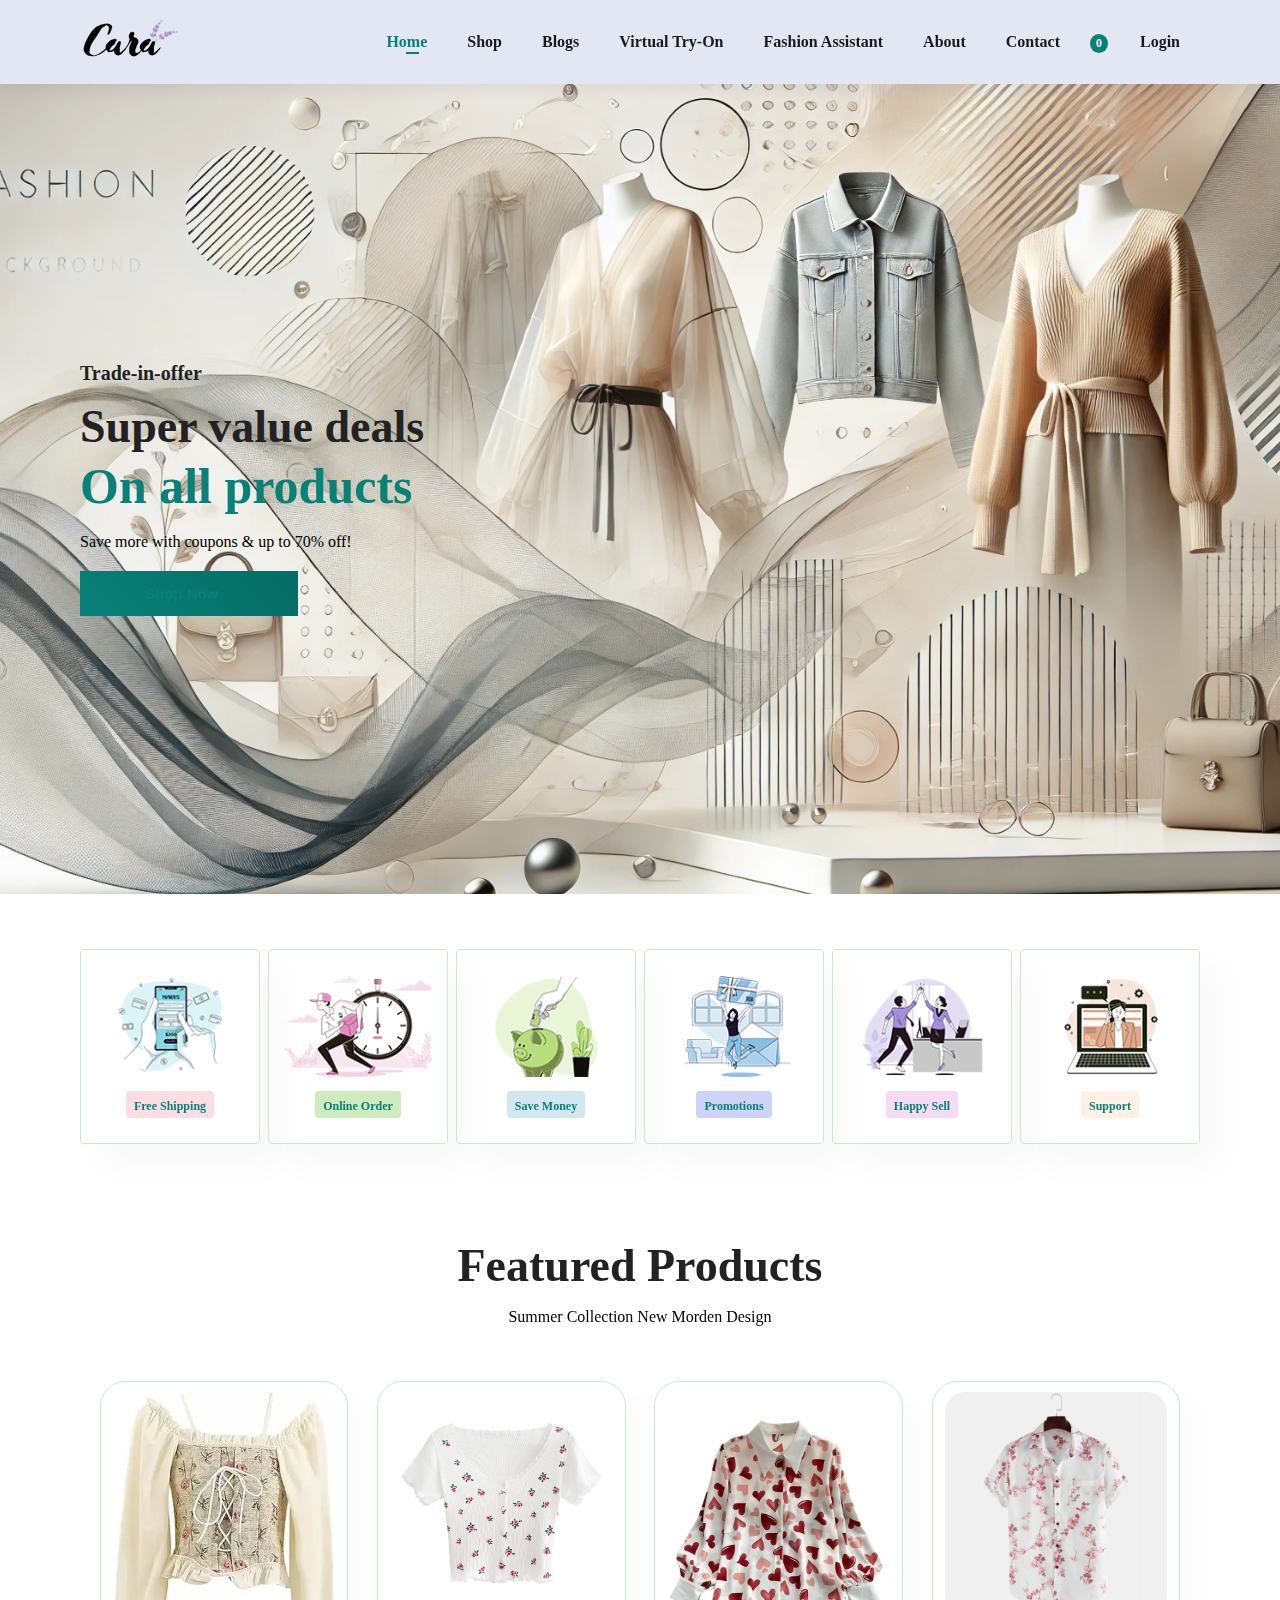
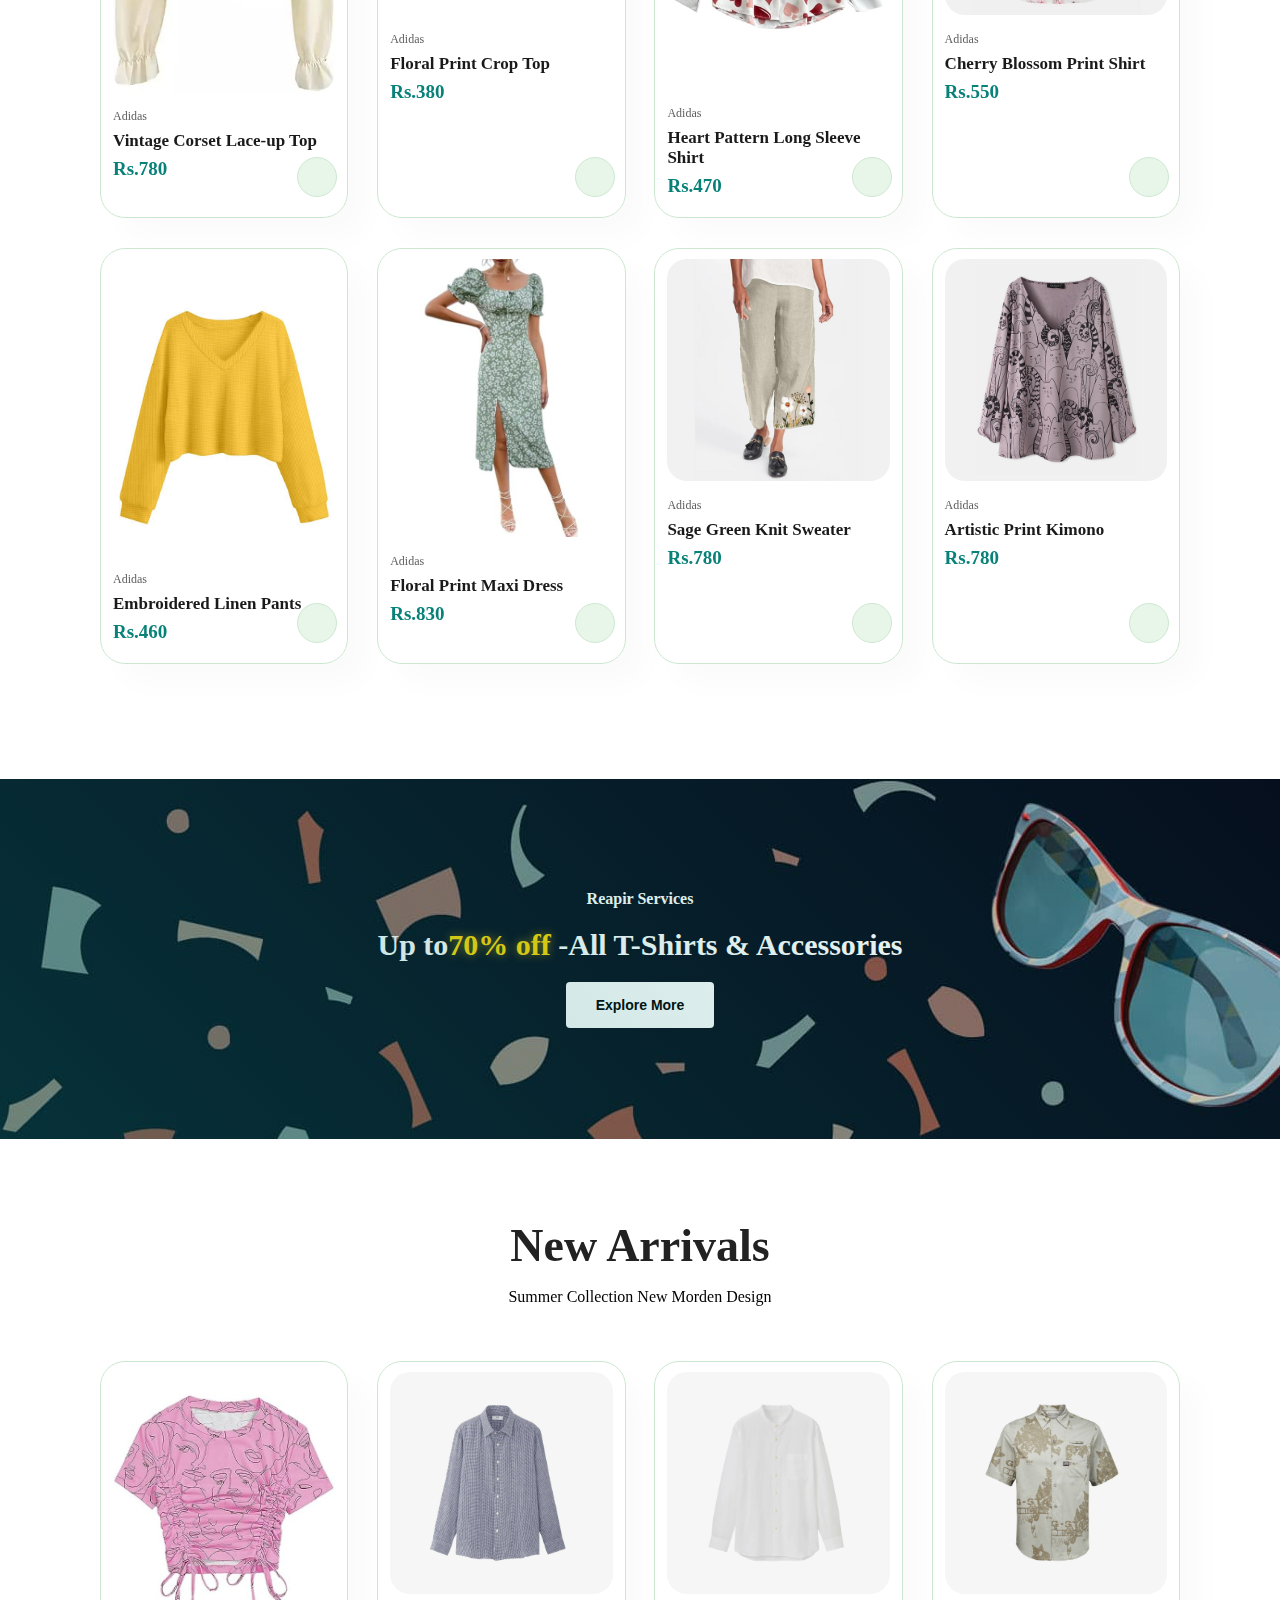
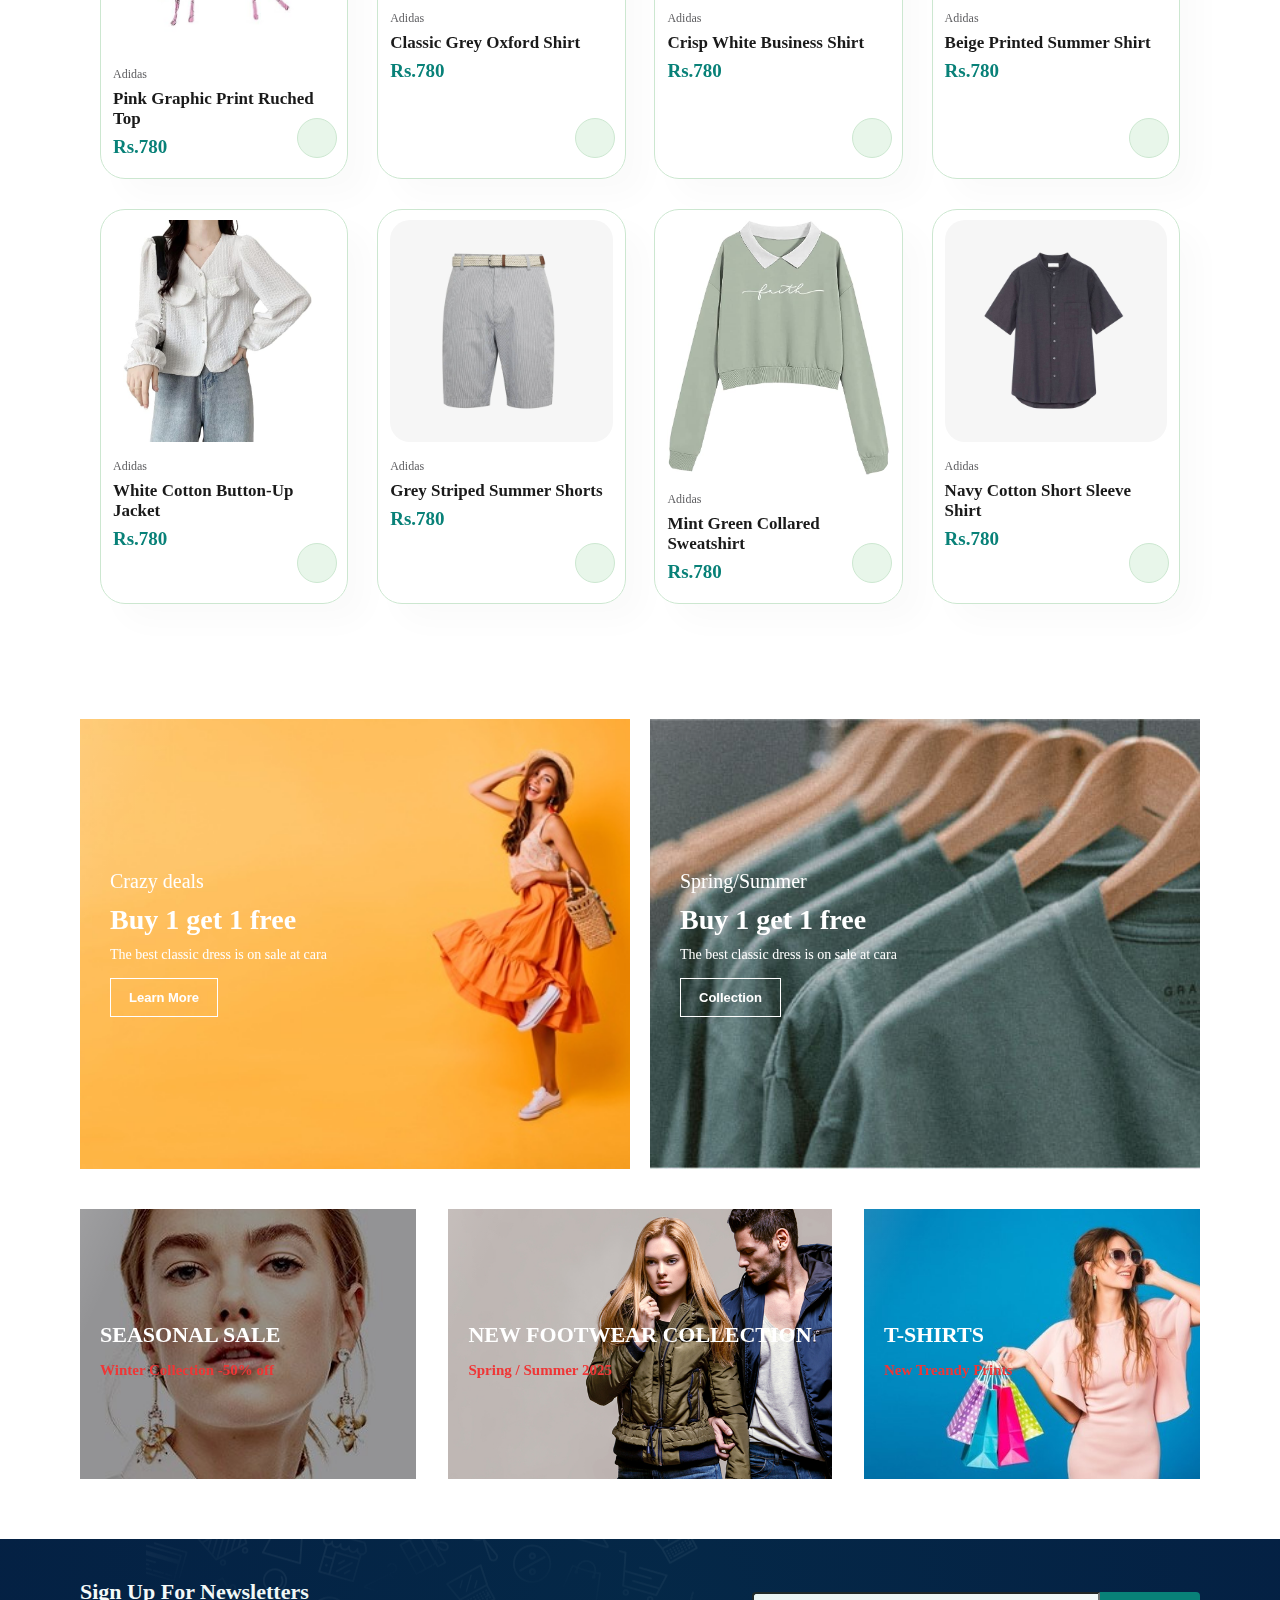
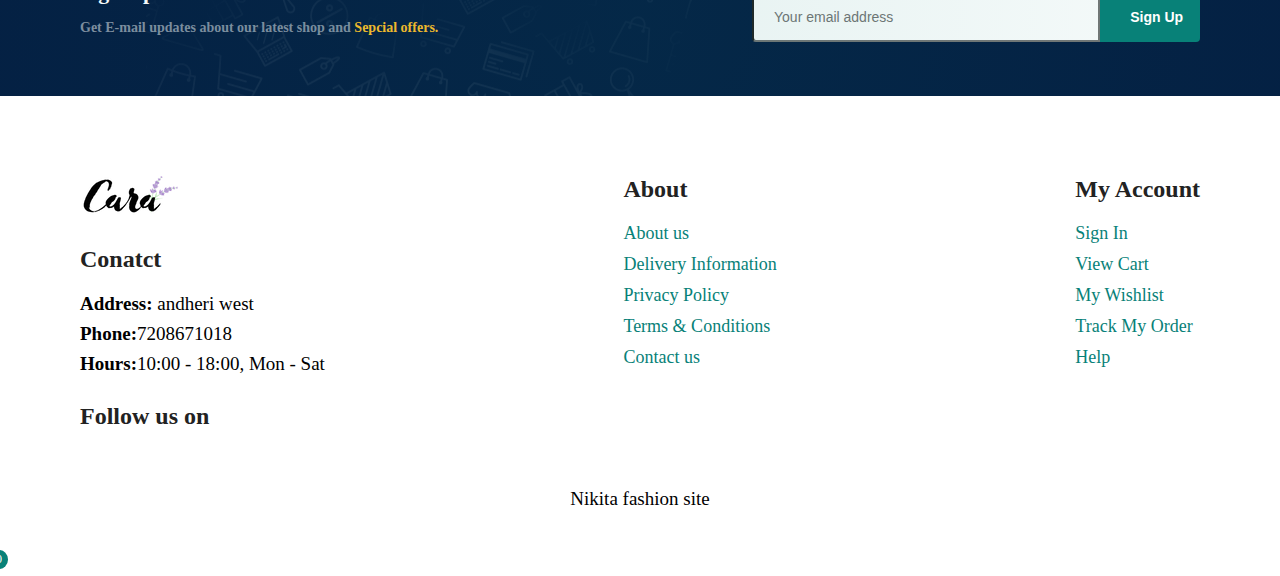
<file: index.html>
<!DOCTYPE html>
<html lang="en">
<head>
    <meta charset="UTF-8">
    <meta http-equiv="X-UA-Compatible" content="IE=edge">
    <meta name="viewport" content="width=device-width, initial-scale=1.0">
    <title>Document</title>
    <link rel="stylesheet" href="new.css">
    <link rel="stylesheet" href="https://cdnjs.cloudflare.com/ajax/libs/font-awesome/6.4.2/css/all.min.css" integrity="sha512-z3gLpd7yknf1YoNbCzqRKc4qyor8gaKU1qmn+CShxbuBusANI9QpRohGBreCFkKxLhei6S9CQXFEbbKuqLg0DA==" crossorigin="anonymous" referrerpolicy="no-referrer" />
    <style>
        /* Enhanced Navigation */
        #navbar li a {
            transition: color 0.3s ease;
            position: relative;
            text-decoration: none;
        }

        #navbar li a::after {
            content: '';
            position: absolute;
            bottom: -4px;
            left: 0;
            width: 0;
            height: 2px;
            background-color: #088178;
            transition: width 0.3s ease;
        }

        #navbar li a:hover::after {
            width: 100%;
        }

        #navbar li a:hover {
            color: #088178;
        }

        /* Hero Section Animation Enhancement */
        #hero {
            position: relative;
            overflow: hidden;
            background-image: url('bg1.jpg');
            background-size: 120% auto;  /* Zoomed out slightly */
            background-position: center;
            background-repeat: no-repeat;
            animation: gradientBG 15s ease infinite;
        }

        @keyframes gradientBG {
            0% { background-position: center 50% }
            50% { background-position: center 55% }
            100% { background-position: center 50% }
        }

        #hero h4 {
            animation: slideInDown 1s ease-out, glowText 2s ease-in-out infinite;
        }

        #hero h2 {
            animation: slideInLeft 1s ease-out, float 3s ease-in-out infinite;
        }

        #hero h1 {
            animation: slideInRight 1s ease-out, float 3s ease-in-out infinite;
            animation-delay: 0.2s;
        }

        @keyframes glowText {
            0%, 100% { text-shadow: 0 0 5px rgba(8,129,120,0.3); }
            50% { text-shadow: 0 0 20px rgba(8,129,120,0.6); }
        }

        @keyframes float {
            0%, 100% { transform: translateY(0); }
            50% { transform: translateY(-10px); }
        }

        #hero button {
            position: relative;
            overflow: hidden;
            background: linear-gradient(45deg, #088178, #066c65);
            border: none;
            z-index: 1;
            transition: all 0.3s ease;
        }

        #hero button::before {
            content: '';
            position: absolute;
            top: 0;
            left: -100%;
            width: 100%;
            height: 100%;
            background: linear-gradient(90deg, transparent, rgba(255,255,255,0.4), transparent);
            transition: 0.5s;
            animation: shimmer 3s infinite;
        }

        @keyframes shimmer {
            0% { left: -100%; }
            100% { left: 100%; }
        }

        /* Feature Boxes Animation */
        .fe-box {
            animation: popIn 0.5s ease-out backwards;
        }

        .fe-box img {
            transition: transform 0.3s ease;
            max-width: 100%;
            height: auto;
        }

        .fe-box:hover img {
            transform: scale(1.05);
        }

        /* Product Cards Enhanced Animation */
        .pro {
            transform-style: preserve-3d;
            perspective: 1000px;
            transition: all 0.3s ease;
        }

        .pro:hover {
            transform: translateY(-5px);
            box-shadow: 0 5px 15px rgba(0,0,0,0.1);
        }

        .pro img {
            transition: transform 0.3s ease;
            max-width: 100%;
            height: auto;
        }

        .pro:hover img {
            transform: scale(1.02);
        }

        .star i {
            animation: starPulse 2s infinite;
        }

        .star i:nth-child(1) { animation-delay: 0.1s; }
        .star i:nth-child(2) { animation-delay: 0.2s; }
        .star i:nth-child(3) { animation-delay: 0.3s; }
        .star i:nth-child(4) { animation-delay: 0.4s; }
        .star i:nth-child(5) { animation-delay: 0.5s; }

        @keyframes starPulse {
            0%, 100% { transform: scale(1); }
            50% { transform: scale(1.2); color: #ffd700; }
        }

        /* Banner Enhanced Animation */
        #banner {
            position: relative;
            overflow: hidden;
        }

        #banner::before {
            content: '';
            position: absolute;
            inset: 0;
            background: linear-gradient(45deg, rgba(8,129,120,0.3), transparent);
            animation: gradientMove 8s ease infinite;
        }

        @keyframes gradientMove {
            0% { transform: translateX(-50%) rotate(0deg); }
            50% { transform: translateX(50%) rotate(180deg); }
            100% { transform: translateX(-50%) rotate(360deg); }
        }

        #banner h2 span {
            display: inline-block;
            animation: bounceIn 1s ease infinite;
            color: #ffd700;
            text-shadow: 0 0 10px rgba(255,215,0,0.5);
        }

        @keyframes bounceIn {
            0%, 100% { transform: scale(1); }
            50% { transform: scale(1.1); }
        }

        /* Newsletter Enhanced Animation */
        #newsletter {
            position: relative;
            overflow: hidden;
        }

        #newsletter::before {
            content: '';
            position: absolute;
            top: -50%;
            left: -50%;
            width: 200%;
            height: 200%;
            background: radial-gradient(circle, rgba(8,129,120,0.1) 0%, transparent 70%);
            animation: rotate 20s linear infinite;
        }

        @keyframes rotate {
            0% { transform: rotate(0deg); }
            100% { transform: rotate(360deg); }
        }

        #newsletter .form input {
            transition: all 0.3s ease;
        }

        #newsletter .form input:focus {
            transform: translateY(-5px);
            box-shadow: 0 10px 20px rgba(8,129,120,0.2);
        }

        #newsletter button {
            position: relative;
            overflow: hidden;
            transition: all 0.3s ease;
        }

        #newsletter button:hover {
            transform: translateY(-5px) scale(1.05);
            box-shadow: 0 10px 20px rgba(8,129,120,0.2);
        }

        /* Footer Social Icons Enhanced Animation */
        footer .icon i {
            transition: all 0.3s ease;
        }

        footer .icon i:hover {
            animation: socialBounce 0.5s ease infinite;
            color: #088178;
        }

        @keyframes socialBounce {
            0%, 100% { transform: translateY(0); }
            50% { transform: translateY(-10px); }
        }

        /* Small Banner Box Enhanced Animation */
        .banner-box {
            position: relative;
            overflow: hidden;
            transition: all 0.5s ease;
        }

        .banner-box:hover {
            transform: translateY(-10px) scale(1.02);
        }

        .banner-box::after {
            content: '';
            position: absolute;
            top: 0;
            left: -100%;
            width: 100%;
            height: 100%;
            background: linear-gradient(90deg, transparent, rgba(255,255,255,0.3), transparent);
            transform: skewX(-25deg);
            animation: shine 3s infinite;
        }

        @keyframes shine {
            0% { left: -100%; }
            100% { left: 100%; }
        }

        /* Banner Box Images */
        .banner-box img {
            max-width: 100%;
            height: auto;
            transition: transform 0.3s ease;
        }

        .banner-box:hover img {
            transform: scale(1.02);
        }

        /* Add 3D perspective to the entire page */
        body {
            perspective: 1000px;
        }

        section {
            transform-style: preserve-3d;
            transition: none;
        }

        section:hover {
            transform: none;
        }

        .user-profile {
            position: relative;
            padding: 0 15px;
        }
        
        #userInfo {
            display: flex;
            align-items: center;
            gap: 15px;
        }
        
        #userInfo span {
            color: #1a1a1a;
        }
        
        #userName {
            color: #088178;
            font-weight: 600;
        }

        #lg-bag a {
            position: relative;
        }

        #lg-bag .cart-count {
            position: absolute;
            top: -8px;
            right: -8px;
            background: #088178;
            color: white;
            border-radius: 50%;
            padding: 2px 6px;
            font-size: 12px;
            min-width: 15px;
            text-align: center;
        }
    </style>
</head>
<body>
    
    <section id="header">
        <a href="#"><img src="logo.png" class="logo"></a>
        <div>
            <ul id="navbar">
                <li><a href="home.html" class="active">Home</a></li>
                <li><a href="shop.html">Shop</a></li>
                <li><a href="blog.html">Blogs</a></li>
                <li><a href="tryon.html">Virtual Try-On</a></li>
                <li><a href="chatbot.html">Fashion Assistant</a></li>
                <li><a href="about.html">About</a></li>
                <li><a href="contact.html">Contact</a></li>
                <li id="lg-bag"><a href="cart.html"><i class="fas fa-shopping-cart"></i><span class="cart-count">0</span></a></li>
                <li class="user-profile">
                    <a href="login.html" id="loginLink">Login</a>
                    <div id="userInfo" style="display: none;">
                        <span>Welcome, <span id="userName"></span></span>
                        <a href="#" onclick="logout()" style="color: #088178;">Logout</a>
                    </div>
                </li>
                <a href="#" id="close"><i class="fas fa-times"></i></a>
            </ul>
        </div>
        <div id="mobile">
            <a href="cart.html"><i class="fas fa-shopping-cart"></i><span class="cart-count">0</span></a>
            <i id="bar" class="fas fa-outdent"></i>
        </div>
    </section>

    <section id="hero">
        <h4>Trade-in-offer</h4>
        <h2>Super value deals</h2>
        <h1>On all products</h1>
        <p>Save more with coupons & up to 70% off! </p>
        <a href="shop.html">
            <button>Shop Now</button>
        </a>
        
    </section>

    <section id="feature" class="section-p1">
        <div class="fe-box">
            <img src="f1.png">
            <h6>Free Shipping</h6>
        </div>

        <div class="fe-box">
            <img src="f2.png">
            <h6>Online Order</h6>
        </div>

        <div class="fe-box">
            <img src="f3.png">
            <h6>Save Money</h6>
        </div>

        <div class="fe-box">
            <img src="f4.png">
            <h6>Promotions</h6>
        </div>

        <div class="fe-box">
            <img src="f5.png">
            <h6>Happy Sell</h6>
        </div>

        <div class="fe-box">
            <img src="f6.png">
            <h6>Support</h6>
        </div>
    </section>

    <section id="product1" class="section-p1">
        <h2>Featured Products</h2>
        <p>Summer Collection New Morden Design </p>
        <div class="pro-container" >
            <div class="pro" onclick="window.location.href='sproduct.html?img=f1.jpg'">
                <img src="f1.jpg" alt="Corset Style Top">
                <div class="des">
                    <span>Adidas</span>
                    <h5>Vintage Corset Lace-up Top</h5>
                    <div class="star">
                        <i class="fas fa-star"></i>
                        <i class="fas fa-star"></i>
                        <i class="fas fa-star"></i>
                        <i class="fas fa-star"></i>
                        <i class="fas fa-star"></i>
                    </div>
                    <h4>Rs.780</h4>
                </div>
                <a href="#"><i class="fal fa-shopping-cart cart"></i></a>
            </div>

            <div class="pro" onclick="window.location.href='sproduct.html?img=f2.jpg'">
                <img src="f2.jpg" alt="Floral T-shirt">
                <div class="des">
                    <span>Adidas</span>
                    <h5>Floral Print Crop Top</h5>
                    <div class="star">
                        <i class="fas fa-star"></i>
                        <i class="fas fa-star"></i>
                        <i class="fas fa-star"></i>
                        <i class="fas fa-star"></i>
                        <i class="fas fa-star"></i>
                    </div>
                    <h4>Rs.380</h4>
                </div>
                <a href="#"><i class="fal fa-shopping-cart cart"></i></a>
            </div>

            <div class="pro" onclick="window.location.href='sproduct.html?img=f3.jpg'">
                <img src="f3.jpg" alt="Heart Pattern Shirt">
                <div class="des">
                    <span>Adidas</span>
                    <h5>Heart Pattern Long Sleeve Shirt</h5>
                    <div class="star">
                        <i class="fas fa-star"></i>
                        <i class="fas fa-star"></i>
                        <i class="fas fa-star"></i>
                        <i class="fas fa-star"></i>
                        <i class="fas fa-star"></i>
                    </div>
                    <h4>Rs.470</h4>
                </div>
                <a href="#"><i class="fal fa-shopping-cart cart"></i></a>
            </div>

            <div class="pro" onclick="window.location.href='sproduct.html?img=f4.jpg'">
                <img src="f4.jpg" alt="Floral Shirt">
                <div class="des">
                    <span>Adidas</span>
                    <h5>Cherry Blossom Print Shirt</h5>
                    <div class="star">
                        <i class="fas fa-star"></i>
                        <i class="fas fa-star"></i>
                        <i class="fas fa-star"></i>
                        <i class="fas fa-star"></i>
                        <i class="fas fa-star"></i>
                    </div>
                    <h4>Rs.550</h4>
                </div>
                <a href="#"><i class="fal fa-shopping-cart cart"></i></a>
            </div>

            <div class="pro" onclick="window.location.href='sproduct.html?img=f5.jpg'">
                <img src="f5.jpg" alt="Beige Linen Pants">
                <div class="des">
                    <span>Adidas</span>
                    <h5>Embroidered Linen Pants</h5>
                    <div class="star">
                        <i class="fas fa-star"></i>
                        <i class="fas fa-star"></i>
                        <i class="fas fa-star"></i>
                        <i class="fas fa-star"></i>
                        <i class="fas fa-star"></i>
                    </div>
                    <h4>Rs.460</h4>
                </div>
                <a href="#"><i class="fal fa-shopping-cart cart"></i></a>
            </div>

            <div class="pro" onclick="window.location.href='sproduct.html?img=f6.jpg'">
                <img src="f6.jpg" alt="Floral Maxi Dress">
                <div class="des">
                    <span>Adidas</span>
                    <h5>Floral Print Maxi Dress</h5>
                    <div class="star">
                        <i class="fas fa-star"></i>
                        <i class="fas fa-star"></i>
                        <i class="fas fa-star"></i>
                        <i class="fas fa-star"></i>
                        <i class="fas fa-star"></i>
                    </div>
                    <h4>Rs.830</h4>
                </div>
                <a href="#"><i class="fal fa-shopping-cart cart"></i></a>
            </div>

            <div class="pro" onclick="window.location.href='sproduct.html?img=f7.jpg'">
                <img src="f7.jpg" alt="Sage Green Sweater">
                <div class="des">
                    <span>Adidas</span>
                    <h5>Sage Green Knit Sweater</h5>
                    <div class="star">
                        <i class="fas fa-star"></i>
                        <i class="fas fa-star"></i>
                        <i class="fas fa-star"></i>
                        <i class="fas fa-star"></i>
                        <i class="fas fa-star"></i>
                    </div>
                    <h4>Rs.780</h4>
                </div>
                <a href="#"><i class="fal fa-shopping-cart cart"></i></a>
            </div>

            <div class="pro" onclick="window.location.href='sproduct.html?img=f8.jpg'">
                <img src="f8.jpg" alt="Printed Kimono">
                <div class="des">
                    <span>Adidas</span>
                    <h5>Artistic Print Kimono</h5>
                    <div class="star">
                        <i class="fas fa-star"></i>
                        <i class="fas fa-star"></i>
                        <i class="fas fa-star"></i>
                        <i class="fas fa-star"></i>
                        <i class="fas fa-star"></i>
                    </div>
                    <h4>Rs.780</h4>
                </div>
                <a href="#"><i class="fal fa-shopping-cart cart"></i></a>
            </div>

        </div>

    </section>

    <section id="banner" class="section-m1">
        <h4>Reapir Services</h4>
        <h2>Up to<span>70% off</span> -All T-Shirts & Accessories</h2>
        <button class="normal">Explore More</button>
    </section>

    <section id="product1" class="section-p1">
        <h2>New Arrivals</h2>
        <p>Summer Collection New Morden Design </p>
        <div class="pro-container">
            <div class="pro" onclick="window.location.href='sproduct.html?img=n1.jpg'">
                <img src="n1.jpg" alt="Pink Graphic Print Top">
                <div class="des">
                    <span>Adidas</span>
                    <h5>Pink Graphic Print Ruched Top</h5>
                    <div class="star">
                        <i class="fas fa-star"></i>
                        <i class="fas fa-star"></i>
                        <i class="fas fa-star"></i>
                        <i class="fas fa-star"></i>
                        <i class="fas fa-star"></i>
                    </div>
                    <h4>Rs.780</h4>
                </div>
                <a href="#"><i class="fal fa-shopping-cart cart"></i></a>
            </div>

            <div class="pro" onclick="window.location.href='sproduct.html?img=n2.jpg'">
                <img src="n2.jpg" alt="Grey Oxford Shirt">
                <div class="des">
                    <span>Adidas</span>
                    <h5>Classic Grey Oxford Shirt</h5>
                    <div class="star">
                        <i class="fas fa-star"></i>
                        <i class="fas fa-star"></i>
                        <i class="fas fa-star"></i>
                        <i class="fas fa-star"></i>
                        <i class="fas fa-star"></i>
                    </div>
                    <h4>Rs.780</h4>
                </div>
                <a href="#"><i class="fal fa-shopping-cart cart"></i></a>
            </div>

            <div class="pro" onclick="window.location.href='sproduct.html?img=n3.jpg'">
                <img src="n3.jpg" alt="White Business Shirt">
                <div class="des">
                    <span>Adidas</span>
                    <h5>Crisp White Business Shirt</h5>
                    <div class="star">
                        <i class="fas fa-star"></i>
                        <i class="fas fa-star"></i>
                        <i class="fas fa-star"></i>
                        <i class="fas fa-star"></i>
                        <i class="fas fa-star"></i>
                    </div>
                    <h4>Rs.780</h4>
                </div>
                <a href="#"><i class="fal fa-shopping-cart cart"></i></a>
            </div>

            <div class="pro" onclick="window.location.href='sproduct.html?img=n4.jpg'">
                <img src="n4.jpg" alt="Beige Printed Summer Shirt">
                <div class="des">
                    <span>Adidas</span>
                    <h5>Beige Printed Summer Shirt</h5>
                    <div class="star">
                        <i class="fas fa-star"></i>
                        <i class="fas fa-star"></i>
                        <i class="fas fa-star"></i>
                        <i class="fas fa-star"></i>
                        <i class="fas fa-star"></i>
                    </div>
                    <h4>Rs.780</h4>
                </div>
                <a href="#"><i class="fal fa-shopping-cart cart"></i></a>
            </div>

            <div class="pro" onclick="window.location.href='sproduct.html?img=n5.jpg'">
                <img src="n5.jpg" alt="White Button-Up Jacket">
                <div class="des">
                    <span>Adidas</span>
                    <h5>White Cotton Button-Up Jacket</h5>
                    <div class="star">
                        <i class="fas fa-star"></i>
                        <i class="fas fa-star"></i>
                        <i class="fas fa-star"></i>
                        <i class="fas fa-star"></i>
                        <i class="fas fa-star"></i>
                    </div>
                    <h4>Rs.780</h4>
                </div>
                <a href="#"><i class="fal fa-shopping-cart cart"></i></a>
            </div>

            <div class="pro" onclick="window.location.href='sproduct.html?img=n6.jpg'">
                <img src="n6.jpg" alt="Grey Striped Shorts">
                <div class="des">
                    <span>Adidas</span>
                    <h5>Grey Striped Summer Shorts</h5>
                    <div class="star">
                        <i class="fas fa-star"></i>
                        <i class="fas fa-star"></i>
                        <i class="fas fa-star"></i>
                        <i class="fas fa-star"></i>
                        <i class="fas fa-star"></i>
                    </div>
                    <h4>Rs.780</h4>
                </div>
                <a href="#"><i class="fal fa-shopping-cart cart"></i></a>
            </div>

            <div class="pro" onclick="window.location.href='sproduct.html?img=n7.jpg'">
                <img src="n7.jpg" alt="Mint Green Sweatshirt">
                <div class="des">
                    <span>Adidas</span>
                    <h5>Mint Green Collared Sweatshirt</h5>
                    <div class="star">
                        <i class="fas fa-star"></i>
                        <i class="fas fa-star"></i>
                        <i class="fas fa-star"></i>
                        <i class="fas fa-star"></i>
                        <i class="fas fa-star"></i>
                    </div>
                    <h4>Rs.780</h4>
                </div>
                <a href="#"><i class="fal fa-shopping-cart cart"></i></a>
            </div>

            <div class="pro" onclick="window.location.href='sproduct.html?img=n8.jpg'">
                <img src="n8.jpg" alt="Navy Short Sleeve Shirt">
                <div class="des">
                    <span>Adidas</span>
                    <h5>Navy Cotton Short Sleeve Shirt</h5>
                    <div class="star">
                        <i class="fas fa-star"></i>
                        <i class="fas fa-star"></i>
                        <i class="fas fa-star"></i>
                        <i class="fas fa-star"></i>
                        <i class="fas fa-star"></i>
                    </div>
                    <h4>Rs.780</h4>
                </div>
                <a href="#"><i class="fal fa-shopping-cart cart"></i></a>
            </div>

        </div>

    </section>

    <section id="sm-banner" class="section-p1">
        <div class="banner-box">
            <h4>Crazy deals</h4>
            <h2>Buy 1 get 1 free</h2>
            <span>The best classic dress is on sale at cara</span>
            <button class="white" onclick="window.location.href='special-offer.html'">Learn More</button>
        </div>

        <div class="banner-box banner-box2">
            <h4>Spring/Summer</h4>
            <h2>Buy 1 get 1 free</h2>
            <span>The best classic dress is on sale at cara</span>
            <button class="white">Collection</button>
        </div>
    </section>

    <section id="banner3">
        <div class="banner-box">
            <h2>SEASONAL SALE</h2>
            <h3>Winter Collection -50% off</h3>
        </div>

        <div class="banner-box banner-box2">
            <h2>NEW FOOTWEAR COLLECTION</h2>
            <h3>Spring / Summer 2025</h3>
        </div>

        <div class="banner-box banner-box3">
            <h2>T-SHIRTS</h2>
            <h3>New Treandy Prints</h3>
        </div>

    </section>

    <section id="newsletter" class="section-p1 section-m1">
        <div class="newstext">
            <h4>Sign Up For Newsletters</h4>
            <p>Get E-mail updates about our latest shop and <span>Sepcial offers.</span>
            </p>
        </div>
        <div class="form">
            <input type="text" placeholder="Your email address">
            <button class="normal">Sign Up</button>
        </div>
    </section>

    <footer class="section-p1">
        <div class="col">
            <img class="logo" src="logo.png">
            <h4>Conatct</h4>
            <p><strong>Address:</strong> andheri west</p>
            <p><strong>Phone:</strong>7208671018</p>
            <p><strong>Hours:</strong>10:00 - 18:00, Mon - Sat</p>
            <div class="follow">
                <h4>Follow us on</h4>
                <div class="icon">
                    <i class="fab fa-facebook"></i>
                    <i class="fab fa-twitter"></i>
                    <i class="fab fa-instagram"></i>
                    <i class="fab fa-pinterest-p"></i>
                    <i class="fab fa-youtube"></i>
                </div>
            </div>
        </div>

        <div class="col">
            <h4>About</h4>
            <a href="#">About us</a>
            <a href="#">Delivery Information</a>
            <a href="#">Privacy Policy</a>
            <a href="#">Terms & Conditions</a>
            <a href="#">Contact us</a>
        </div>

        <div class="col">
            <h4>My Account</h4>
            <a href="#">Sign In </a>
            <a href="#">View Cart </a>
            <a href="#">My Wishlist</a>
            <a href="#">Track My Order</a>
            <a href="#">Help</a>
        </div>

        <div class="copyright">
            <p>Nikita fashion site</p>
        </div>
    </footer>

    <script src="new.js"></script>
    <script>
        // Check login status when page loads
        document.addEventListener('DOMContentLoaded', function() {
            const loginLink = document.getElementById('loginLink');
            const userInfo = document.getElementById('userInfo');
            const userName = document.getElementById('userName');
            
            // Check both localStorage and sessionStorage for user data
            const user = JSON.parse(localStorage.getItem('currentUser')) || 
                        JSON.parse(sessionStorage.getItem('currentUser'));
            
            if (user) {
                // User is logged in
                loginLink.style.display = 'none';
                userInfo.style.display = 'flex';
                userName.textContent = user.fullname;
            } else {
                // User is not logged in
                loginLink.style.display = 'block';
                userInfo.style.display = 'none';
            }
        });

        // Logout function
        function logout() {
            // Clear both storages
            localStorage.removeItem('currentUser');
            sessionStorage.removeItem('currentUser');
            
            // Show success message
            Swal.fire({
                title: 'Logged Out!',
                text: 'You have been successfully logged out',
                icon: 'success',
                confirmButtonColor: '#088178'
            }).then(() => {
                window.location.href = 'login.html';
            });
        }

        async function generateTryOn() {
            const loading = document.querySelector('.loading');
            const generateBtn = document.getElementById('generateBtn');
            
            // Show loading state
            loading.style.display = 'block';
            generateBtn.disabled = true;

            try {
                const clothingFile = document.getElementById('clothingInput').files[0];
                const modelFile = document.getElementById('modelInput').files[0];

                const formData = new FormData();
                formData.append('clothing', clothingFile);
                formData.append('model', modelFile);

                const response = await fetch('YOUR_API_ENDPOINT', {
                    method: 'POST',
                    body: formData,
                    headers: {
                        'Authorization': 'YOUR_API_KEY'
                    }
                });

                const data = await response.json();
                
                if (data.success) {
                    document.getElementById('resultPreview').src = data.resultUrl;
                } else {
                    throw new Error(data.message);
                }
            } catch (error) {
                Swal.fire({
                    title: 'Error!',
                    text: error.message || 'Failed to generate try-on preview',
                    icon: 'error',
                    confirmButtonColor: '#088178'
                });
            } finally {
                loading.style.display = 'none';
                generateBtn.disabled = false;
            }
        }
    </script>
</body>
</html>

<head>
    <style>
        #lg-bag {
            position: relative;
        }
        
        .cart-count {
            position: absolute;
            top: -8px;
            right: -8px;
            background: #088178;
            color: white;
            border-radius: 50%;
            padding: 2px 6px;
            font-size: 12px;
            min-width: 15px;
            text-align: center;
        }
    </style>
</head>

<body>
    <!-- In your navbar, update the cart icon -->
    <li id="lg-bag">
        <a href="cart.html">
            <i class="far fa-shopping-bag"></i>
            <span class="cart-count">0</span>
        </a>
    </li>

    <!-- Add this before closing body tag -->
    <script>
        function updateCartCount() {
            const cart = JSON.parse(localStorage.getItem('cart')) || [];
            const cartCount = document.querySelector('.cart-count');
            if (cartCount) {
                cartCount.textContent = cart.length;
            }
        }

        // Update cart count on page load
        document.addEventListener('DOMContentLoaded', updateCartCount);
    </script>
</body>
</file>
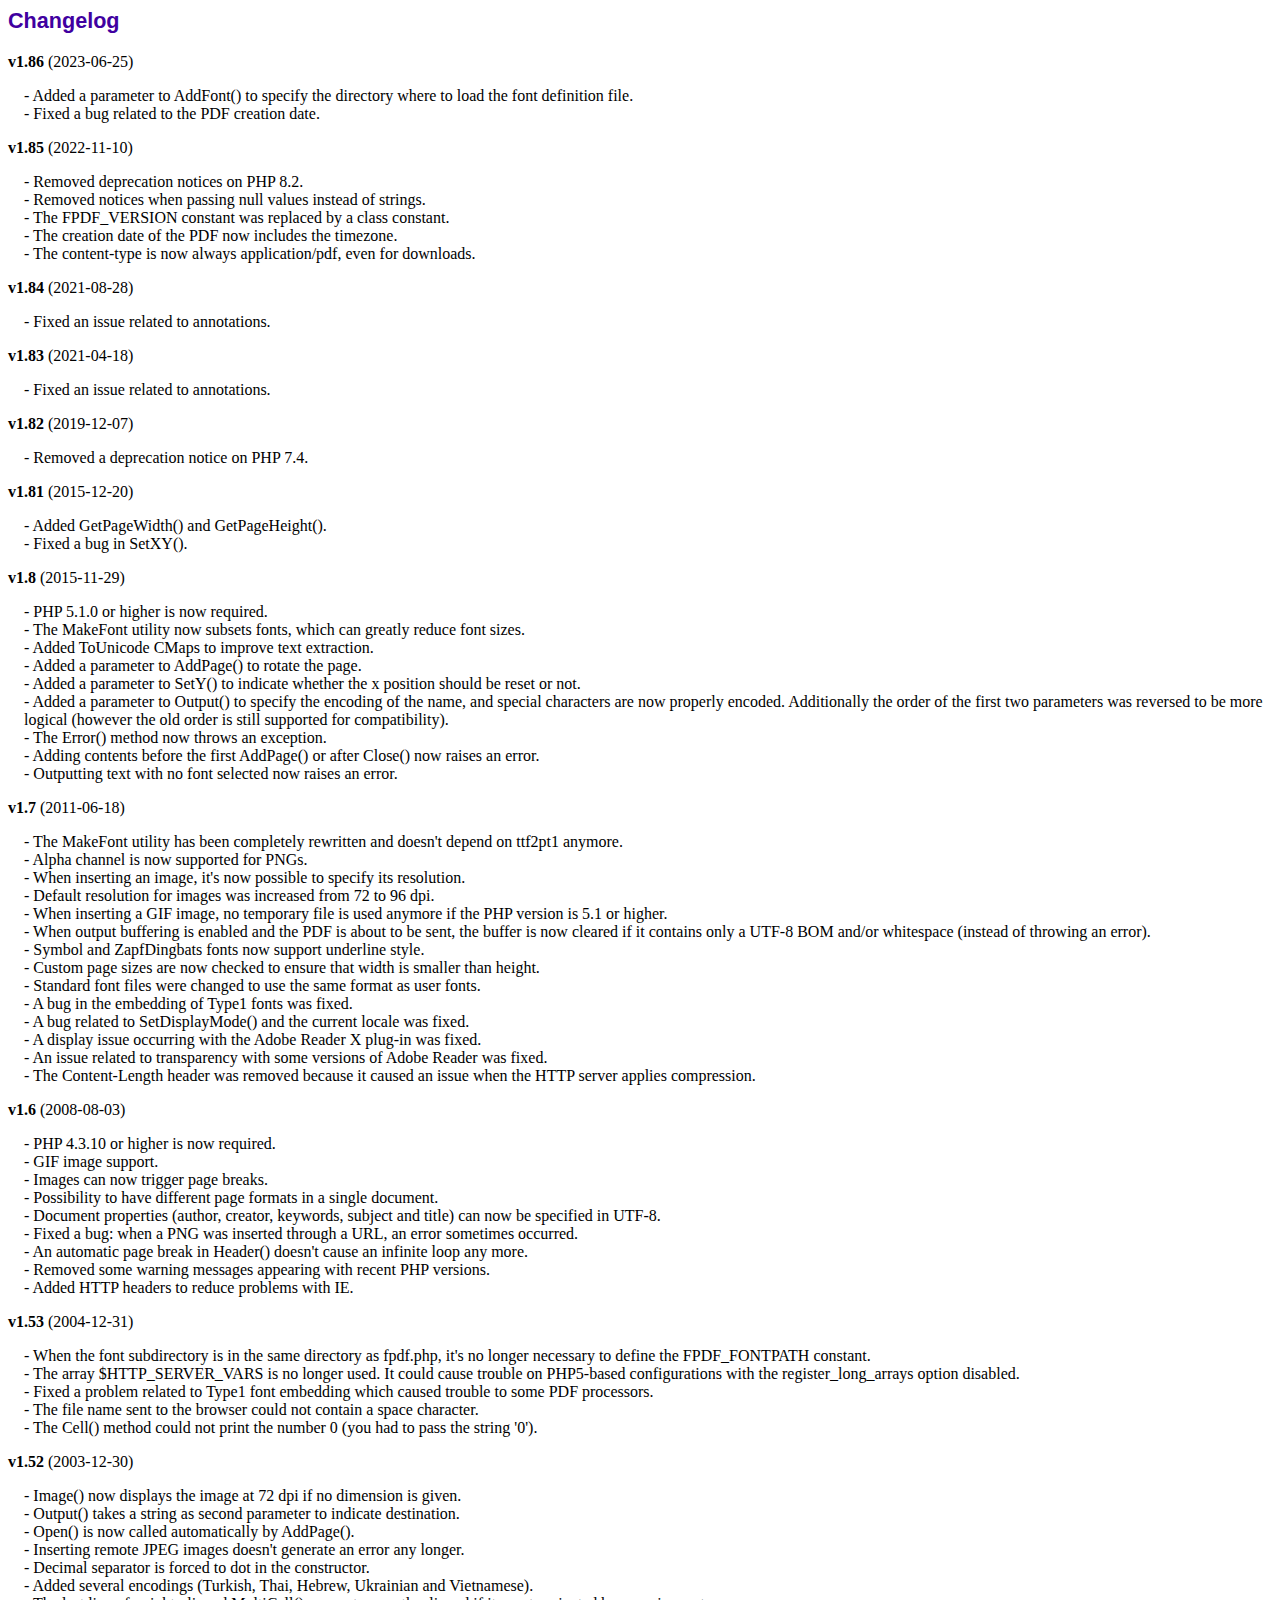
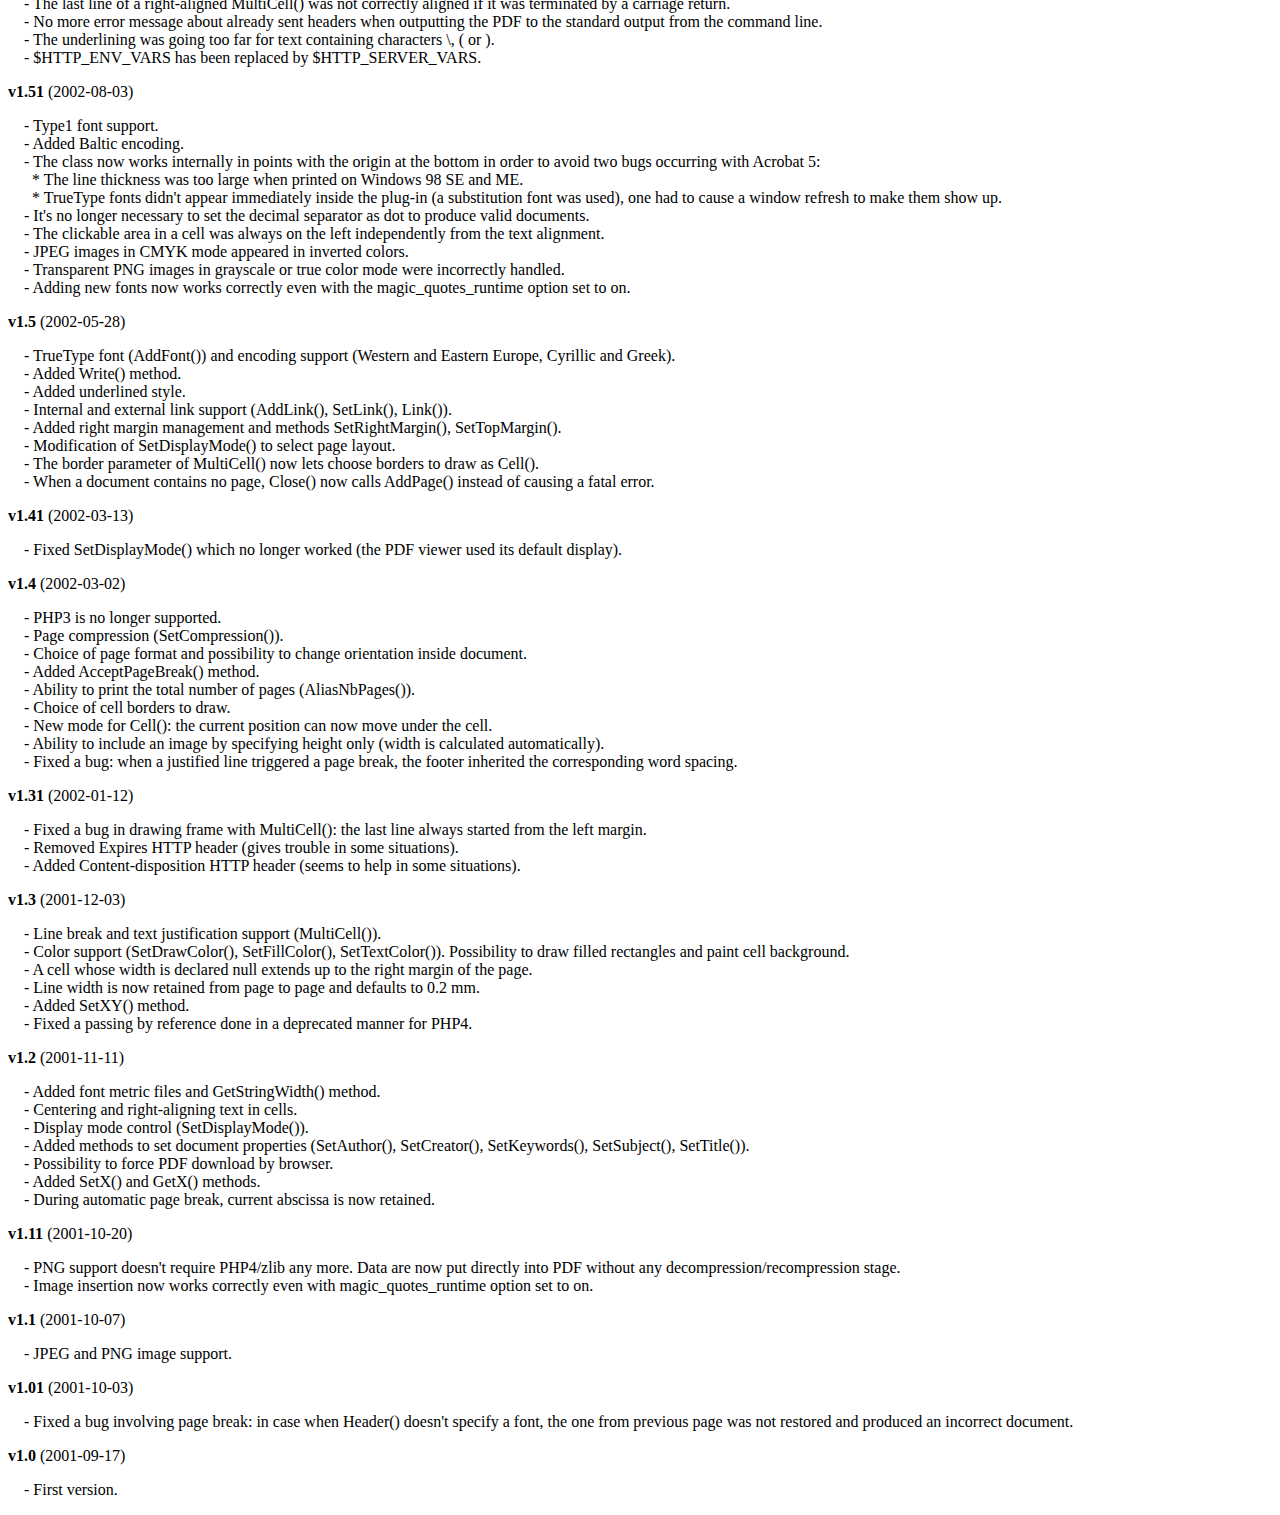
<file: changelog.htm>
<!DOCTYPE html PUBLIC "-//W3C//DTD HTML 4.01 Transitional//EN">
<html>
<head>
<meta http-equiv="Content-Type" content="text/html; charset=UTF-8">
<title>Changelog</title>
<link type="text/css" rel="stylesheet" href="fpdf.css">
<style type="text/css">
dd {margin:1em 0 1em 1em}
</style>
</head>
<body>
<h1>Changelog</h1>
<dl>
<dt><strong>v1.86</strong> (2023-06-25)</dt>
<dd>
- Added a parameter to AddFont() to specify the directory where to load the font definition file.<br>
- Fixed a bug related to the PDF creation date.<br>
</dd>
<dt><strong>v1.85</strong> (2022-11-10)</dt>
<dd>
- Removed deprecation notices on PHP 8.2.<br>
- Removed notices when passing null values instead of strings.<br>
- The FPDF_VERSION constant was replaced by a class constant.<br>
- The creation date of the PDF now includes the timezone.<br>
- The content-type is now always application/pdf, even for downloads.<br>
</dd>
<dt><strong>v1.84</strong> (2021-08-28)</dt>
<dd>
- Fixed an issue related to annotations.<br>
</dd>
<dt><strong>v1.83</strong> (2021-04-18)</dt>
<dd>
- Fixed an issue related to annotations.<br>
</dd>
<dt><strong>v1.82</strong> (2019-12-07)</dt>
<dd>
- Removed a deprecation notice on PHP 7.4.<br>
</dd>
<dt><strong>v1.81</strong> (2015-12-20)</dt>
<dd>
- Added GetPageWidth() and GetPageHeight().<br>
- Fixed a bug in SetXY().<br>
</dd>
<dt><strong>v1.8</strong> (2015-11-29)</dt>
<dd>
- PHP 5.1.0 or higher is now required.<br>
- The MakeFont utility now subsets fonts, which can greatly reduce font sizes.<br>
- Added ToUnicode CMaps to improve text extraction.<br>
- Added a parameter to AddPage() to rotate the page.<br>
- Added a parameter to SetY() to indicate whether the x position should be reset or not.<br>
- Added a parameter to Output() to specify the encoding of the name, and special characters are now properly encoded. Additionally the order of the first two parameters was reversed to be more logical (however the old order is still supported for compatibility).<br>
- The Error() method now throws an exception.<br>
- Adding contents before the first AddPage() or after Close() now raises an error.<br>
- Outputting text with no font selected now raises an error.<br>
</dd>
<dt><strong>v1.7</strong> (2011-06-18)</dt>
<dd>
- The MakeFont utility has been completely rewritten and doesn't depend on ttf2pt1 anymore.<br>
- Alpha channel is now supported for PNGs.<br>
- When inserting an image, it's now possible to specify its resolution.<br>
- Default resolution for images was increased from 72 to 96 dpi.<br>
- When inserting a GIF image, no temporary file is used anymore if the PHP version is 5.1 or higher.<br>
- When output buffering is enabled and the PDF is about to be sent, the buffer is now cleared if it contains only a UTF-8 BOM and/or whitespace (instead of throwing an error).<br>
- Symbol and ZapfDingbats fonts now support underline style.<br>
- Custom page sizes are now checked to ensure that width is smaller than height.<br>
- Standard font files were changed to use the same format as user fonts.<br>
- A bug in the embedding of Type1 fonts was fixed.<br>
- A bug related to SetDisplayMode() and the current locale was fixed.<br>
- A display issue occurring with the Adobe Reader X plug-in was fixed.<br>
- An issue related to transparency with some versions of Adobe Reader was fixed.<br>
- The Content-Length header was removed because it caused an issue when the HTTP server applies compression.<br>
</dd>
<dt><strong>v1.6</strong> (2008-08-03)</dt>
<dd>
- PHP 4.3.10 or higher is now required.<br>
- GIF image support.<br>
- Images can now trigger page breaks.<br>
- Possibility to have different page formats in a single document.<br>
- Document properties (author, creator, keywords, subject and title) can now be specified in UTF-8.<br>
- Fixed a bug: when a PNG was inserted through a URL, an error sometimes occurred.<br>
- An automatic page break in Header() doesn't cause an infinite loop any more.<br>
- Removed some warning messages appearing with recent PHP versions.<br>
- Added HTTP headers to reduce problems with IE.<br>
</dd>
<dt><strong>v1.53</strong> (2004-12-31)</dt>
<dd>
- When the font subdirectory is in the same directory as fpdf.php, it's no longer necessary to define the FPDF_FONTPATH constant.<br>
- The array $HTTP_SERVER_VARS is no longer used. It could cause trouble on PHP5-based configurations with the register_long_arrays option disabled.<br>
- Fixed a problem related to Type1 font embedding which caused trouble to some PDF processors.<br>
- The file name sent to the browser could not contain a space character.<br>
- The Cell() method could not print the number 0 (you had to pass the string '0').<br>
</dd>
<dt><strong>v1.52</strong> (2003-12-30)</dt>
<dd>
- Image() now displays the image at 72 dpi if no dimension is given.<br>
- Output() takes a string as second parameter to indicate destination.<br>
- Open() is now called automatically by AddPage().<br>
- Inserting remote JPEG images doesn't generate an error any longer.<br>
- Decimal separator is forced to dot in the constructor.<br>
- Added several encodings (Turkish, Thai, Hebrew, Ukrainian and Vietnamese).<br>
- The last line of a right-aligned MultiCell() was not correctly aligned if it was terminated by a carriage return.<br>
- No more error message about already sent headers when outputting the PDF to the standard output from the command line.<br>
- The underlining was going too far for text containing characters \, ( or ).<br>
- $HTTP_ENV_VARS has been replaced by $HTTP_SERVER_VARS.<br>
</dd>
<dt><strong>v1.51</strong> (2002-08-03)</dt>
<dd>
- Type1 font support.<br>
- Added Baltic encoding.<br>
- The class now works internally in points with the origin at the bottom in order to avoid two bugs occurring with Acrobat 5:<br>&nbsp;&nbsp;* The line thickness was too large when printed on Windows 98 SE and ME.<br>&nbsp;&nbsp;* TrueType fonts didn't appear immediately inside the plug-in (a substitution font was used), one had to cause a window refresh to make them show up.<br>
- It's no longer necessary to set the decimal separator as dot to produce valid documents.<br>
- The clickable area in a cell was always on the left independently from the text alignment.<br>
- JPEG images in CMYK mode appeared in inverted colors.<br>
- Transparent PNG images in grayscale or true color mode were incorrectly handled.<br>
- Adding new fonts now works correctly even with the magic_quotes_runtime option set to on.<br>
</dd>
<dt><strong>v1.5</strong> (2002-05-28)</dt>
<dd>
- TrueType font (AddFont()) and encoding support (Western and Eastern Europe, Cyrillic and Greek).<br>
- Added Write() method.<br>
- Added underlined style.<br>
- Internal and external link support (AddLink(), SetLink(), Link()).<br>
- Added right margin management and methods SetRightMargin(), SetTopMargin().<br>
- Modification of SetDisplayMode() to select page layout.<br>
- The border parameter of MultiCell() now lets choose borders to draw as Cell().<br>
- When a document contains no page, Close() now calls AddPage() instead of causing a fatal error.<br>
</dd>
<dt><strong>v1.41</strong> (2002-03-13)</dt>
<dd>
- Fixed SetDisplayMode() which no longer worked (the PDF viewer used its default display).<br>
</dd>
<dt><strong>v1.4</strong> (2002-03-02)</dt>
<dd>
- PHP3 is no longer supported.<br>
- Page compression (SetCompression()).<br>
- Choice of page format and possibility to change orientation inside document.<br>
- Added AcceptPageBreak() method.<br>
- Ability to print the total number of pages (AliasNbPages()).<br>
- Choice of cell borders to draw.<br>
- New mode for Cell(): the current position can now move under the cell.<br>
- Ability to include an image by specifying height only (width is calculated automatically).<br>
- Fixed a bug: when a justified line triggered a page break, the footer inherited the corresponding word spacing.<br>
</dd>
<dt><strong>v1.31</strong> (2002-01-12)</dt>
<dd>
- Fixed a bug in drawing frame with MultiCell(): the last line always started from the left margin.<br>
- Removed Expires HTTP header (gives trouble in some situations).<br>
- Added Content-disposition HTTP header (seems to help in some situations).<br>
</dd>
<dt><strong>v1.3</strong> (2001-12-03)</dt>
<dd>
- Line break and text justification support (MultiCell()).<br>
- Color support (SetDrawColor(), SetFillColor(), SetTextColor()). Possibility to draw filled rectangles and paint cell background.<br>
- A cell whose width is declared null extends up to the right margin of the page.<br>
- Line width is now retained from page to page and defaults to 0.2 mm.<br>
- Added SetXY() method.<br>
- Fixed a passing by reference done in a deprecated manner for PHP4.<br>
</dd>
<dt><strong>v1.2</strong> (2001-11-11)</dt>
<dd>
- Added font metric files and GetStringWidth() method.<br>
- Centering and right-aligning text in cells.<br>
- Display mode control (SetDisplayMode()).<br>
- Added methods to set document properties (SetAuthor(), SetCreator(), SetKeywords(), SetSubject(), SetTitle()).<br>
- Possibility to force PDF download by browser.<br>
- Added SetX() and GetX() methods.<br>
- During automatic page break, current abscissa is now retained.<br>
</dd>
<dt><strong>v1.11</strong> (2001-10-20)</dt>
<dd>
- PNG support doesn't require PHP4/zlib any more. Data are now put directly into PDF without any decompression/recompression stage.<br>
- Image insertion now works correctly even with magic_quotes_runtime option set to on.<br>
</dd>
<dt><strong>v1.1</strong> (2001-10-07)</dt>
<dd>
- JPEG and PNG image support.<br>
</dd>
<dt><strong>v1.01</strong> (2001-10-03)</dt>
<dd>
- Fixed a bug involving page break: in case when Header() doesn't specify a font, the one from previous page was not restored and produced an incorrect document.<br>
</dd>
<dt><strong>v1.0</strong> (2001-09-17)</dt>
<dd>
- First version.<br>
</dd>
</dl>
</body>
</html>
</file>
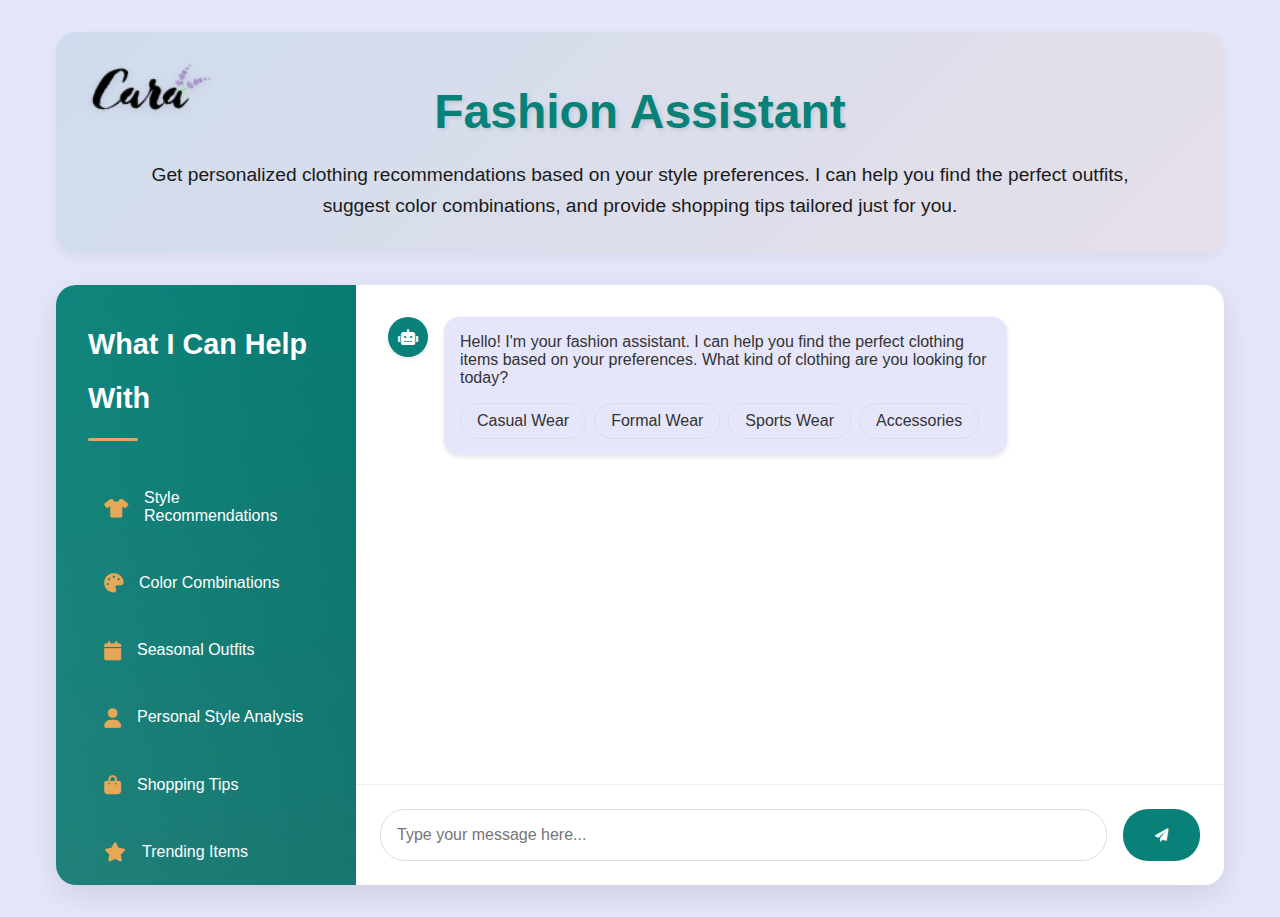
<file: chatbot.html>
<!DOCTYPE html>
<html lang="en">
<head>
    <meta charset="UTF-8">
    <meta name="viewport" content="width=device-width, initial-scale=1.0">
    <title>Fashion Assistant - Style Recommendations</title>
    <link rel="stylesheet" href="https://cdnjs.cloudflare.com/ajax/libs/font-awesome/6.0.0/css/all.min.css">
    <link rel="stylesheet" href="new.css">
    <style>
        :root {
            --primary-color: #088178;
            --secondary-color: #1a1a1a;
            --accent-color: #e6a756;
            --text-color: #333;
            --light-bg: #E6E6FA;  /* Light lavender color */
            --white: #ffffff;
        }

        * {
            margin: 0;
            padding: 0;
            box-sizing: border-box;
            font-family: 'Poppins', sans-serif;
        }

        body {
            background: var(--light-bg);
            color: var(--text-color);
        }

        .chatbot-container {
            max-width: 1200px;
            margin: 2rem auto;
            padding: 0 1rem;
        }

        .chatbot-header {
            text-align: center;
            margin-bottom: 2rem;
            position: relative;
            display: flex;
            flex-direction: column;
            align-items: center;
            padding: 2rem 1rem;
            background: linear-gradient(135deg, rgba(8,129,120,0.1), rgba(230,167,86,0.1));
            border-radius: 20px;
            box-shadow: 0 5px 15px rgba(0,0,0,0.05);
        }

        .chatbot-header .logo {
            position: absolute;
            left: 2rem;
            top: 2rem;
            transition: transform 0.3s ease;
        }

        .chatbot-header .logo:hover {
            transform: scale(1.05);
        }

        .chatbot-header .logo img {
            height: 50px;
            width: auto;
            filter: drop-shadow(0 2px 5px rgba(0,0,0,0.1));
        }

        .chatbot-header h1 {
            color: var(--primary-color);
            font-size: 3rem;
            margin-bottom: 1rem;
            font-weight: 700;
            text-shadow: 2px 2px 4px rgba(0,0,0,0.1);
            animation: fadeInDown 1s ease;
            padding-top: 1rem;
        }

        .chatbot-header p {
            color: var(--secondary-color);
            font-size: 1.2rem;
            max-width: 1000px;
            line-height: 1.6;
            margin: 0 auto;
            animation: fadeInUp 1s ease;
        }

        @keyframes fadeInDown {
            from {
                opacity: 0;
                transform: translateY(-20px);
            }
            to {
                opacity: 1;
                transform: translateY(0);
            }
        }

        @keyframes fadeInUp {
            from {
                opacity: 0;
                transform: translateY(20px);
            }
            to {
                opacity: 1;
                transform: translateY(0);
            }
        }

        .chatbot-box {
            background: var(--white);
            border-radius: 20px;
            box-shadow: 0 10px 30px rgba(0,0,0,0.1);
            overflow: hidden;
            display: flex;
            height: 600px;
            transition: transform 0.3s ease;
        }

        .chatbot-box:hover {
            transform: translateY(-5px);
        }

        .chatbot-sidebar {
            width: 300px;
            background: linear-gradient(135deg, var(--primary-color), #066c65);
            padding: 2rem;
            color: var(--white);
            position: relative;
            overflow: hidden;
        }

        .chatbot-sidebar::before {
            content: '';
            position: absolute;
            top: 0;
            left: 0;
            right: 0;
            bottom: 0;
            background: linear-gradient(45deg, rgba(255,255,255,0.1), transparent);
            pointer-events: none;
        }

        .chatbot-sidebar h2 {
            margin-bottom: 2rem;
            font-size: 1.8rem;
            color: var(--white);
            position: relative;
            padding-bottom: 1rem;
        }

        .chatbot-sidebar h2::after {
            content: '';
            position: absolute;
            bottom: 0;
            left: 0;
            width: 50px;
            height: 3px;
            background: var(--accent-color);
            border-radius: 2px;
        }

        .chatbot-sidebar ul {
            list-style: none;
        }

        .chatbot-sidebar li {
            margin-bottom: 1rem;
            display: flex;
            align-items: center;
            gap: 1rem;
            padding: 1rem;
            border-radius: 10px;
            transition: all 0.3s ease;
            cursor: pointer;
            position: relative;
            overflow: hidden;
        }

        .chatbot-sidebar li:hover {
            background: rgba(255,255,255,0.1);
            transform: translateX(5px);
        }

        .chatbot-sidebar li i {
            color: var(--accent-color);
            font-size: 1.2rem;
            transition: transform 0.3s ease;
        }

        .chatbot-sidebar li:hover i {
            transform: scale(1.2);
        }

        .chatbot-main {
            flex: 1;
            display: flex;
            flex-direction: column;
        }

        .chatbot-messages {
            flex: 1;
            padding: 2rem;
            overflow-y: auto;
        }

        .message {
            margin-bottom: 1.5rem;
            display: flex;
            align-items: flex-start;
            animation: fadeIn 0.3s ease;
        }

        @keyframes fadeIn {
            from { opacity: 0; transform: translateY(10px); }
            to { opacity: 1; transform: translateY(0); }
        }

        .message.bot {
            flex-direction: row;
        }

        .message.user {
            flex-direction: row-reverse;
        }

        .message-content {
            max-width: 70%;
            padding: 1rem;
            border-radius: 15px;
            margin: 0 1rem;
            box-shadow: 0 2px 5px rgba(0,0,0,0.1);
        }

        .message.bot .message-content {
            background: var(--light-bg);
            color: var(--text-color);
        }

        .message.user .message-content {
            background: var(--primary-color);
            color: var(--white);
        }

        .message-avatar {
            width: 40px;
            height: 40px;
            border-radius: 50%;
            display: flex;
            align-items: center;
            justify-content: center;
            background: var(--primary-color);
            color: var(--white);
            box-shadow: 0 2px 5px rgba(0,0,0,0.1);
        }

        .message.user .message-avatar {
            background: var(--secondary-color);
        }

        .chatbot-input {
            padding: 1.5rem;
            background: var(--white);
            border-top: 1px solid #eee;
            display: flex;
            gap: 1rem;
        }

        .chatbot-input input {
            flex: 1;
            padding: 1rem;
            border: 1px solid #ddd;
            border-radius: 25px;
            outline: none;
            font-size: 1rem;
            transition: border-color 0.3s ease;
        }

        .chatbot-input input:focus {
            border-color: var(--primary-color);
        }

        .chatbot-input button {
            padding: 1rem 2rem;
            background: var(--primary-color);
            color: var(--white);
            border: none;
            border-radius: 25px;
            cursor: pointer;
            transition: all 0.3s ease;
        }

        .chatbot-input button:hover {
            background: #066c65;
            transform: translateY(-2px);
        }

        .quick-options {
            display: flex;
            flex-wrap: wrap;
            gap: 0.5rem;
            margin-top: 1rem;
        }

        .quick-option {
            padding: 0.5rem 1rem;
            background: var(--light-bg);
            border-radius: 20px;
            cursor: pointer;
            transition: all 0.3s ease;
            border: 1px solid #ddd;
        }

        .quick-option:hover {
            background: var(--primary-color);
            color: var(--white);
            transform: translateY(-2px);
        }

        .product-suggestion {
            background: var(--white);
            border-radius: 10px;
            padding: 1rem;
            margin-top: 1rem;
            box-shadow: 0 2px 5px rgba(0,0,0,0.1);
            transition: transform 0.3s ease;
        }

        .product-suggestion:hover {
            transform: translateY(-5px);
        }

        .product-suggestion img {
            width: 100%;
            height: 150px;
            object-fit: cover;
            border-radius: 5px;
            margin-bottom: 0.5rem;
        }

        .product-suggestion h4 {
            color: var(--primary-color);
            margin-bottom: 0.5rem;
        }

        .product-suggestion p {
            color: var(--secondary-color);
            font-weight: bold;
        }

        .product-suggestion .price {
            color: var(--primary-color);
            font-size: 1.2rem;
            margin: 0.5rem 0;
        }

        .product-suggestion .description {
            color: #666;
            font-size: 0.9rem;
            margin-top: 0.5rem;
        }

        .style-questionnaire {
            background: var(--white);
            border-radius: 10px;
            padding: 1rem;
            margin-top: 1rem;
        }

        .price-range {
            display: flex;
            align-items: center;
            gap: 1rem;
            margin: 1rem 0;
        }

        .price-range input {
            width: 100px;
            padding: 0.5rem;
            border: 1px solid #ddd;
            border-radius: 5px;
        }

        .size-guide {
            background: var(--white);
            border-radius: 10px;
            padding: 1rem;
            margin-top: 1rem;
        }

        .size-guide table {
            width: 100%;
            border-collapse: collapse;
            margin-top: 1rem;
        }

        .size-guide th, .size-guide td {
            padding: 0.5rem;
            border: 1px solid #ddd;
            text-align: center;
        }

        .size-guide th {
            background: var(--light-bg);
        }

        .outfit-combination {
            display: flex;
            gap: 1rem;
            margin-top: 1rem;
            overflow-x: auto;
            padding: 0.5rem;
        }

        .outfit-item {
            flex: 0 0 150px;
            background: var(--white);
            border-radius: 10px;
            padding: 0.5rem;
            box-shadow: 0 2px 5px rgba(0,0,0,0.1);
        }

        .outfit-item img {
            width: 100%;
            height: 150px;
            object-fit: cover;
            border-radius: 5px;
            margin-bottom: 0.5rem;
        }

        .outfit-item h4 {
            font-size: 0.9rem;
            margin-bottom: 0.5rem;
        }

        .outfit-item .price {
            color: var(--primary-color);
            font-weight: bold;
        }

        .color-palette {
            display: flex;
            gap: 0.5rem;
            margin-top: 1rem;
        }

        .color-option {
            width: 30px;
            height: 30px;
            border-radius: 50%;
            cursor: pointer;
            border: 2px solid transparent;
            transition: all 0.3s ease;
        }

        .color-option:hover {
            transform: scale(1.1);
        }

        .color-option.selected {
            border-color: var(--primary-color);
        }

        .seasonal-tips {
            background: var(--white);
            border-radius: 10px;
            padding: 1rem;
            margin-top: 1rem;
        }

        .seasonal-tips ul {
            list-style: none;
            margin-top: 1rem;
        }

        .seasonal-tips li {
            margin-bottom: 0.5rem;
            padding-left: 1.5rem;
            position: relative;
        }

        .seasonal-tips li:before {
            content: "•";
            color: var(--primary-color);
            position: absolute;
            left: 0;
        }

        .special-offer {
            background: linear-gradient(45deg, var(--primary-color), #066c65);
            color: var(--white);
            border-radius: 10px;
            padding: 1rem;
            margin-top: 1rem;
            text-align: center;
        }

        .special-offer h3 {
            margin-bottom: 0.5rem;
        }

        .special-offer .discount {
            font-size: 2rem;
            font-weight: bold;
            margin: 0.5rem 0;
        }

        .special-offer .code {
            background: var(--white);
            color: var(--primary-color);
            padding: 0.5rem 1rem;
            border-radius: 5px;
            font-weight: bold;
            display: inline-block;
            margin-top: 0.5rem;
        }

        @media (max-width: 768px) {
            .chatbot-box {
                flex-direction: column;
            }

            .chatbot-sidebar {
                width: 100%;
                padding: 1rem;
            }

            .message-content {
                max-width: 85%;
            }
        }
    </style>
</head>
<body>
    <div class="chatbot-container">
        <div class="chatbot-header">
            <div class="logo">
                <img src="logo.png" alt="Cara Logo">
            </div>
            <h1>Fashion Assistant</h1>
            <p>Get personalized clothing recommendations based on your style preferences. I can help you find the perfect outfits, suggest color combinations, and provide shopping tips tailored just for you.</p>
        </div>

        <div class="chatbot-box">
            <div class="chatbot-sidebar">
                <h2>What I Can Help With</h2>
                <ul>
                    <li><i class="fas fa-tshirt"></i> Style Recommendations</li>
                    <li><i class="fas fa-palette"></i> Color Combinations</li>
                    <li><i class="fas fa-calendar"></i> Seasonal Outfits</li>
                    <li><i class="fas fa-user"></i> Personal Style Analysis</li>
                    <li><i class="fas fa-shopping-bag"></i> Shopping Tips</li>
                    <li><i class="fas fa-star"></i> Trending Items</li>
                    <li><i class="fas fa-percentage"></i> Special Offers</li>
                    <li><i class="fas fa-sync"></i> Outfit Combinations</li>
                </ul>
            </div>

            <div class="chatbot-main">
                <div class="chatbot-messages" id="chatMessages">
                    <div class="message bot">
                        <div class="message-avatar">
                            <i class="fas fa-robot"></i>
                        </div>
                        <div class="message-content">
                            Hello! I'm your fashion assistant. I can help you find the perfect clothing items based on your preferences. What kind of clothing are you looking for today?
                            <div class="quick-options">
                                <div class="quick-option" onclick="handleQuickOption('casual')">Casual Wear</div>
                                <div class="quick-option" onclick="handleQuickOption('formal')">Formal Wear</div>
                                <div class="quick-option" onclick="handleQuickOption('sports')">Sports Wear</div>
                                <div class="quick-option" onclick="handleQuickOption('accessories')">Accessories</div>
                            </div>
                        </div>
                    </div>
                </div>

                <div class="chatbot-input">
                    <input type="text" id="userInput" placeholder="Type your message here..." onkeypress="handleKeyPress(event)">
                    <button onclick="sendMessage()">
                        <i class="fas fa-paper-plane"></i>
                    </button>
                </div>
            </div>
        </div>
    </div>

    <script>
        const chatMessages = document.getElementById('chatMessages');
        const userInput = document.getElementById('userInput');
        let currentQuestionnaire = null;

        function addMessage(message, isUser = false) {
            const messageDiv = document.createElement('div');
            messageDiv.className = `message ${isUser ? 'user' : 'bot'}`;
            
            const avatar = document.createElement('div');
            avatar.className = 'message-avatar';
            avatar.innerHTML = isUser ? '<i class="fas fa-user"></i>' : '<i class="fas fa-robot"></i>';
            
            const content = document.createElement('div');
            content.className = 'message-content';
            content.innerHTML = message;
            
            messageDiv.appendChild(avatar);
            messageDiv.appendChild(content);
            chatMessages.appendChild(messageDiv);
            chatMessages.scrollTop = chatMessages.scrollHeight;
        }

        function handleQuickOption(option) {
            let response = '';
            switch(option) {
                case 'casual':
                    response = "I can help you with casual wear! Would you like to see some trendy casual outfits?";
                    break;
                case 'formal':
                    response = "Looking for formal wear? I can suggest some elegant options for your next formal event.";
                    break;
                case 'sports':
                    response = "Sports wear it is! I can recommend comfortable and stylish athletic clothing.";
                    break;
                case 'accessories':
                    response = "Accessories can make or break an outfit! What kind of accessories are you interested in?";
                    break;
            }
            addMessage(response);
        }

        function generateRecommendation(userMessage) {
            const message = userMessage.toLowerCase();
            let recommendation = '';

            if (message.includes('casual') || message.includes('everyday')) {
                recommendation = `
                    <div class="product-suggestion">
                        <img src="img/products/f1.jpg" alt="Casual T-Shirt">
                        <h4>Cartoon Astronaut T-Shirts</h4>
                        <p class="price">₹78.00</p>
                        <p class="description">Perfect for everyday casual wear! This comfortable t-shirt features a unique design and is made from soft, breathable fabric.</p>
                        <div class="color-palette">
                            <div class="color-option" style="background: #000000;"></div>
                            <div class="color-option" style="background: #ffffff;"></div>
                            <div class="color-option" style="background: #ff0000;"></div>
                        </div>
                        <div class="quick-options">
                            <div class="quick-option" onclick="showStyleQuestionnaire('casual')">Get More Options</div>
                            <div class="quick-option" onclick="showSizeGuide()">Size Guide</div>
                            <div class="quick-option" onclick="window.location.href='sproduct.html?img=f1.jpg'">View Details</div>
                        </div>
                    </div>
                    <div class="outfit-combination">
                        <div class="outfit-item">
                            <img src="img/products/f1.jpg" alt="T-Shirt">
                            <h4>Cartoon Astronaut T-Shirt</h4>
                            <p class="price">₹78.00</p>
                        </div>
                        <div class="outfit-item">
                            <img src="img/products/f2.jpg" alt="Jeans">
                            <h4>Classic Blue Jeans</h4>
                            <p class="price">₹1,200.00</p>
                        </div>
                        <div class="outfit-item">
                            <img src="img/products/f3.jpg" alt="Sneakers">
                            <h4>Casual Sneakers</h4>
                            <p class="price">₹2,500.00</p>
                        </div>
                    </div>
                `;
            } else if (message.includes('formal') || message.includes('business')) {
                recommendation = `
                    <div class="product-suggestion">
                        <img src="img/products/f2.jpg" alt="Formal Shirt">
                        <h4>Men's Green T-Shirt</h4>
                        <p class="price">₹85.00</p>
                        <p class="description">A versatile formal shirt that's perfect for business meetings and special occasions.</p>
                        <div class="color-palette">
                            <div class="color-option" style="background: #006400;"></div>
                            <div class="color-option" style="background: #000000;"></div>
                            <div class="color-option" style="background: #ffffff;"></div>
                        </div>
                        <div class="quick-options">
                            <div class="quick-option" onclick="showStyleQuestionnaire('formal')">Get More Options</div>
                            <div class="quick-option" onclick="showSizeGuide()">Size Guide</div>
                            <div class="quick-option" onclick="window.location.href='sproduct.html?img=f2.jpg'">View Details</div>
                        </div>
                    </div>
                    <div class="special-offer">
                        <h3>Special Offer!</h3>
                        <p>Get 20% off on formal wear</p>
                        <div class="discount">20% OFF</div>
                        <p>Use code:</p>
                        <div class="code">FORMAL20</div>
                    </div>
                `;
            } else if (message.includes('sports') || message.includes('athletic')) {
                recommendation = `
                    <div class="product-suggestion">
                        <img src="img/products/f3.jpg" alt="Sports Wear">
                        <h4>Men's Cartoon Astronaut T-Shirt</h4>
                        <p class="price">₹68.00</p>
                        <p class="description">Great for workouts and sports activities! Made from moisture-wicking fabric for maximum comfort.</p>
                        <div class="color-palette">
                            <div class="color-option" style="background: #0000ff;"></div>
                            <div class="color-option" style="background: #ff0000;"></div>
                            <div class="color-option" style="background: #ffffff;"></div>
                        </div>
                        <div class="quick-options">
                            <div class="quick-option" onclick="showStyleQuestionnaire('sports')">Get More Options</div>
                            <div class="quick-option" onclick="showSizeGuide()">Size Guide</div>
                            <div class="quick-option" onclick="window.location.href='sproduct.html?img=f3.jpg'">View Details</div>
                        </div>
                    </div>
                    <div class="seasonal-tips">
                        <h3>Sports Wear Tips</h3>
                        <ul>
                            <li>Choose moisture-wicking fabrics for better performance</li>
                            <li>Look for breathable materials to stay cool</li>
                            <li>Consider compression wear for better support</li>
                            <li>Check for UV protection in outdoor sports wear</li>
                        </ul>
                    </div>
                `;
            } else if (message.includes('accessories')) {
                recommendation = `
                    <div class="product-suggestion">
                        <img src="img/products/f4.jpg" alt="Accessories">
                        <h4>Cherry Blossom Print Shirt</h4>
                        <p class="price">₹55.00</p>
                        <p class="description">Complete your look with these stylish accessories. Perfect for adding a touch of elegance to any outfit.</p>
                        <div class="color-palette">
                            <div class="color-option" style="background: #ff69b4;"></div>
                            <div class="color-option" style="background: #ffffff;"></div>
                            <div class="color-option" style="background: #000000;"></div>
                        </div>
                        <div class="quick-options">
                            <div class="quick-option" onclick="showStyleQuestionnaire('accessories')">Get More Options</div>
                            <div class="quick-option" onclick="showSizeGuide()">Size Guide</div>
                            <div class="quick-option" onclick="window.location.href='sproduct.html?img=f4.jpg'">View Details</div>
                        </div>
                    </div>
                `;
            } else {
                recommendation = "I understand you're looking for clothing. Could you please specify what type of clothing you're interested in? For example, casual wear, formal wear, or sports wear?";
            }

            return recommendation;
        }

        function showStyleQuestionnaire(category) {
            const questions = {
                casual: {
                    question: "What's your preferred casual style?",
                    options: ["Streetwear", "Minimalist", "Bohemian", "Preppy"]
                },
                formal: {
                    question: "What occasion are you shopping for?",
                    options: ["Business", "Wedding", "Party", "Interview"]
                },
                sports: {
                    question: "What type of sports activities do you do?",
                    options: ["Running", "Gym", "Yoga", "Team Sports"]
                },
                accessories: {
                    question: "What type of accessories are you looking for?",
                    options: ["Jewelry", "Bags", "Belts", "Shoes"]
                }
            };

            const q = questions[category];
            const questionnaire = `
                <div class="style-questionnaire">
                    <h3>${q.question}</h3>
                    <div class="options">
                        ${q.options.map(opt => `
                            <div class="option" onclick="handleStyleOption('${category}', '${opt}')">${opt}</div>
                        `).join('')}
                    </div>
                </div>
            `;

            addMessage(questionnaire);
            currentQuestionnaire = category;
        }

        function handleStyleOption(category, option) {
            let response = '';
            switch(category) {
                case 'casual':
                    response = `Based on your ${option} style preference, here are some recommendations:`;
                    break;
                case 'formal':
                    response = `For ${option} occasions, consider these options:`;
                    break;
                case 'sports':
                    response = `Perfect for ${option}! Here are some suitable options:`;
                    break;
                case 'accessories':
                    response = `Here are some great ${option} options:`;
                    break;
            }
            addMessage(response);
            addMessage(generateRecommendation(`${category} ${option}`));
        }

        function showSizeGuide() {
            const sizeGuide = `
                <div class="size-guide">
                    <h3>Size Guide</h3>
                    <table>
                        <tr>
                            <th>Size</th>
                            <th>Chest (cm)</th>
                            <th>Waist (cm)</th>
                            <th>Hip (cm)</th>
                        </tr>
                        <tr>
                            <td>S</td>
                            <td>86-91</td>
                            <td>71-76</td>
                            <td>86-91</td>
                        </tr>
                        <tr>
                            <td>M</td>
                            <td>91-96</td>
                            <td>76-81</td>
                            <td>91-96</td>
                        </tr>
                        <tr>
                            <td>L</td>
                            <td>96-101</td>
                            <td>81-86</td>
                            <td>96-101</td>
                        </tr>
                    </table>
                    <p style="margin-top: 1rem; font-size: 0.9rem; color: #666;">* Measurements are approximate. Please refer to our detailed size guide for more information.</p>
                </div>
            `;
            addMessage(sizeGuide);
        }

        function showPriceRange() {
            const priceRange = `
                <div class="style-questionnaire">
                    <h3>Select Your Price Range</h3>
                    <div class="price-range">
                        <input type="number" placeholder="Min" id="minPrice">
                        <span>to</span>
                        <input type="number" placeholder="Max" id="maxPrice">
                    </div>
                    <div class="quick-options">
                        <div class="quick-option" onclick="applyPriceFilter()">Apply Filter</div>
                    </div>
                </div>
            `;
            addMessage(priceRange);
        }

        function applyPriceFilter() {
            const minPrice = document.getElementById('minPrice').value;
            const maxPrice = document.getElementById('maxPrice').value;
            addMessage(`Showing items between ₹${minPrice} and ₹${maxPrice}`);
            // Add logic to filter products based on price range
        }

        // Add event listeners for color options
        document.addEventListener('click', function(e) {
            if (e.target.classList.contains('color-option')) {
                const colorOptions = e.target.parentElement.querySelectorAll('.color-option');
                colorOptions.forEach(opt => opt.classList.remove('selected'));
                e.target.classList.add('selected');
            }
        });

        function sendMessage() {
            const message = userInput.value.trim();
            if (message) {
                addMessage(message, true);
                const response = generateRecommendation(message);
                setTimeout(() => addMessage(response), 1000);
                userInput.value = '';
            }
        }

        function handleKeyPress(event) {
            if (event.key === 'Enter') {
                sendMessage();
            }
        }
    </script>
</body>
</html>
</file>
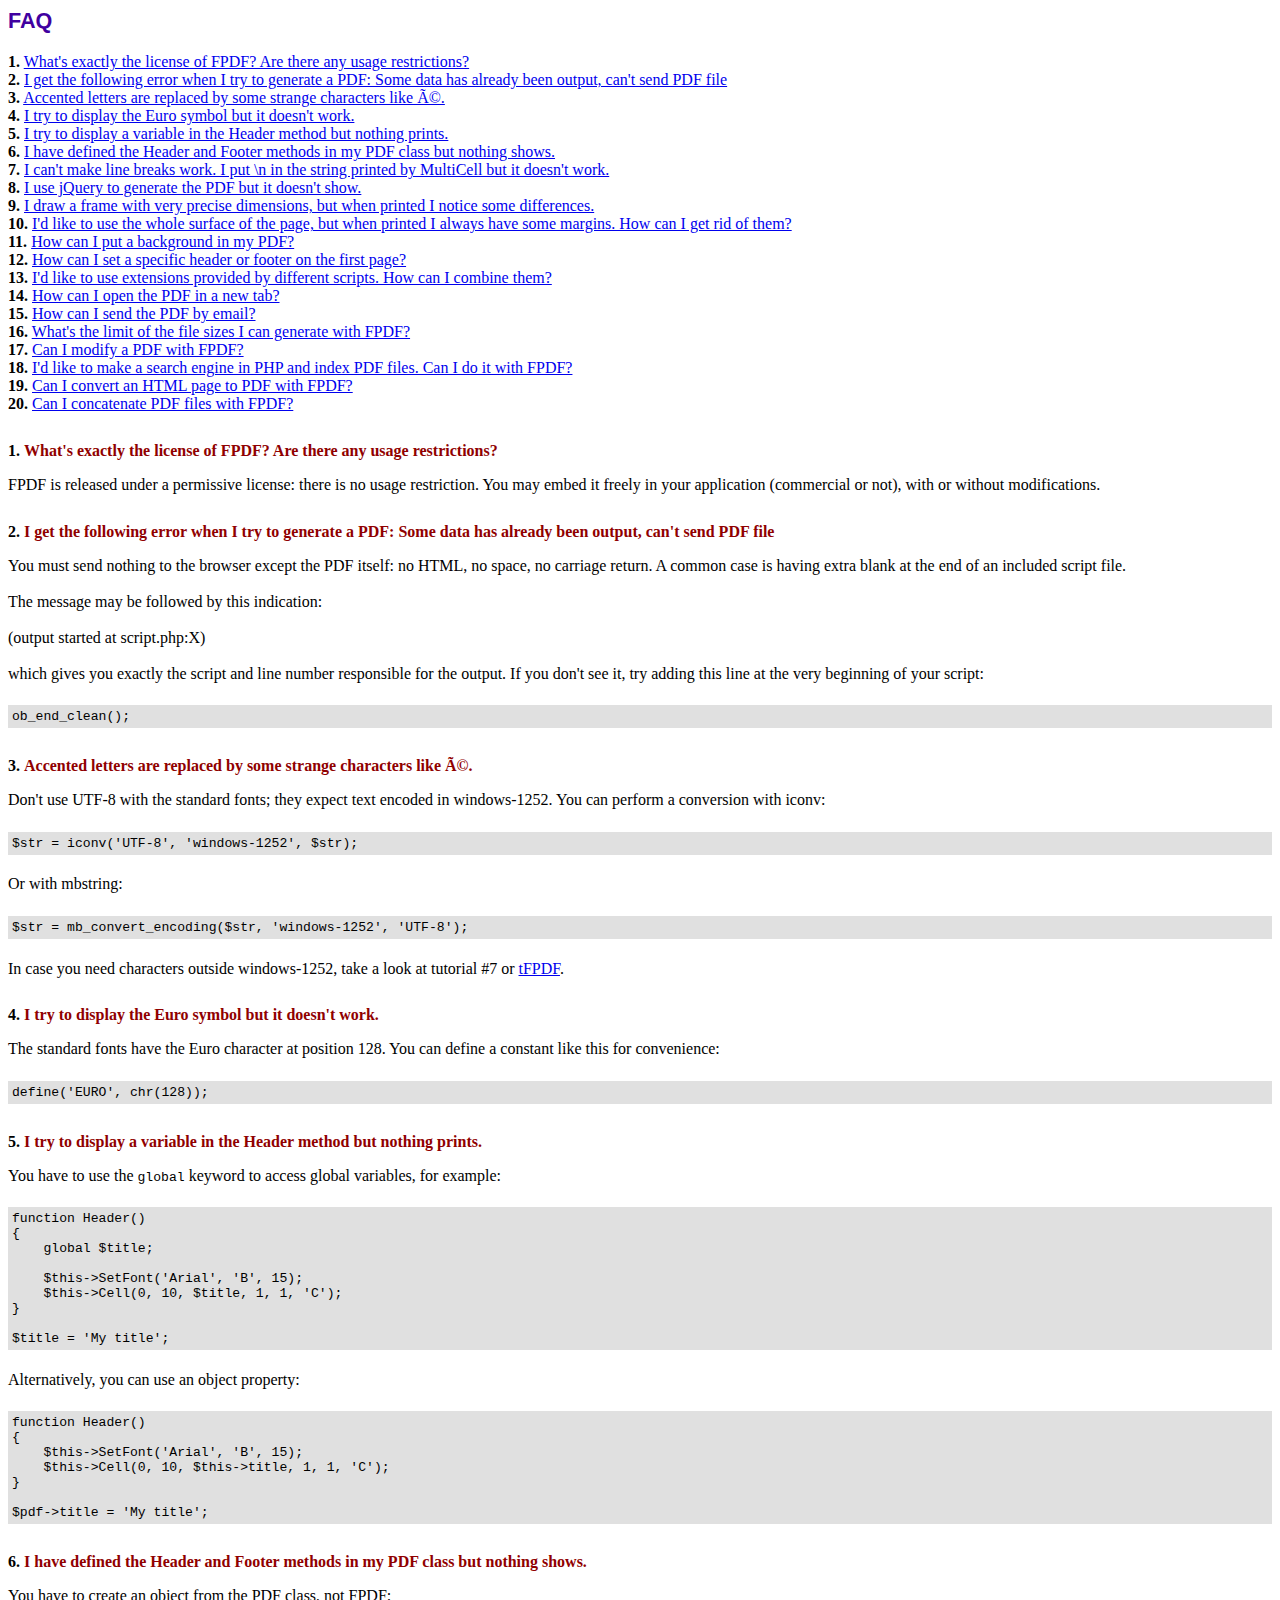
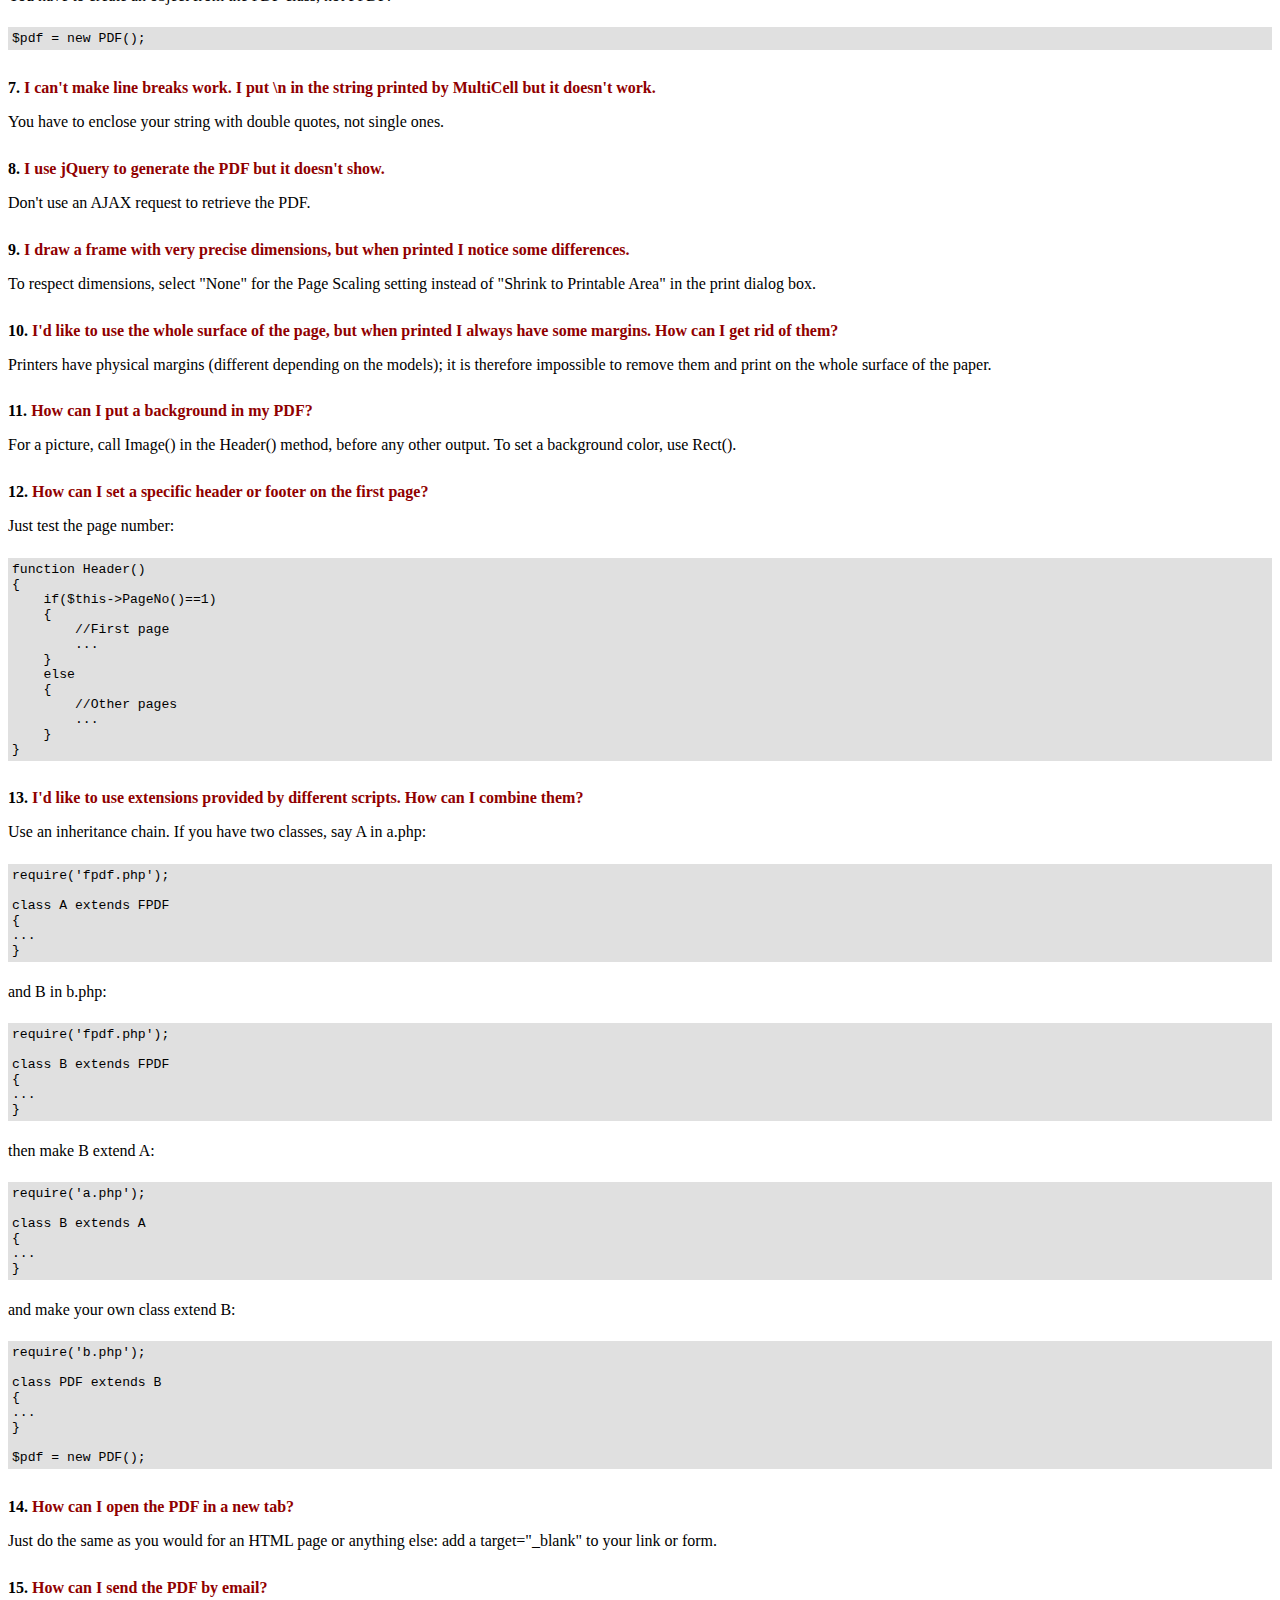
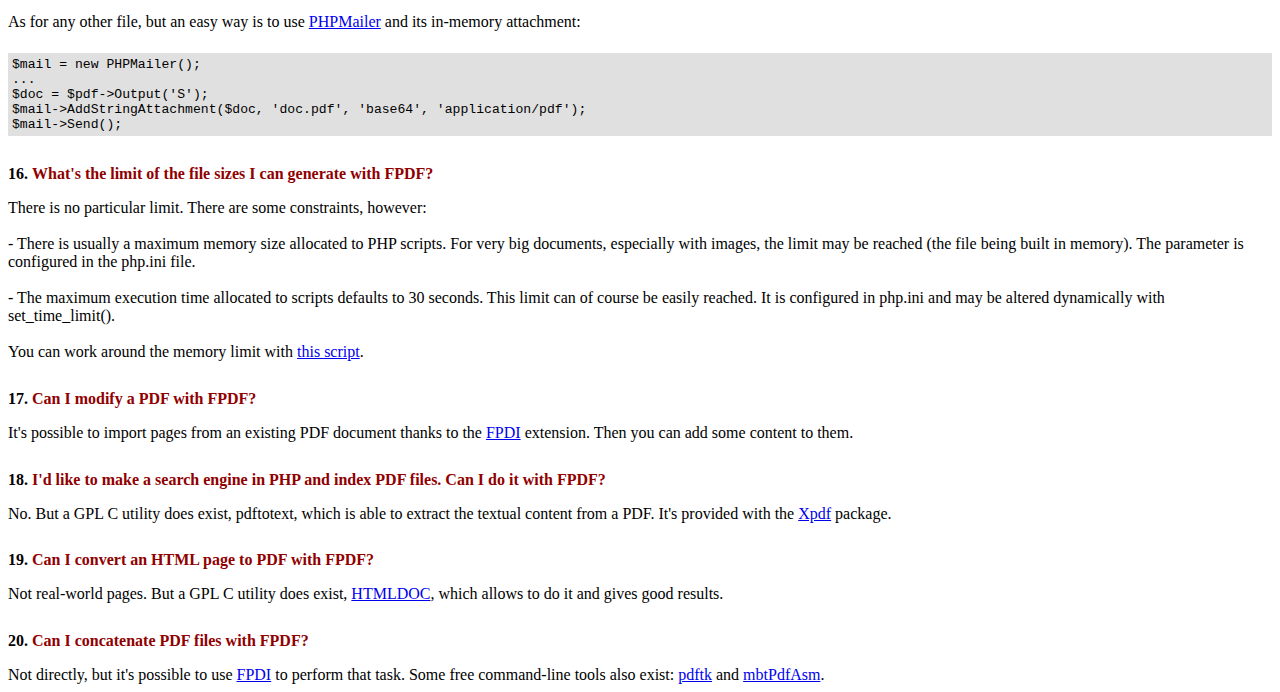
<file: FAQ.htm>
<!DOCTYPE html PUBLIC "-//W3C//DTD HTML 4.01 Transitional//EN">
<html>
<head>
<meta http-equiv="Content-Type" content="text/html; charset=UTF-8">
<title>FAQ</title>
<link type="text/css" rel="stylesheet" href="fpdf.css">
<style type="text/css">
ul {list-style-type:none; margin:0; padding:0}
ul#answers li {margin-top:1.8em}
.question {font-weight:bold; color:#900000}
</style>
</head>
<body>
<h1>FAQ</h1>
<ul>
<li><b>1.</b> <a href='#q1'>What's exactly the license of FPDF? Are there any usage restrictions?</a></li>
<li><b>2.</b> <a href='#q2'>I get the following error when I try to generate a PDF: Some data has already been output, can't send PDF file</a></li>
<li><b>3.</b> <a href='#q3'>Accented letters are replaced by some strange characters like Ã©.</a></li>
<li><b>4.</b> <a href='#q4'>I try to display the Euro symbol but it doesn't work.</a></li>
<li><b>5.</b> <a href='#q5'>I try to display a variable in the Header method but nothing prints.</a></li>
<li><b>6.</b> <a href='#q6'>I have defined the Header and Footer methods in my PDF class but nothing shows.</a></li>
<li><b>7.</b> <a href='#q7'>I can't make line breaks work. I put \n in the string printed by MultiCell but it doesn't work.</a></li>
<li><b>8.</b> <a href='#q8'>I use jQuery to generate the PDF but it doesn't show.</a></li>
<li><b>9.</b> <a href='#q9'>I draw a frame with very precise dimensions, but when printed I notice some differences.</a></li>
<li><b>10.</b> <a href='#q10'>I'd like to use the whole surface of the page, but when printed I always have some margins. How can I get rid of them?</a></li>
<li><b>11.</b> <a href='#q11'>How can I put a background in my PDF?</a></li>
<li><b>12.</b> <a href='#q12'>How can I set a specific header or footer on the first page?</a></li>
<li><b>13.</b> <a href='#q13'>I'd like to use extensions provided by different scripts. How can I combine them?</a></li>
<li><b>14.</b> <a href='#q14'>How can I open the PDF in a new tab?</a></li>
<li><b>15.</b> <a href='#q15'>How can I send the PDF by email?</a></li>
<li><b>16.</b> <a href='#q16'>What's the limit of the file sizes I can generate with FPDF?</a></li>
<li><b>17.</b> <a href='#q17'>Can I modify a PDF with FPDF?</a></li>
<li><b>18.</b> <a href='#q18'>I'd like to make a search engine in PHP and index PDF files. Can I do it with FPDF?</a></li>
<li><b>19.</b> <a href='#q19'>Can I convert an HTML page to PDF with FPDF?</a></li>
<li><b>20.</b> <a href='#q20'>Can I concatenate PDF files with FPDF?</a></li>
</ul>

<ul id='answers'>
<li id='q1'>
<p><b>1.</b> <span class='question'>What's exactly the license of FPDF? Are there any usage restrictions?</span></p>
FPDF is released under a permissive license: there is no usage restriction. You may embed it
freely in your application (commercial or not), with or without modifications.
</li>

<li id='q2'>
<p><b>2.</b> <span class='question'>I get the following error when I try to generate a PDF: Some data has already been output, can't send PDF file</span></p>
You must send nothing to the browser except the PDF itself: no HTML, no space, no carriage return. A common
case is having extra blank at the end of an included script file.<br>
<br>
The message may be followed by this indication:<br>
<br>
(output started at script.php:X)<br>
<br>
which gives you exactly the script and line number responsible for the output. If you don't see it,
try adding this line at the very beginning of your script:
<div class="doc-source">
<pre><code>ob_end_clean();</code></pre>
</div>
</li>

<li id='q3'>
<p><b>3.</b> <span class='question'>Accented letters are replaced by some strange characters like Ã©.</span></p>
Don't use UTF-8 with the standard fonts; they expect text encoded in windows-1252.
You can perform a conversion with iconv:
<div class="doc-source">
<pre><code>$str = iconv('UTF-8', 'windows-1252', $str);</code></pre>
</div>
Or with mbstring:
<div class="doc-source">
<pre><code>$str = mb_convert_encoding($str, 'windows-1252', 'UTF-8');</code></pre>
</div>
In case you need characters outside windows-1252, take a look at tutorial #7 or
<a href="http://www.fpdf.org/?go=script&amp;id=92" target="_blank">tFPDF</a>.
</li>

<li id='q4'>
<p><b>4.</b> <span class='question'>I try to display the Euro symbol but it doesn't work.</span></p>
The standard fonts have the Euro character at position 128. You can define a constant like this
for convenience:
<div class="doc-source">
<pre><code>define('EURO', chr(128));</code></pre>
</div>
</li>

<li id='q5'>
<p><b>5.</b> <span class='question'>I try to display a variable in the Header method but nothing prints.</span></p>
You have to use the <code>global</code> keyword to access global variables, for example:
<div class="doc-source">
<pre><code>function Header()
{
    global $title;

    $this-&gt;SetFont('Arial', 'B', 15);
    $this-&gt;Cell(0, 10, $title, 1, 1, 'C');
}

$title = 'My title';</code></pre>
</div>
Alternatively, you can use an object property:
<div class="doc-source">
<pre><code>function Header()
{
    $this-&gt;SetFont('Arial', 'B', 15);
    $this-&gt;Cell(0, 10, $this-&gt;title, 1, 1, 'C');
}

$pdf-&gt;title = 'My title';</code></pre>
</div>
</li>

<li id='q6'>
<p><b>6.</b> <span class='question'>I have defined the Header and Footer methods in my PDF class but nothing shows.</span></p>
You have to create an object from the PDF class, not FPDF:
<div class="doc-source">
<pre><code>$pdf = new PDF();</code></pre>
</div>
</li>

<li id='q7'>
<p><b>7.</b> <span class='question'>I can't make line breaks work. I put \n in the string printed by MultiCell but it doesn't work.</span></p>
You have to enclose your string with double quotes, not single ones.
</li>

<li id='q8'>
<p><b>8.</b> <span class='question'>I use jQuery to generate the PDF but it doesn't show.</span></p>
Don't use an AJAX request to retrieve the PDF.
</li>

<li id='q9'>
<p><b>9.</b> <span class='question'>I draw a frame with very precise dimensions, but when printed I notice some differences.</span></p>
To respect dimensions, select "None" for the Page Scaling setting instead of "Shrink to Printable Area" in the print dialog box.
</li>

<li id='q10'>
<p><b>10.</b> <span class='question'>I'd like to use the whole surface of the page, but when printed I always have some margins. How can I get rid of them?</span></p>
Printers have physical margins (different depending on the models); it is therefore impossible to remove
them and print on the whole surface of the paper.
</li>

<li id='q11'>
<p><b>11.</b> <span class='question'>How can I put a background in my PDF?</span></p>
For a picture, call Image() in the Header() method, before any other output. To set a background color, use Rect().
</li>

<li id='q12'>
<p><b>12.</b> <span class='question'>How can I set a specific header or footer on the first page?</span></p>
Just test the page number:
<div class="doc-source">
<pre><code>function Header()
{
    if($this-&gt;PageNo()==1)
    {
        //First page
        ...
    }
    else
    {
        //Other pages
        ...
    }
}</code></pre>
</div>
</li>

<li id='q13'>
<p><b>13.</b> <span class='question'>I'd like to use extensions provided by different scripts. How can I combine them?</span></p>
Use an inheritance chain. If you have two classes, say A in a.php:
<div class="doc-source">
<pre><code>require('fpdf.php');

class A extends FPDF
{
...
}</code></pre>
</div>
and B in b.php:
<div class="doc-source">
<pre><code>require('fpdf.php');

class B extends FPDF
{
...
}</code></pre>
</div>
then make B extend A:
<div class="doc-source">
<pre><code>require('a.php');

class B extends A
{
...
}</code></pre>
</div>
and make your own class extend B:
<div class="doc-source">
<pre><code>require('b.php');

class PDF extends B
{
...
}

$pdf = new PDF();</code></pre>
</div>
</li>

<li id='q14'>
<p><b>14.</b> <span class='question'>How can I open the PDF in a new tab?</span></p>
Just do the same as you would for an HTML page or anything else: add a target="_blank" to your link or form.
</li>

<li id='q15'>
<p><b>15.</b> <span class='question'>How can I send the PDF by email?</span></p>
As for any other file, but an easy way is to use <a href="https://github.com/PHPMailer/PHPMailer" target="_blank">PHPMailer</a> and
its in-memory attachment:
<div class="doc-source">
<pre><code>$mail = new PHPMailer();
...
$doc = $pdf-&gt;Output('S');
$mail-&gt;AddStringAttachment($doc, 'doc.pdf', 'base64', 'application/pdf');
$mail-&gt;Send();</code></pre>
</div>
</li>

<li id='q16'>
<p><b>16.</b> <span class='question'>What's the limit of the file sizes I can generate with FPDF?</span></p>
There is no particular limit. There are some constraints, however:
<br>
<br>
- There is usually a maximum memory size allocated to PHP scripts. For very big documents,
especially with images, the limit may be reached (the file being built in memory). The
parameter is configured in the php.ini file.
<br>
<br>
- The maximum execution time allocated to scripts defaults to 30 seconds. This limit can of course
be easily reached. It is configured in php.ini and may be altered dynamically with set_time_limit().
<br>
<br>
You can work around the memory limit with <a href="http://www.fpdf.org/?go=script&amp;id=76" target="_blank">this script</a>.
</li>

<li id='q17'>
<p><b>17.</b> <span class='question'>Can I modify a PDF with FPDF?</span></p>
It's possible to import pages from an existing PDF document thanks to the
<a href="https://www.setasign.com/products/fpdi/about/" target="_blank">FPDI</a> extension.
Then you can add some content to them.
</li>

<li id='q18'>
<p><b>18.</b> <span class='question'>I'd like to make a search engine in PHP and index PDF files. Can I do it with FPDF?</span></p>
No. But a GPL C utility does exist, pdftotext, which is able to extract the textual content from a PDF.
It's provided with the <a href="https://www.xpdfreader.com" target="_blank">Xpdf</a> package.
</li>

<li id='q19'>
<p><b>19.</b> <span class='question'>Can I convert an HTML page to PDF with FPDF?</span></p>
Not real-world pages. But a GPL C utility does exist, <a href="https://www.msweet.org/htmldoc/" target="_blank">HTMLDOC</a>,
which allows to do it and gives good results.
</li>

<li id='q20'>
<p><b>20.</b> <span class='question'>Can I concatenate PDF files with FPDF?</span></p>
Not directly, but it's possible to use <a href="https://www.setasign.com/products/fpdi/demos/concatenate-fake/" target="_blank">FPDI</a>
to perform that task. Some free command-line tools also exist:
<a href="https://www.pdflabs.com/tools/pdftk-the-pdf-toolkit/" target="_blank">pdftk</a> and
<a href="http://thierry.schmit.free.fr/spip/spip.php?article15" target="_blank">mbtPdfAsm</a>.
</li>
</ul>
</body>
</html>
</file>
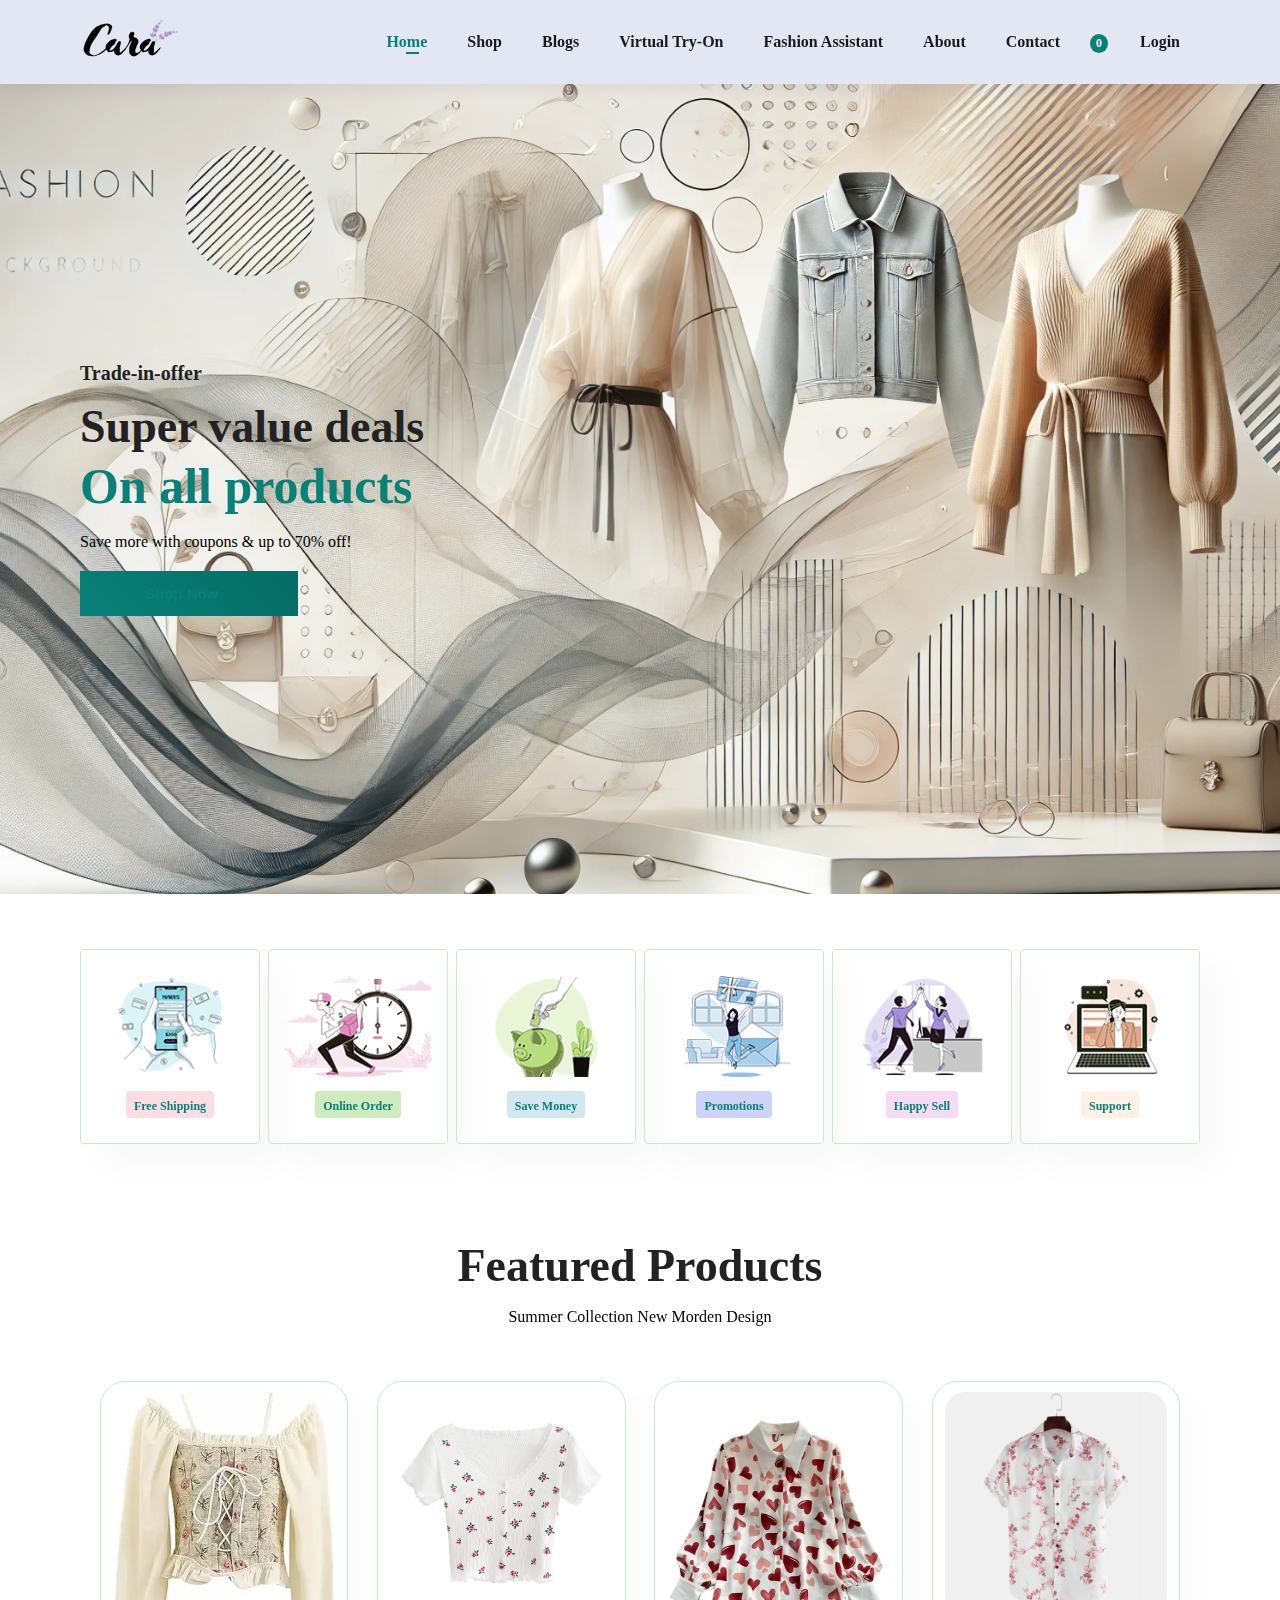
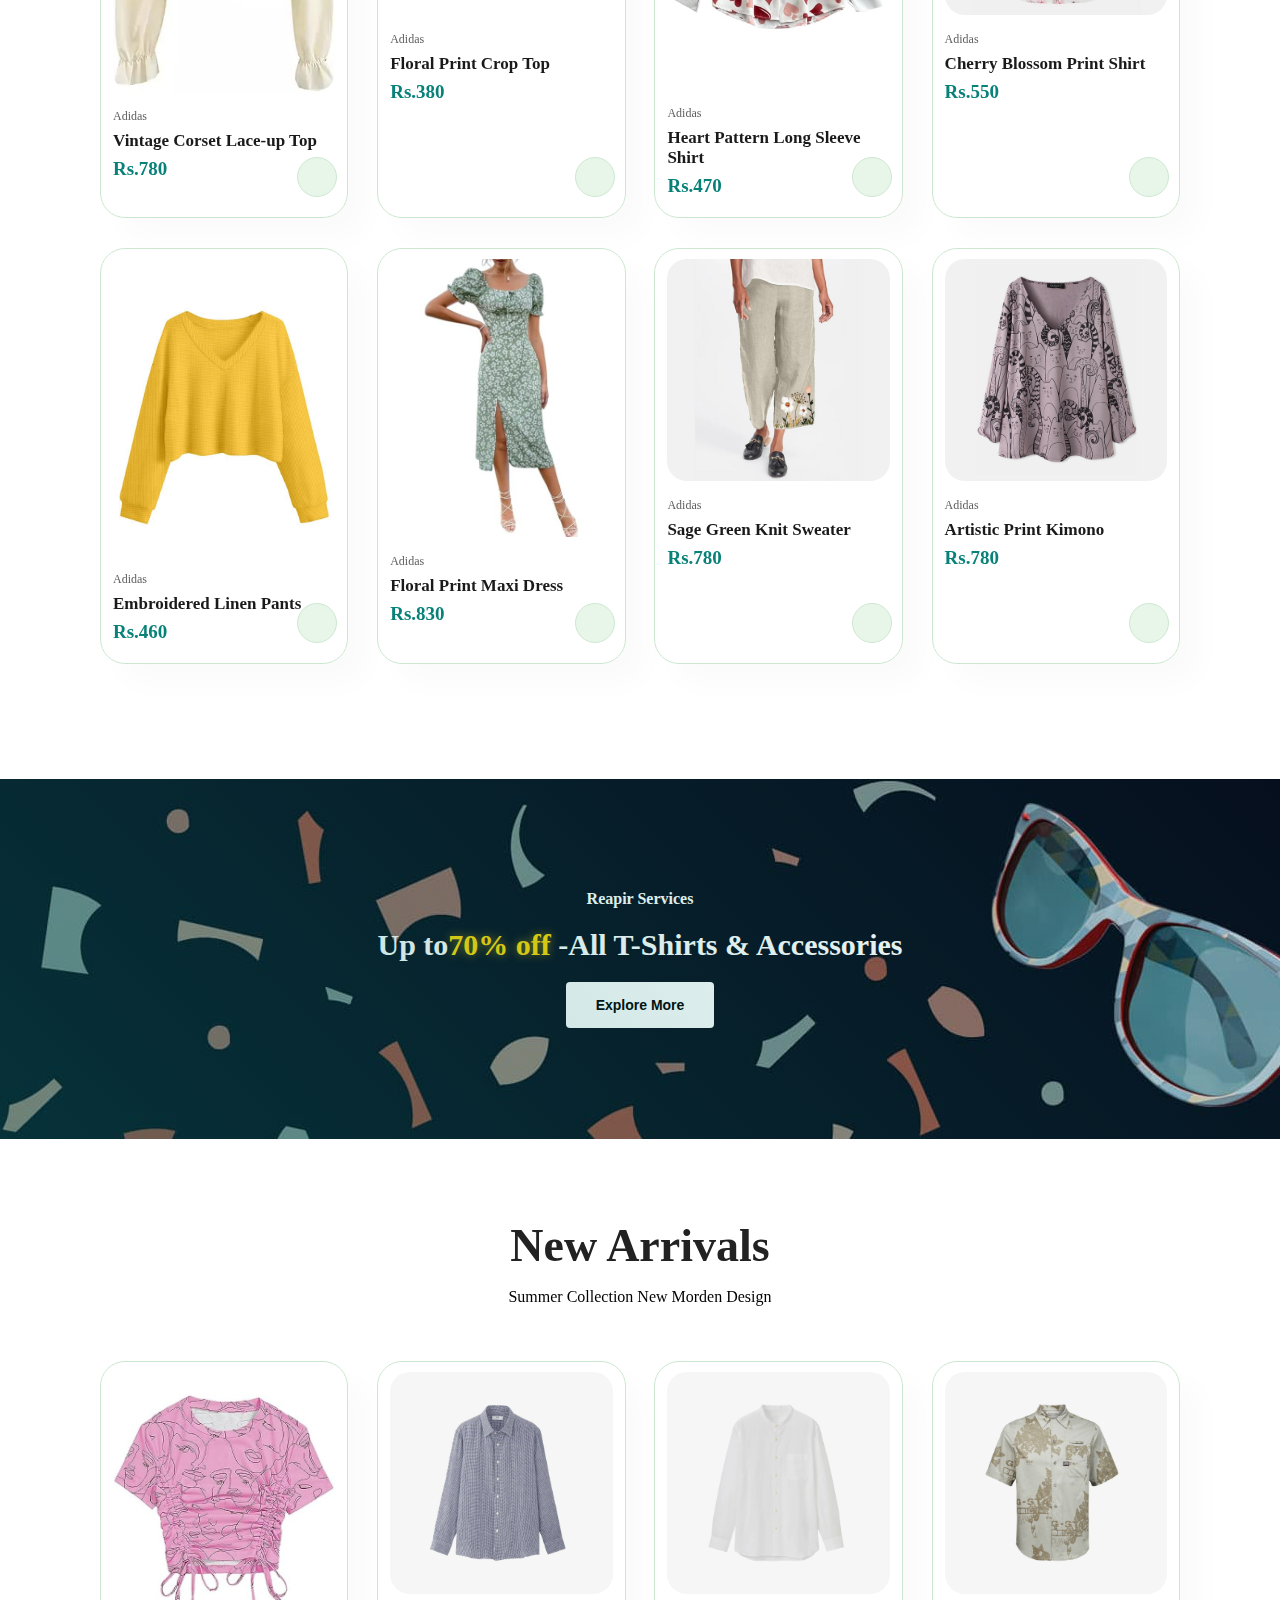
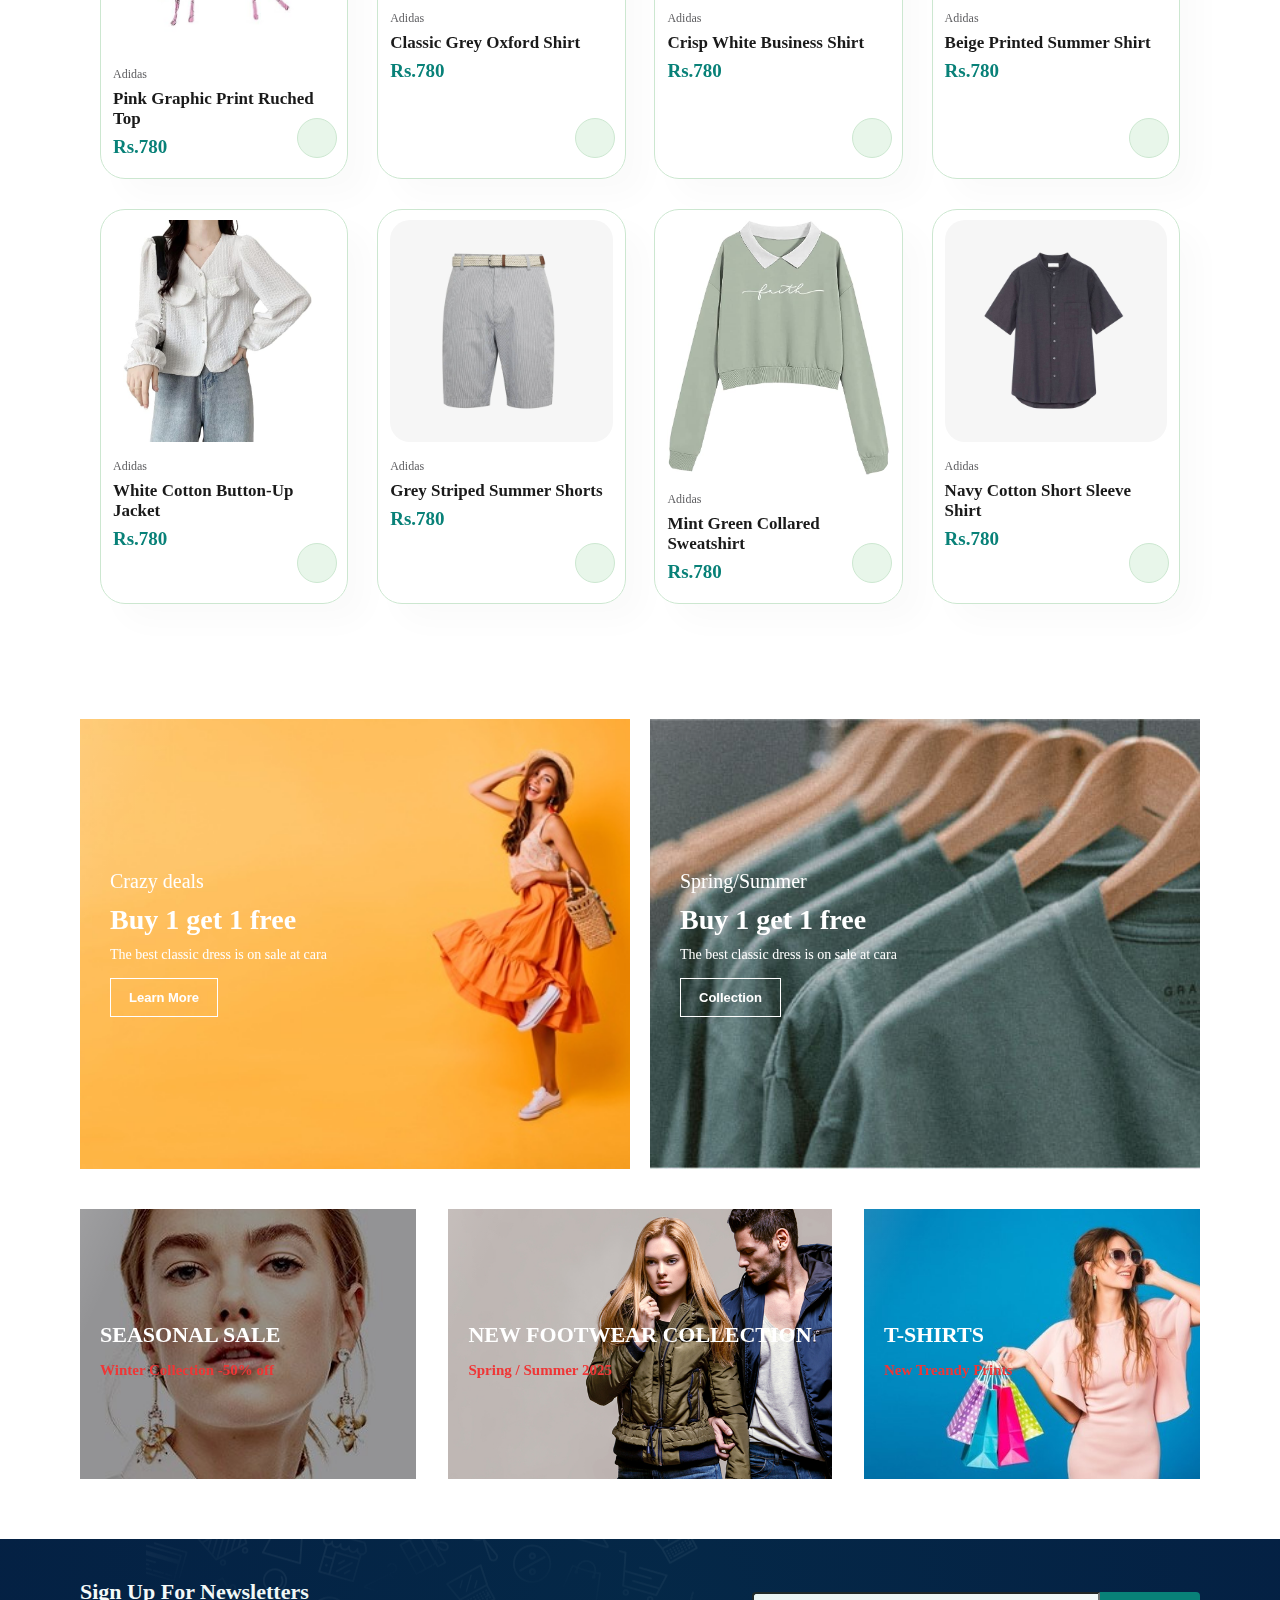
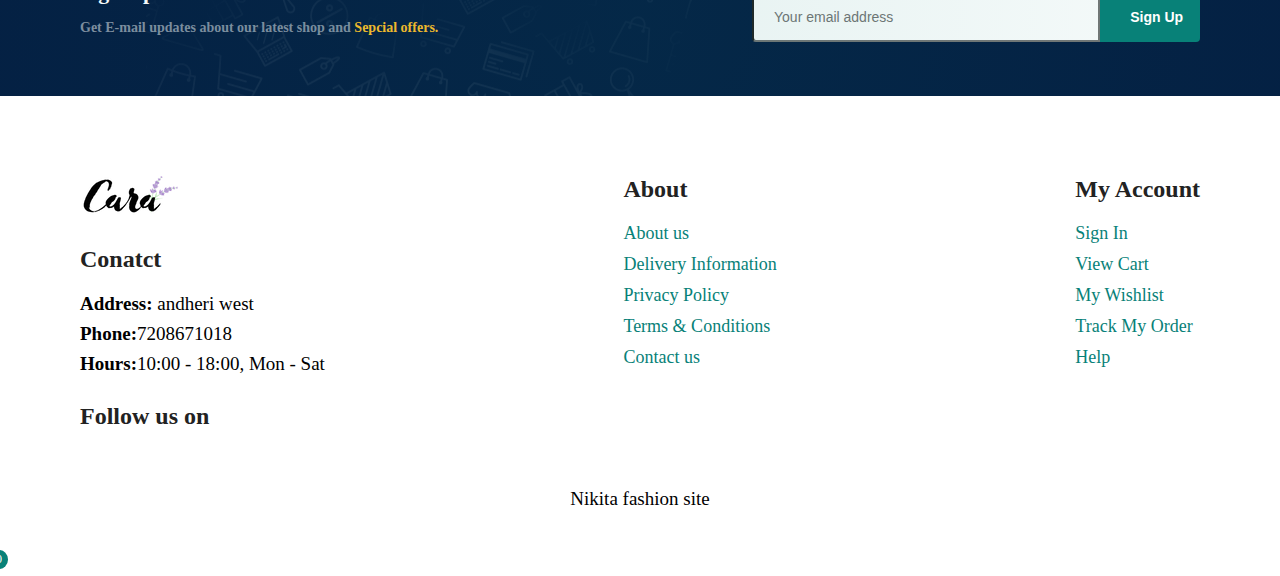
<file: home.html>
<!DOCTYPE html>
<html lang="en">
<head>
    <meta charset="UTF-8">
    <meta http-equiv="X-UA-Compatible" content="IE=edge">
    <meta name="viewport" content="width=device-width, initial-scale=1.0">
    <title>Document</title>
    <link rel="stylesheet" href="new.css">
    <link rel="stylesheet" href="https://cdnjs.cloudflare.com/ajax/libs/font-awesome/6.4.2/css/all.min.css" integrity="sha512-z3gLpd7yknf1YoNbCzqRKc4qyor8gaKU1qmn+CShxbuBusANI9QpRohGBreCFkKxLhei6S9CQXFEbbKuqLg0DA==" crossorigin="anonymous" referrerpolicy="no-referrer" />
    <style>
        /* Enhanced Navigation */
        #navbar li a {
            transition: color 0.3s ease;
            position: relative;
            text-decoration: none;
        }

        #navbar li a::after {
            content: '';
            position: absolute;
            bottom: -4px;
            left: 0;
            width: 0;
            height: 2px;
            background-color: #088178;
            transition: width 0.3s ease;
        }

        #navbar li a:hover::after {
            width: 100%;
        }

        #navbar li a:hover {
            color: #088178;
        }

        /* Hero Section Animation Enhancement */
        #hero {
            position: relative;
            overflow: hidden;
            background-image: url('bg1.jpg');
            background-size: 120% auto;  /* Zoomed out slightly */
            background-position: center;
            background-repeat: no-repeat;
            animation: gradientBG 15s ease infinite;
        }

        @keyframes gradientBG {
            0% { background-position: center 50% }
            50% { background-position: center 55% }
            100% { background-position: center 50% }
        }

        #hero h4 {
            animation: slideInDown 1s ease-out, glowText 2s ease-in-out infinite;
        }

        #hero h2 {
            animation: slideInLeft 1s ease-out, float 3s ease-in-out infinite;
        }

        #hero h1 {
            animation: slideInRight 1s ease-out, float 3s ease-in-out infinite;
            animation-delay: 0.2s;
        }

        @keyframes glowText {
            0%, 100% { text-shadow: 0 0 5px rgba(8,129,120,0.3); }
            50% { text-shadow: 0 0 20px rgba(8,129,120,0.6); }
        }

        @keyframes float {
            0%, 100% { transform: translateY(0); }
            50% { transform: translateY(-10px); }
        }

        #hero button {
            position: relative;
            overflow: hidden;
            background: linear-gradient(45deg, #088178, #066c65);
            border: none;
            z-index: 1;
            transition: all 0.3s ease;
        }

        #hero button::before {
            content: '';
            position: absolute;
            top: 0;
            left: -100%;
            width: 100%;
            height: 100%;
            background: linear-gradient(90deg, transparent, rgba(255,255,255,0.4), transparent);
            transition: 0.5s;
            animation: shimmer 3s infinite;
        }

        @keyframes shimmer {
            0% { left: -100%; }
            100% { left: 100%; }
        }

        /* Feature Boxes Animation */
        .fe-box {
            animation: popIn 0.5s ease-out backwards;
        }

        .fe-box img {
            transition: transform 0.3s ease;
            max-width: 100%;
            height: auto;
        }

        .fe-box:hover img {
            transform: scale(1.05);
        }

        /* Product Cards Enhanced Animation */
        .pro {
            transform-style: preserve-3d;
            perspective: 1000px;
            transition: all 0.3s ease;
        }

        .pro:hover {
            transform: translateY(-5px);
            box-shadow: 0 5px 15px rgba(0,0,0,0.1);
        }

        .pro img {
            transition: transform 0.3s ease;
            max-width: 100%;
            height: auto;
        }

        .pro:hover img {
            transform: scale(1.02);
        }

        .star i {
            animation: starPulse 2s infinite;
        }

        .star i:nth-child(1) { animation-delay: 0.1s; }
        .star i:nth-child(2) { animation-delay: 0.2s; }
        .star i:nth-child(3) { animation-delay: 0.3s; }
        .star i:nth-child(4) { animation-delay: 0.4s; }
        .star i:nth-child(5) { animation-delay: 0.5s; }

        @keyframes starPulse {
            0%, 100% { transform: scale(1); }
            50% { transform: scale(1.2); color: #ffd700; }
        }

        /* Banner Enhanced Animation */
        #banner {
            position: relative;
            overflow: hidden;
        }

        #banner::before {
            content: '';
            position: absolute;
            inset: 0;
            background: linear-gradient(45deg, rgba(8,129,120,0.3), transparent);
            animation: gradientMove 8s ease infinite;
        }

        @keyframes gradientMove {
            0% { transform: translateX(-50%) rotate(0deg); }
            50% { transform: translateX(50%) rotate(180deg); }
            100% { transform: translateX(-50%) rotate(360deg); }
        }

        #banner h2 span {
            display: inline-block;
            animation: bounceIn 1s ease infinite;
            color: #ffd700;
            text-shadow: 0 0 10px rgba(255,215,0,0.5);
        }

        @keyframes bounceIn {
            0%, 100% { transform: scale(1); }
            50% { transform: scale(1.1); }
        }

        /* Newsletter Enhanced Animation */
        #newsletter {
            position: relative;
            overflow: hidden;
        }

        #newsletter::before {
            content: '';
            position: absolute;
            top: -50%;
            left: -50%;
            width: 200%;
            height: 200%;
            background: radial-gradient(circle, rgba(8,129,120,0.1) 0%, transparent 70%);
            animation: rotate 20s linear infinite;
        }

        @keyframes rotate {
            0% { transform: rotate(0deg); }
            100% { transform: rotate(360deg); }
        }

        #newsletter .form input {
            transition: all 0.3s ease;
        }

        #newsletter .form input:focus {
            transform: translateY(-5px);
            box-shadow: 0 10px 20px rgba(8,129,120,0.2);
        }

        #newsletter button {
            position: relative;
            overflow: hidden;
            transition: all 0.3s ease;
        }

        #newsletter button:hover {
            transform: translateY(-5px) scale(1.05);
            box-shadow: 0 10px 20px rgba(8,129,120,0.2);
        }

        /* Footer Social Icons Enhanced Animation */
        footer .icon i {
            transition: all 0.3s ease;
        }

        footer .icon i:hover {
            animation: socialBounce 0.5s ease infinite;
            color: #088178;
        }

        @keyframes socialBounce {
            0%, 100% { transform: translateY(0); }
            50% { transform: translateY(-10px); }
        }

        /* Small Banner Box Enhanced Animation */
        .banner-box {
            position: relative;
            overflow: hidden;
            transition: all 0.5s ease;
        }

        .banner-box:hover {
            transform: translateY(-10px) scale(1.02);
        }

        .banner-box::after {
            content: '';
            position: absolute;
            top: 0;
            left: -100%;
            width: 100%;
            height: 100%;
            background: linear-gradient(90deg, transparent, rgba(255,255,255,0.3), transparent);
            transform: skewX(-25deg);
            animation: shine 3s infinite;
        }

        @keyframes shine {
            0% { left: -100%; }
            100% { left: 100%; }
        }

        /* Banner Box Images */
        .banner-box img {
            max-width: 100%;
            height: auto;
            transition: transform 0.3s ease;
        }

        .banner-box:hover img {
            transform: scale(1.02);
        }

        /* Add 3D perspective to the entire page */
        body {
            perspective: 1000px;
        }

        section {
            transform-style: preserve-3d;
            transition: none;
        }

        section:hover {
            transform: none;
        }

        .user-profile {
            position: relative;
            padding: 0 15px;
        }
        
        #userInfo {
            display: flex;
            align-items: center;
            gap: 15px;
        }
        
        #userInfo span {
            color: #1a1a1a;
        }
        
        #userName {
            color: #088178;
            font-weight: 600;
        }

        #lg-bag a {
            position: relative;
        }

        #lg-bag .cart-count {
            position: absolute;
            top: -8px;
            right: -8px;
            background: #088178;
            color: white;
            border-radius: 50%;
            padding: 2px 6px;
            font-size: 12px;
            min-width: 15px;
            text-align: center;
        }
    </style>
</head>
<body>
    
    <section id="header">
        <a href="#"><img src="logo.png" class="logo"></a>
        <div>
            <ul id="navbar">
                <li><a href="home.html" class="active">Home</a></li>
                <li><a href="shop.html">Shop</a></li>
                <li><a href="blog.html">Blogs</a></li>
                <li><a href="tryon.html">Virtual Try-On</a></li>
                <li><a href="chatbot.html">Fashion Assistant</a></li>
                <li><a href="about.html">About</a></li>
                <li><a href="contact.html">Contact</a></li>
                <li id="lg-bag"><a href="cart.html"><i class="fas fa-shopping-cart"></i><span class="cart-count">0</span></a></li>
                <li class="user-profile">
                    <a href="login.html" id="loginLink">Login</a>
                    <div id="userInfo" style="display: none;">
                        <span>Welcome, <span id="userName"></span></span>
                        <a href="#" onclick="logout()" style="color: #088178;">Logout</a>
                    </div>
                </li>
                <a href="#" id="close"><i class="fas fa-times"></i></a>
            </ul>
        </div>
        <div id="mobile">
            <a href="cart.html"><i class="fas fa-shopping-cart"></i><span class="cart-count">0</span></a>
            <i id="bar" class="fas fa-outdent"></i>
        </div>
    </section>

    <section id="hero">
        <h4>Trade-in-offer</h4>
        <h2>Super value deals</h2>
        <h1>On all products</h1>
        <p>Save more with coupons & up to 70% off! </p>
        <a href="shop.html">
            <button>Shop Now</button>
        </a>
        
    </section>

    <section id="feature" class="section-p1">
        <div class="fe-box">
            <img src="f1.png">
            <h6>Free Shipping</h6>
        </div>

        <div class="fe-box">
            <img src="f2.png">
            <h6>Online Order</h6>
        </div>

        <div class="fe-box">
            <img src="f3.png">
            <h6>Save Money</h6>
        </div>

        <div class="fe-box">
            <img src="f4.png">
            <h6>Promotions</h6>
        </div>

        <div class="fe-box">
            <img src="f5.png">
            <h6>Happy Sell</h6>
        </div>

        <div class="fe-box">
            <img src="f6.png">
            <h6>Support</h6>
        </div>
    </section>

    <section id="product1" class="section-p1">
        <h2>Featured Products</h2>
        <p>Summer Collection New Morden Design </p>
        <div class="pro-container" >
            <div class="pro" onclick="window.location.href='sproduct.html?img=f1.jpg'">
                <img src="f1.jpg" alt="Corset Style Top">
                <div class="des">
                    <span>Adidas</span>
                    <h5>Vintage Corset Lace-up Top</h5>
                    <div class="star">
                        <i class="fas fa-star"></i>
                        <i class="fas fa-star"></i>
                        <i class="fas fa-star"></i>
                        <i class="fas fa-star"></i>
                        <i class="fas fa-star"></i>
                    </div>
                    <h4>Rs.780</h4>
                </div>
                <a href="#"><i class="fal fa-shopping-cart cart"></i></a>
            </div>

            <div class="pro" onclick="window.location.href='sproduct.html?img=f2.jpg'">
                <img src="f2.jpg" alt="Floral T-shirt">
                <div class="des">
                    <span>Adidas</span>
                    <h5>Floral Print Crop Top</h5>
                    <div class="star">
                        <i class="fas fa-star"></i>
                        <i class="fas fa-star"></i>
                        <i class="fas fa-star"></i>
                        <i class="fas fa-star"></i>
                        <i class="fas fa-star"></i>
                    </div>
                    <h4>Rs.380</h4>
                </div>
                <a href="#"><i class="fal fa-shopping-cart cart"></i></a>
            </div>

            <div class="pro" onclick="window.location.href='sproduct.html?img=f3.jpg'">
                <img src="f3.jpg" alt="Heart Pattern Shirt">
                <div class="des">
                    <span>Adidas</span>
                    <h5>Heart Pattern Long Sleeve Shirt</h5>
                    <div class="star">
                        <i class="fas fa-star"></i>
                        <i class="fas fa-star"></i>
                        <i class="fas fa-star"></i>
                        <i class="fas fa-star"></i>
                        <i class="fas fa-star"></i>
                    </div>
                    <h4>Rs.470</h4>
                </div>
                <a href="#"><i class="fal fa-shopping-cart cart"></i></a>
            </div>

            <div class="pro" onclick="window.location.href='sproduct.html?img=f4.jpg'">
                <img src="f4.jpg" alt="Floral Shirt">
                <div class="des">
                    <span>Adidas</span>
                    <h5>Cherry Blossom Print Shirt</h5>
                    <div class="star">
                        <i class="fas fa-star"></i>
                        <i class="fas fa-star"></i>
                        <i class="fas fa-star"></i>
                        <i class="fas fa-star"></i>
                        <i class="fas fa-star"></i>
                    </div>
                    <h4>Rs.550</h4>
                </div>
                <a href="#"><i class="fal fa-shopping-cart cart"></i></a>
            </div>

            <div class="pro" onclick="window.location.href='sproduct.html?img=f5.jpg'">
                <img src="f5.jpg" alt="Beige Linen Pants">
                <div class="des">
                    <span>Adidas</span>
                    <h5>Embroidered Linen Pants</h5>
                    <div class="star">
                        <i class="fas fa-star"></i>
                        <i class="fas fa-star"></i>
                        <i class="fas fa-star"></i>
                        <i class="fas fa-star"></i>
                        <i class="fas fa-star"></i>
                    </div>
                    <h4>Rs.460</h4>
                </div>
                <a href="#"><i class="fal fa-shopping-cart cart"></i></a>
            </div>

            <div class="pro" onclick="window.location.href='sproduct.html?img=f6.jpg'">
                <img src="f6.jpg" alt="Floral Maxi Dress">
                <div class="des">
                    <span>Adidas</span>
                    <h5>Floral Print Maxi Dress</h5>
                    <div class="star">
                        <i class="fas fa-star"></i>
                        <i class="fas fa-star"></i>
                        <i class="fas fa-star"></i>
                        <i class="fas fa-star"></i>
                        <i class="fas fa-star"></i>
                    </div>
                    <h4>Rs.830</h4>
                </div>
                <a href="#"><i class="fal fa-shopping-cart cart"></i></a>
            </div>

            <div class="pro" onclick="window.location.href='sproduct.html?img=f7.jpg'">
                <img src="f7.jpg" alt="Sage Green Sweater">
                <div class="des">
                    <span>Adidas</span>
                    <h5>Sage Green Knit Sweater</h5>
                    <div class="star">
                        <i class="fas fa-star"></i>
                        <i class="fas fa-star"></i>
                        <i class="fas fa-star"></i>
                        <i class="fas fa-star"></i>
                        <i class="fas fa-star"></i>
                    </div>
                    <h4>Rs.780</h4>
                </div>
                <a href="#"><i class="fal fa-shopping-cart cart"></i></a>
            </div>

            <div class="pro" onclick="window.location.href='sproduct.html?img=f8.jpg'">
                <img src="f8.jpg" alt="Printed Kimono">
                <div class="des">
                    <span>Adidas</span>
                    <h5>Artistic Print Kimono</h5>
                    <div class="star">
                        <i class="fas fa-star"></i>
                        <i class="fas fa-star"></i>
                        <i class="fas fa-star"></i>
                        <i class="fas fa-star"></i>
                        <i class="fas fa-star"></i>
                    </div>
                    <h4>Rs.780</h4>
                </div>
                <a href="#"><i class="fal fa-shopping-cart cart"></i></a>
            </div>

        </div>

    </section>

    <section id="banner" class="section-m1">
        <h4>Reapir Services</h4>
        <h2>Up to<span>70% off</span> -All T-Shirts & Accessories</h2>
        <button class="normal">Explore More</button>
    </section>

    <section id="product1" class="section-p1">
        <h2>New Arrivals</h2>
        <p>Summer Collection New Morden Design </p>
        <div class="pro-container">
            <div class="pro" onclick="window.location.href='sproduct.html?img=n1.jpg'">
                <img src="n1.jpg" alt="Pink Graphic Print Top">
                <div class="des">
                    <span>Adidas</span>
                    <h5>Pink Graphic Print Ruched Top</h5>
                    <div class="star">
                        <i class="fas fa-star"></i>
                        <i class="fas fa-star"></i>
                        <i class="fas fa-star"></i>
                        <i class="fas fa-star"></i>
                        <i class="fas fa-star"></i>
                    </div>
                    <h4>Rs.780</h4>
                </div>
                <a href="#"><i class="fal fa-shopping-cart cart"></i></a>
            </div>

            <div class="pro" onclick="window.location.href='sproduct.html?img=n2.jpg'">
                <img src="n2.jpg" alt="Grey Oxford Shirt">
                <div class="des">
                    <span>Adidas</span>
                    <h5>Classic Grey Oxford Shirt</h5>
                    <div class="star">
                        <i class="fas fa-star"></i>
                        <i class="fas fa-star"></i>
                        <i class="fas fa-star"></i>
                        <i class="fas fa-star"></i>
                        <i class="fas fa-star"></i>
                    </div>
                    <h4>Rs.780</h4>
                </div>
                <a href="#"><i class="fal fa-shopping-cart cart"></i></a>
            </div>

            <div class="pro" onclick="window.location.href='sproduct.html?img=n3.jpg'">
                <img src="n3.jpg" alt="White Business Shirt">
                <div class="des">
                    <span>Adidas</span>
                    <h5>Crisp White Business Shirt</h5>
                    <div class="star">
                        <i class="fas fa-star"></i>
                        <i class="fas fa-star"></i>
                        <i class="fas fa-star"></i>
                        <i class="fas fa-star"></i>
                        <i class="fas fa-star"></i>
                    </div>
                    <h4>Rs.780</h4>
                </div>
                <a href="#"><i class="fal fa-shopping-cart cart"></i></a>
            </div>

            <div class="pro" onclick="window.location.href='sproduct.html?img=n4.jpg'">
                <img src="n4.jpg" alt="Beige Printed Summer Shirt">
                <div class="des">
                    <span>Adidas</span>
                    <h5>Beige Printed Summer Shirt</h5>
                    <div class="star">
                        <i class="fas fa-star"></i>
                        <i class="fas fa-star"></i>
                        <i class="fas fa-star"></i>
                        <i class="fas fa-star"></i>
                        <i class="fas fa-star"></i>
                    </div>
                    <h4>Rs.780</h4>
                </div>
                <a href="#"><i class="fal fa-shopping-cart cart"></i></a>
            </div>

            <div class="pro" onclick="window.location.href='sproduct.html?img=n5.jpg'">
                <img src="n5.jpg" alt="White Button-Up Jacket">
                <div class="des">
                    <span>Adidas</span>
                    <h5>White Cotton Button-Up Jacket</h5>
                    <div class="star">
                        <i class="fas fa-star"></i>
                        <i class="fas fa-star"></i>
                        <i class="fas fa-star"></i>
                        <i class="fas fa-star"></i>
                        <i class="fas fa-star"></i>
                    </div>
                    <h4>Rs.780</h4>
                </div>
                <a href="#"><i class="fal fa-shopping-cart cart"></i></a>
            </div>

            <div class="pro" onclick="window.location.href='sproduct.html?img=n6.jpg'">
                <img src="n6.jpg" alt="Grey Striped Shorts">
                <div class="des">
                    <span>Adidas</span>
                    <h5>Grey Striped Summer Shorts</h5>
                    <div class="star">
                        <i class="fas fa-star"></i>
                        <i class="fas fa-star"></i>
                        <i class="fas fa-star"></i>
                        <i class="fas fa-star"></i>
                        <i class="fas fa-star"></i>
                    </div>
                    <h4>Rs.780</h4>
                </div>
                <a href="#"><i class="fal fa-shopping-cart cart"></i></a>
            </div>

            <div class="pro" onclick="window.location.href='sproduct.html?img=n7.jpg'">
                <img src="n7.jpg" alt="Mint Green Sweatshirt">
                <div class="des">
                    <span>Adidas</span>
                    <h5>Mint Green Collared Sweatshirt</h5>
                    <div class="star">
                        <i class="fas fa-star"></i>
                        <i class="fas fa-star"></i>
                        <i class="fas fa-star"></i>
                        <i class="fas fa-star"></i>
                        <i class="fas fa-star"></i>
                    </div>
                    <h4>Rs.780</h4>
                </div>
                <a href="#"><i class="fal fa-shopping-cart cart"></i></a>
            </div>

            <div class="pro" onclick="window.location.href='sproduct.html?img=n8.jpg'">
                <img src="n8.jpg" alt="Navy Short Sleeve Shirt">
                <div class="des">
                    <span>Adidas</span>
                    <h5>Navy Cotton Short Sleeve Shirt</h5>
                    <div class="star">
                        <i class="fas fa-star"></i>
                        <i class="fas fa-star"></i>
                        <i class="fas fa-star"></i>
                        <i class="fas fa-star"></i>
                        <i class="fas fa-star"></i>
                    </div>
                    <h4>Rs.780</h4>
                </div>
                <a href="#"><i class="fal fa-shopping-cart cart"></i></a>
            </div>

        </div>

    </section>

    <section id="sm-banner" class="section-p1">
        <div class="banner-box">
            <h4>Crazy deals</h4>
            <h2>Buy 1 get 1 free</h2>
            <span>The best classic dress is on sale at cara</span>
            <button class="white" onclick="window.location.href='special-offer.html'">Learn More</button>
        </div>

        <div class="banner-box banner-box2">
            <h4>Spring/Summer</h4>
            <h2>Buy 1 get 1 free</h2>
            <span>The best classic dress is on sale at cara</span>
            <button class="white">Collection</button>
        </div>
    </section>

    <section id="banner3">
        <div class="banner-box">
            <h2>SEASONAL SALE</h2>
            <h3>Winter Collection -50% off</h3>
        </div>

        <div class="banner-box banner-box2">
            <h2>NEW FOOTWEAR COLLECTION</h2>
            <h3>Spring / Summer 2025</h3>
        </div>

        <div class="banner-box banner-box3">
            <h2>T-SHIRTS</h2>
            <h3>New Treandy Prints</h3>
        </div>

    </section>

    <section id="newsletter" class="section-p1 section-m1">
        <div class="newstext">
            <h4>Sign Up For Newsletters</h4>
            <p>Get E-mail updates about our latest shop and <span>Sepcial offers.</span>
            </p>
        </div>
        <div class="form">
            <input type="text" placeholder="Your email address">
            <button class="normal">Sign Up</button>
        </div>
    </section>

    <footer class="section-p1">
        <div class="col">
            <img class="logo" src="logo.png">
            <h4>Conatct</h4>
            <p><strong>Address:</strong> andheri west</p>
            <p><strong>Phone:</strong>7208671018</p>
            <p><strong>Hours:</strong>10:00 - 18:00, Mon - Sat</p>
            <div class="follow">
                <h4>Follow us on</h4>
                <div class="icon">
                    <i class="fab fa-facebook"></i>
                    <i class="fab fa-twitter"></i>
                    <i class="fab fa-instagram"></i>
                    <i class="fab fa-pinterest-p"></i>
                    <i class="fab fa-youtube"></i>
                </div>
            </div>
        </div>

        <div class="col">
            <h4>About</h4>
            <a href="#">About us</a>
            <a href="#">Delivery Information</a>
            <a href="#">Privacy Policy</a>
            <a href="#">Terms & Conditions</a>
            <a href="#">Contact us</a>
        </div>

        <div class="col">
            <h4>My Account</h4>
            <a href="#">Sign In </a>
            <a href="#">View Cart </a>
            <a href="#">My Wishlist</a>
            <a href="#">Track My Order</a>
            <a href="#">Help</a>
        </div>

        <div class="copyright">
            <p>Nikita fashion site</p>
        </div>
    </footer>

    <script src="new.js"></script>
    <script>
        // Check login status when page loads
        document.addEventListener('DOMContentLoaded', function() {
            const loginLink = document.getElementById('loginLink');
            const userInfo = document.getElementById('userInfo');
            const userName = document.getElementById('userName');
            
            // Check both localStorage and sessionStorage for user data
            const user = JSON.parse(localStorage.getItem('currentUser')) || 
                        JSON.parse(sessionStorage.getItem('currentUser'));
            
            if (user) {
                // User is logged in
                loginLink.style.display = 'none';
                userInfo.style.display = 'flex';
                userName.textContent = user.fullname;
            } else {
                // User is not logged in
                loginLink.style.display = 'block';
                userInfo.style.display = 'none';
            }
        });

        // Logout function
        function logout() {
            // Clear both storages
            localStorage.removeItem('currentUser');
            sessionStorage.removeItem('currentUser');
            
            // Show success message
            Swal.fire({
                title: 'Logged Out!',
                text: 'You have been successfully logged out',
                icon: 'success',
                confirmButtonColor: '#088178'
            }).then(() => {
                window.location.href = 'login.html';
            });
        }

        async function generateTryOn() {
            const loading = document.querySelector('.loading');
            const generateBtn = document.getElementById('generateBtn');
            
            // Show loading state
            loading.style.display = 'block';
            generateBtn.disabled = true;

            try {
                const clothingFile = document.getElementById('clothingInput').files[0];
                const modelFile = document.getElementById('modelInput').files[0];

                const formData = new FormData();
                formData.append('clothing', clothingFile);
                formData.append('model', modelFile);

                const response = await fetch('YOUR_API_ENDPOINT', {
                    method: 'POST',
                    body: formData,
                    headers: {
                        'Authorization': 'YOUR_API_KEY'
                    }
                });

                const data = await response.json();
                
                if (data.success) {
                    document.getElementById('resultPreview').src = data.resultUrl;
                } else {
                    throw new Error(data.message);
                }
            } catch (error) {
                Swal.fire({
                    title: 'Error!',
                    text: error.message || 'Failed to generate try-on preview',
                    icon: 'error',
                    confirmButtonColor: '#088178'
                });
            } finally {
                loading.style.display = 'none';
                generateBtn.disabled = false;
            }
        }
    </script>
</body>
</html>

<head>
    <style>
        #lg-bag {
            position: relative;
        }
        
        .cart-count {
            position: absolute;
            top: -8px;
            right: -8px;
            background: #088178;
            color: white;
            border-radius: 50%;
            padding: 2px 6px;
            font-size: 12px;
            min-width: 15px;
            text-align: center;
        }
    </style>
</head>

<body>
    <!-- In your navbar, update the cart icon -->
    <li id="lg-bag">
        <a href="cart.html">
            <i class="far fa-shopping-bag"></i>
            <span class="cart-count">0</span>
        </a>
    </li>

    <!-- Add this before closing body tag -->
    <script>
        function updateCartCount() {
            const cart = JSON.parse(localStorage.getItem('cart')) || [];
            const cartCount = document.querySelector('.cart-count');
            if (cartCount) {
                cartCount.textContent = cart.length;
            }
        }

        // Update cart count on page load
        document.addEventListener('DOMContentLoaded', updateCartCount);
    </script>
</body>
</file>
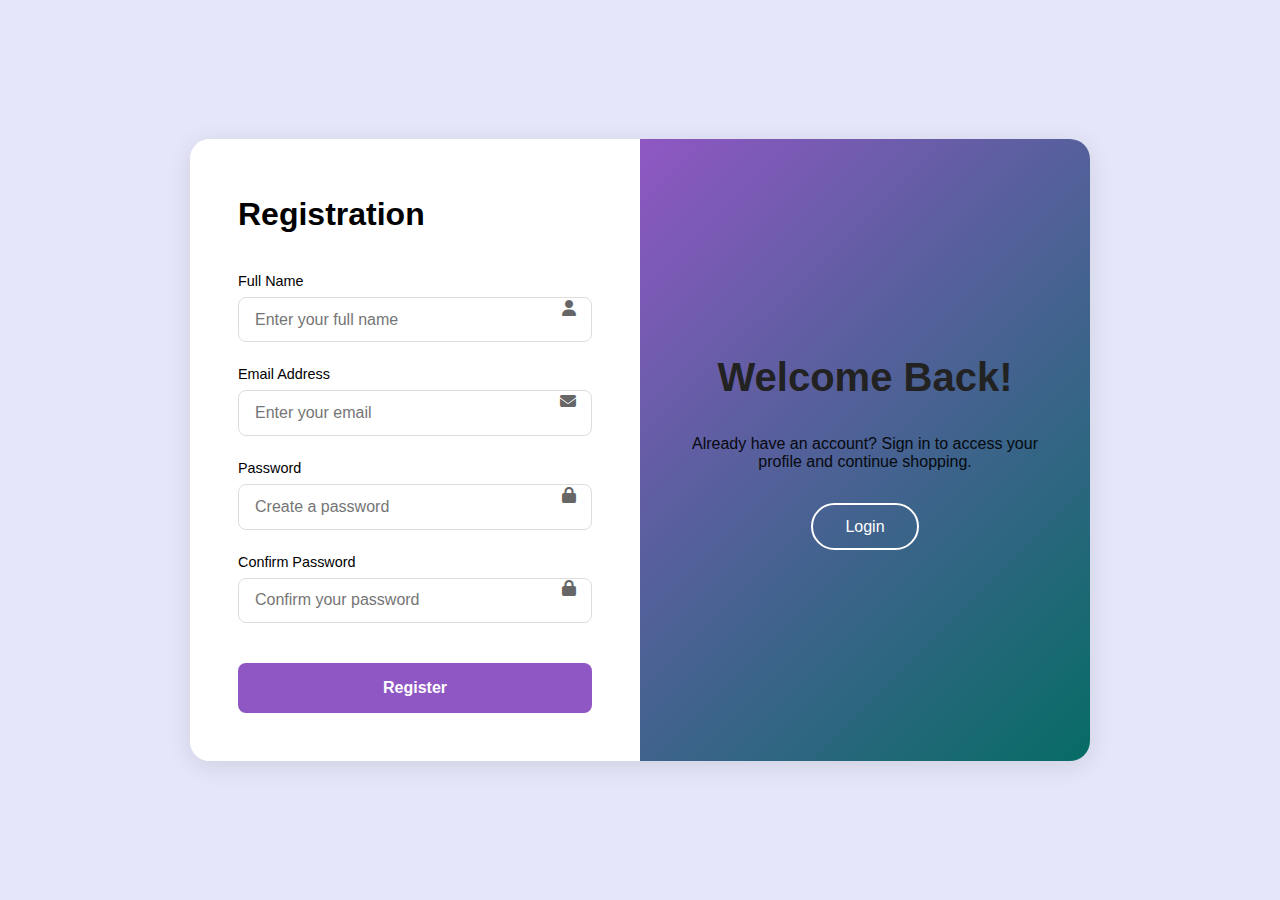
<file: signup.html>
<!DOCTYPE html>
<html lang="en">
<head>
    <meta charset="UTF-8">
    <meta name="viewport" content="width=device-width, initial-scale=1.0">
    <title>Sign Up - Cara</title>
    <link rel="stylesheet" href="new.css">
    <link rel="stylesheet" href="https://cdnjs.cloudflare.com/ajax/libs/font-awesome/6.4.2/css/all.min.css">
    <style>
        :root {
            --primary-color: #8f57c3;
            --secondary-color: #000000;
            --accent-color: #e6a756;
            --text-color: #000000;
            --light-bg: #E6E6FA;
            --white: #ffffff;
            --error-color: #ff4444;
        }

        * {
            margin: 0;
            padding: 0;
            box-sizing: border-box;
            font-family: 'Poppins', sans-serif;
        }

        body {
            background: var(--light-bg);
            min-height: 100vh;
            display: flex;
            align-items: center;
            justify-content: center;
        }

        .signup-container {
            display: flex;
            background: var(--white);
            border-radius: 20px;
            box-shadow: 0 5px 25px rgba(0,0,0,0.1);
            overflow: hidden;
            width: 900px;
            max-width: 95%;
            margin: 2rem;
        }

        .signup-form {
            flex: 1;
            padding: 3rem;
            background: var(--white);
        }

        .welcome-section {
            flex: 1;
            background: linear-gradient(135deg, var(--primary-color), #066c65);
            padding: 3rem;
            color: var(--white);
            display: flex;
            flex-direction: column;
            justify-content: center;
            align-items: center;
            text-align: center;
        }

        .form-header {
            margin-bottom: 2rem;
        }

        .form-header h2 {
            color: var(--secondary-color);
            font-size: 2rem;
            margin-bottom: 0.5rem;
        }

        .form-group {
            margin-bottom: 1.5rem;
            position: relative;
        }

        .form-group label {
            display: block;
            margin-bottom: 0.5rem;
            color: var(--text-color);
            font-size: 0.9rem;
        }

        .form-group input {
            width: 100%;
            padding: 0.8rem 1rem;
            border: 1px solid #ddd;
            border-radius: 8px;
            font-size: 1rem;
            transition: all 0.3s ease;
        }

        .form-group input:focus {
            border-color: var(--primary-color);
            box-shadow: 0 0 0 2px rgba(8,129,120,0.1);
            outline: none;
        }

        .form-group .icon {
            position: absolute;
            right: 1rem;
            top: 50%;
            transform: translateY(-50%);
            color: #666;
        }

        .signup-btn {
            width: 100%;
            padding: 1rem;
            background: var(--primary-color);
            color: var(--white);
            border: none;
            border-radius: 8px;
            font-size: 1rem;
            font-weight: 600;
            cursor: pointer;
            transition: all 0.3s ease;
            margin-top: 1rem;
        }

        .signup-btn:hover {
            background: #066c65;
            transform: translateY(-2px);
        }

        .welcome-section h2 {
            font-size: 2.5rem;
            margin-bottom: 1rem;
        }

        .welcome-section p {
            margin-bottom: 2rem;
            opacity: 0.9;
        }

        .login-link {
            color: var(--white);
            text-decoration: none;
            padding: 0.8rem 2rem;
            border: 2px solid var(--white);
            border-radius: 25px;
            transition: all 0.3s ease;
        }

        .login-link:hover {
            background: var(--white);
            color: var(--primary-color);
        }

        @media (max-width: 768px) {
            .signup-container {
                flex-direction: column;
            }

            .signup-form, .welcome-section {
                padding: 2rem;
            }

            .welcome-section {
                order: -1;
            }
        }
    </style>
</head>
<body>
    <div class="signup-container">
        <div class="signup-form">
            <div class="form-header">
                <h2>Registration</h2>
            </div>
            <form id="signupForm">
                <div class="form-group">
                    <label for="fullname">Full Name</label>
                    <input type="text" id="fullname" name="fullname" placeholder="Enter your full name" required>
                    <i class="fas fa-user icon"></i>
                </div>
                <div class="form-group">
                    <label for="email">Email Address</label>
                    <input type="email" id="email" name="email" placeholder="Enter your email" required>
                    <i class="fas fa-envelope icon"></i>
                </div>
                <div class="form-group">
                    <label for="password">Password</label>
                    <input type="password" id="password" name="password" placeholder="Create a password" required>
                    <i class="fas fa-lock icon"></i>
                </div>
                <div class="form-group">
                    <label for="confirm-password">Confirm Password</label>
                    <input type="password" id="confirm-password" name="confirm-password" placeholder="Confirm your password" required>
                    <i class="fas fa-lock icon"></i>
                </div>
                <div class="error-message" id="password-error" style="display: none; color: var(--error-color); font-size: 0.85rem; margin-top: -1rem; margin-bottom: 1rem;">
                    Passwords do not match
                </div>
                <button type="submit" class="signup-btn">Register</button>
            </form>
        </div>
        <div class="welcome-section">
            <h2>Welcome Back!</h2>
            <p>Already have an account? Sign in to access your profile and continue shopping.</p>
            <a href="login.html" class="login-link">Login</a>
        </div>
    </div>

    <script>
        document.getElementById('signupForm').addEventListener('submit', function(e) {
            e.preventDefault();
            
            const fullname = document.getElementById('fullname').value;
            const email = document.getElementById('email').value;
            const password = document.getElementById('password').value;
            const confirmPassword = document.getElementById('confirm-password').value;
            const passwordError = document.getElementById('password-error');

            // Check if passwords match
            if (password !== confirmPassword) {
                passwordError.style.display = 'block';
                return;
            } else {
                passwordError.style.display = 'none';
            }

            // Create user object
            const user = {
                fullname: fullname,
                email: email,
                password: password
            };

            // Store user data in localStorage
            localStorage.setItem('currentUser', JSON.stringify(user));

            // Show success message and redirect
            alert('Registration successful!');
            window.location.href = 'login.html';
        });

        // Real-time password validation
        document.getElementById('confirm-password').addEventListener('input', function() {
            const password = document.getElementById('password').value;
            const confirmPassword = this.value;
            const passwordError = document.getElementById('password-error');

            if (password !== confirmPassword) {
                passwordError.style.display = 'block';
            } else {
                passwordError.style.display = 'none';
            }
        });
    </script>
</body>
</html>
</file>
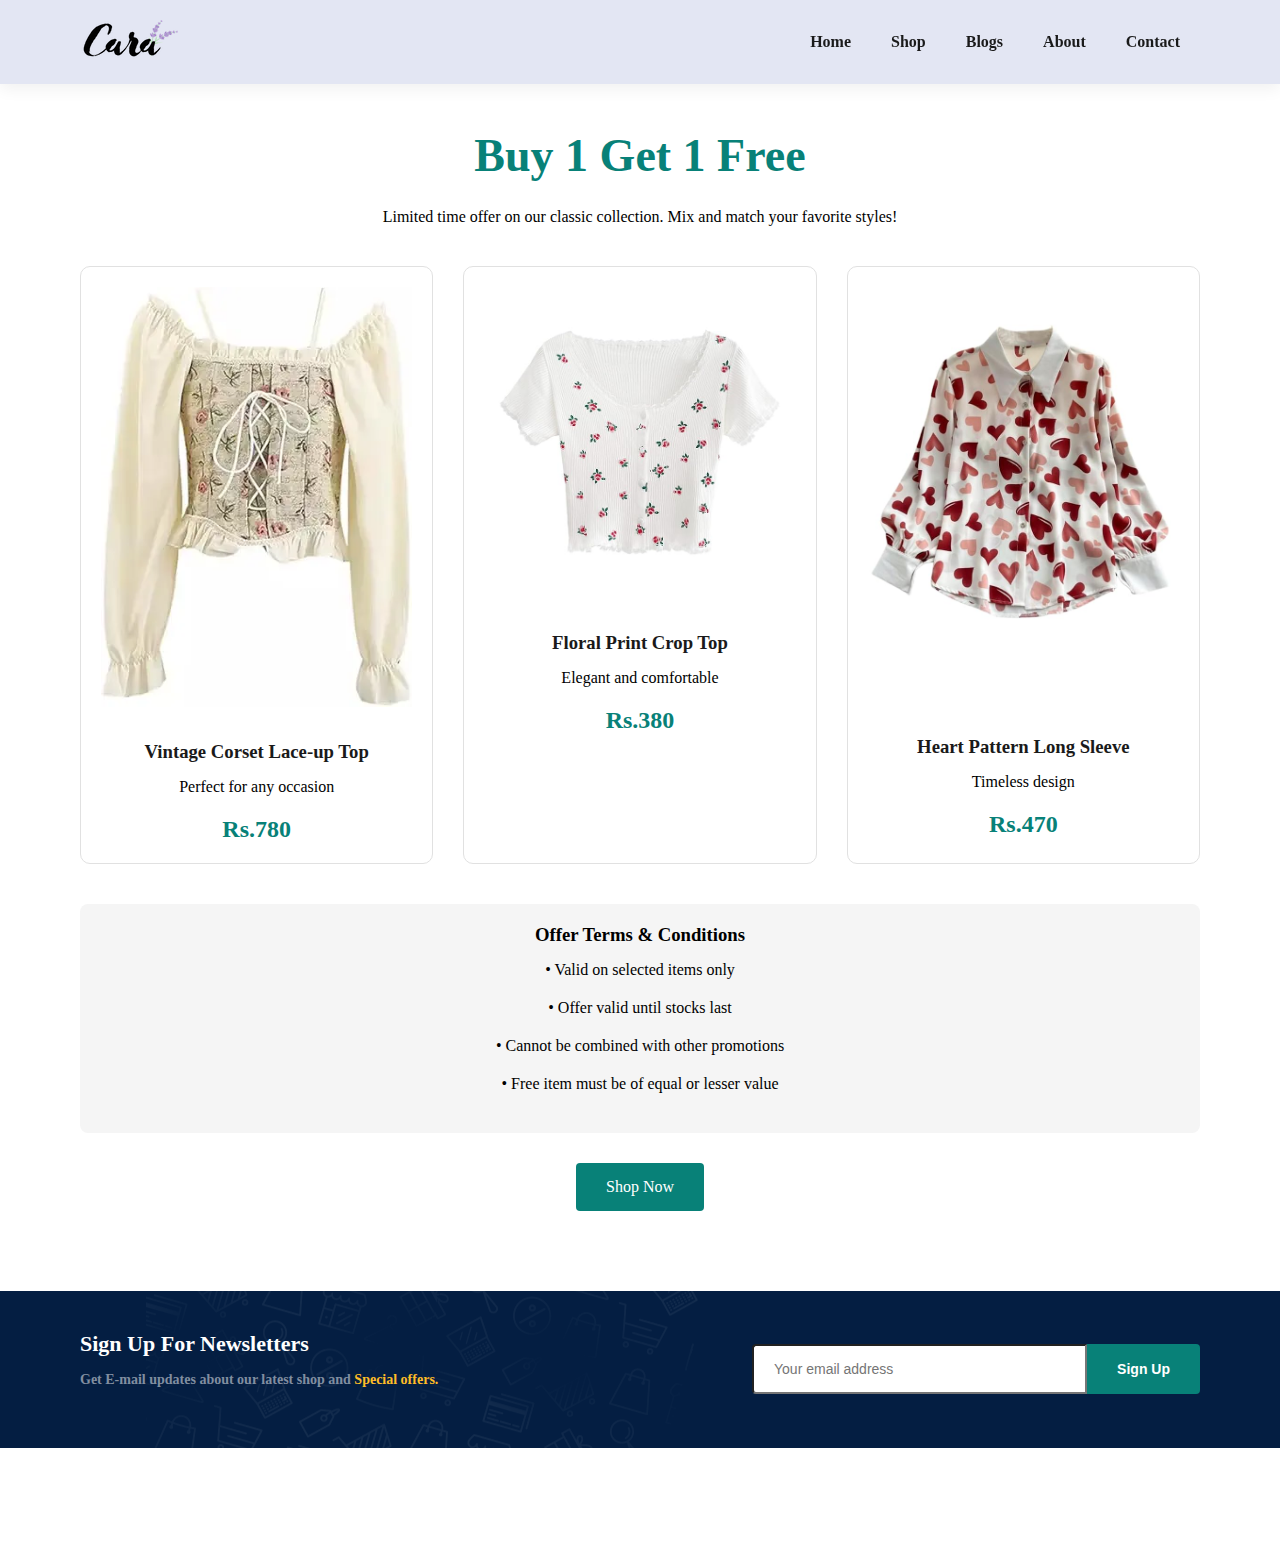
<file: special-offer.html>
<!DOCTYPE html>
<html lang="en">
<head>
    <meta charset="UTF-8">
    <meta name="viewport" content="width=device-width, initial-scale=1.0">
    <title>Special Offer - Buy 1 Get 1 Free</title>
    <link rel="stylesheet" href="new.css">
    <link rel="stylesheet" href="https://cdnjs.cloudflare.com/ajax/libs/font-awesome/6.4.2/css/all.min.css">
    <style>
        .offer-container {
            padding: 40px 80px;
            text-align: center;
        }

        .offer-header {
            margin-bottom: 40px;
        }

        .offer-header h1 {
            color: #088178;
            font-size: 46px;
            margin-bottom: 20px;
        }

        .offer-grid {
            display: grid;
            grid-template-columns: repeat(auto-fit, minmax(300px, 1fr));
            gap: 30px;
            margin: 40px 0;
        }

        .offer-item {
            padding: 20px;
            border: 1px solid #e1e1e1;
            border-radius: 10px;
            transition: transform 0.3s ease;
        }

        .offer-item:hover {
            transform: translateY(-10px);
            box-shadow: 0 5px 15px rgba(0,0,0,0.1);
        }

        .offer-item img {
            max-width: 100%;
            height: auto;
            margin-bottom: 15px;
        }

        .offer-item h3 {
            color: #1a1a1a;
            margin: 15px 0;
        }

        .offer-item .price {
            color: #088178;
            font-size: 24px;
            font-weight: 600;
        }

        .terms {
            margin-top: 40px;
            padding: 20px;
            background: #f5f5f5;
            border-radius: 8px;
        }

        .cta-button {
            display: inline-block;
            padding: 15px 30px;
            background: #088178;
            color: #fff;
            border-radius: 4px;
            text-decoration: none;
            margin-top: 30px;
            transition: all 0.3s ease;
        }

        .cta-button:hover {
            background: #066c65;
            transform: translateY(-3px);
        }
    </style>
</head>
<body>
    <section id="header">
        <a href="#"><img src="logo.png" class="logo"></a>
        <div>
            <ul id="navbar">
                <li><a href="home.html">Home</a></li>
                <li><a href="shop.html">Shop</a></li>
                <li><a href="blog.html">Blogs</a></li>
                <li><a href="about.html">About</a></li>
                <li><a href="contact.html">Contact</a></li>
                <a href="#" id="close"><i class="fas fa-times"></i></a>
            </ul>
        </div>
        <div id="mobile">
            <i id="bar" class="fas fa-outdent"></i>
        </div>
    </section>

    <div class="offer-container">
        <div class="offer-header">
            <h1>Buy 1 Get 1 Free</h1>
            <p>Limited time offer on our classic collection. Mix and match your favorite styles!</p>
        </div>

        <div class="offer-grid">
            <div class="offer-item">
                <img src="f1.jpg" alt="Classic Dress 1">
                <h3>Vintage Corset Lace-up Top</h3>
                <p>Perfect for any occasion</p>
                <div class="price">Rs.780</div>
            </div>

            <div class="offer-item">
                <img src="f2.jpg" alt="Classic Dress 2">
                <h3>Floral Print Crop Top</h3>
                <p>Elegant and comfortable</p>
                <div class="price">Rs.380</div>
            </div>

            <div class="offer-item">
                <img src="f3.jpg" alt="Classic Dress 3">
                <h3>Heart Pattern Long Sleeve</h3>
                <p>Timeless design</p>
                <div class="price">Rs.470</div>
            </div>
        </div>

        <div class="terms">
            <h3>Offer Terms & Conditions</h3>
            <p>• Valid on selected items only</p>
            <p>• Offer valid until stocks last</p>
            <p>• Cannot be combined with other promotions</p>
            <p>• Free item must be of equal or lesser value</p>
        </div>

        <a href="shop.html" class="cta-button">Shop Now</a>
    </div>

    <section id="newsletter" class="section-p1 section-m1">
        <div class="newstext">
            <h4>Sign Up For Newsletters</h4>
            <p>Get E-mail updates about our latest shop and <span>Special offers.</span></p>
        </div>
        <div class="form">
            <input type="text" placeholder="Your email address">
            <button class="normal">Sign Up</button>
        </div>
    </section>

    <footer class="section-p1">
        <!-- Your existing footer content -->
    </footer>

    <script src="new.js"></script>
</body>
</html>
</file>
<file: new.css>
*{
    margin: 0;
    padding: 0;
    box-sizing: border-box;
}
body{
    width: 100%;
}
h1{
    font-size: 50px;
    line-height: 64px;
    color: #222;
}
h2{
    font-size: 46px;
    line-height: 54px;
    color: #222;
}
h4{
    font-size: 20px;
    color: #222;
}
h6{
    font-weight: 700px;
    font-size: 12px;
}
p{
    font-size: 16px;
    color: #000000;
    margin: 15px 0 20px 0;
}
.section-p1{
    #feature .fe-box {
        text-align: center;
        padding: 20px;
        border: 1px solid #ddd;
        border-radius: 10px;
        transition: transform 0.4s ease-in-out, box-shadow 0.4s ease-in-out, background-color 0.4s ease-in-out;
        background: white;
        position: relative;
        overflow: hidden;
    }
    
    #feature .fe-box:hover {
        transform: scale(1.1) rotate(3deg); /* Enlarges and tilts slightly */
        box-shadow: 0 10px 25px rgba(255, 0, 102, 0.5); /* Pink glowing shadow */
        background-color: rgba(255, 0, 102, 0.1); /* Light pink background */
    }
    
    /* Adding a glowing border effect */
    #feature .fe-box::before {
        content: "";
        position: absolute;
        top: 0;
        left: 0;
        width: 100%;
        height: 100%;
        background: linear-gradient(45deg, #ff0000, #ff7300, #ffeb00, #00ff00, #00ffff, #0000ff, #ff00ff);
        background-size: 400%;
        opacity: 0;
        transition: opacity 0.4s ease-in-out;
        z-index: -1;
    }
    
    #feature .fe-box:hover::before {
        opacity: 1;
        animation: glowing-border 1.5s infinite linear;
    }
    
    /* Animation for moving gradient */
    @keyframes glowing-border {
        0% { background-position: 0% 50%; }
        50% { background-position: 100% 50%; }
        100% { background-position: 0% 50%; }
    }
    
    padding: 40px 80px;
}
.section-m1{
    margin: 40px 0;
}
button.normal{
    font-size: 14px;
    font-weight: 600;
    padding: 15px 30px;
    color: #000;
    background-color: #fff;
    border-radius: 4px;
    border: none;
    outline: none;
    transition: 0.2s;
    cursor: pointer;
}
button.white{
    font-size: 13px;
    font-weight: 600;
    padding: 11px 18px;
    color: #fff;
    background-color: transparent;
    cursor: pointer;
    border: 1px solid #fff;
    outline: none;
    transition: 0.2s;
}
/*start header*/
#header{
    display: flex;
    align-items: center;
    justify-content: space-between;
    padding: 20px 80px;
    background: #E3E6F3;
    z-index: 999;
    position: sticky;
    top: 0;
    left: 0;
    box-shadow: 0 5px 15px rgba(0, 0,0, 0.06);
}
#navbar{
    display: flex;
    align-items: center;
    justify-content: center;
}
#navbar li{
    list-style: none;
    padding: 0 20px;
    position: relative;
}
#navbar li a{
    text-decoration: none;
    font-size: 16px;
    font-weight: 600;
    color: #1a1a1a;
    transition:0.3s ease;
}
#navbar li a:hover,#navbar li a.active{
    color: #088178;
}
#navbar li a.active::after,#navbar li a:hover::after{
    content: "";
    width: 30%;
    height: 2px;
    background: #088178;
    position: absolute;
    bottom: -4px;
    left: 20px;
}
#mobile{
    display: none;
    align-items: center;
}
#close{
    display: none;
}
/*home page*/
#hero{
    background-image: url("bg1.jpg");
    height: 90vh;
    width: 100%;
    background-size: cover;
    background-position: top 25% right 0;
    padding: 0 80px;
    display: flex;
    flex-direction: column;
    align-items: flex-start;
    justify-content: center;
}
#hero h4{
    padding-bottom: 15px ;
}
#hero h1{
    color: #088178;
}
#hero button{
    background-image: url("button.png");
    background-color: transparent;
    color: #088178;
    border: 0;
    padding: 14px 80px 14px 65px ;
    cursor: pointer;
    font-weight: 700;
    font-size: 15px;
}
/*feature section*/
#feature{
    display: flex;
    align-items: center;
    justify-content: space-between;
    flex-wrap: wrap;
}
#feature .fe-box{
    width: 180px;
    text-align: center;
    padding: 25px 15px;
    box-shadow: 20px 20px 34px rgb(0,0,0,0.03);
    border: 1px solid #cce7d0;
    border-radius: 4px;
    margin: 15px 0;
}
#feature .fe-box:hover{
    box-shadow: 10px 10px 54px rgb(70,62,221,0.1);
}
#feature .fe-box h6{
    padding: 9px 8px 6px 8px;
    line-height: 1;
    border-radius: 4px;
    color: #088178;
    background-color: #fddde4;
    display: inline-block;
}
#feature .fe-box img{
    width: 100%;
    margin-bottom: 10px;
}
#feature .fe-box:nth-child(2) h6{
    background-color:#cdebbc;
}
#feature .fe-box:nth-child(3) h6{
    background-color:#d1e8f2;
}
#feature .fe-box:nth-child(4) h6{
    background-color:#cdd4f8;
}
#feature .fe-box:nth-child(5) h6{
    background-color:#f6dbf6;
}
#feature .fe-box:nth-child(6) h6{
    background-color:#fff2e5;
}
#product1{
    text-align: center;
}
#product1 .pro-container{
    display: flex;
    justify-content: space-between;
    padding: 20px;
    flex-wrap: wrap;
}
#product1 .pro{
    width: 23%;
    min-height: 250px;
    padding: 10px 12px;
    border-radius: 25px;
    cursor: pointer;
    box-shadow: 20px 20px 30px rgba(0,0,0,0.02);
    margin: 15px 0;
    border: 1px solid #cce7d0;
    transition: 0.2s ease;
    position: relative;
}
#product1 .pro:hover{
    box-shadow: 20px 20px 30px rgba(0,0,0,0.06);
}
#product1 .pro img {
    width: 100%;
    border-radius: 20px;
}
#product1 .pro .des{
    text-align: start;
    padding: 10px 0;
}
#product1 .pro .des span{
    color: #606063;
    font-size: 12px;
}
#product1 .pro .des h5{
    padding-top:7px ;
    color: #1a1a1a;
    font-size: 17px;
}
#product1 .pro .des i{
    font-size:12px ;
    color: rgba(241,181,25);
}
#product1 .pro .des h4{
    padding-top: 7px;
    font-size: 19px;
    font-weight: 700;
    color: #088178;
}
#product1 .pro .cart{
    width: 40px;
    height: 40px;
    line-height: 40px;
    border-radius: 50px;
    background-color: #e8f6ea;
    color: #088178;
    border: 1px solid #cce7d0;
    position: absolute;
    bottom: 20px;
    right: 10px;
}
#banner{
    display: flex;
    flex-direction: column;
    justify-content: center;
    align-items: center;
    background-image: url("b2.jpg");
    width: 100%;
    height:40vh;
    background-size: cover;
    background-position: center;
}
#banner h4{
    color: #fff;
    font-size: 16px;
}
#banner h2{
    color: #fff;
    font-size: 30px;
    padding: 10px 0;
}
#banner h2 span{
    color: #ef3636;
}
#banner button:hover{
    color: #fff;
    background: #088178;
}
#sm-banner {
    display: flex;
    justify-content: space-between;
    flex-wrap: wrap;
}
#sm-banner .banner-box {
    display: flex;
    flex-direction: column;
    justify-content: center;
    align-items: flex-start;
    background-image: url("b17.jpg");
    min-width: 550px;
    height:50vh;
    background-size: cover;
    background-position: center;
    padding: 30px;   
}
#sm-banner .banner-box2{
    background-image: url("b10.jpg");
}
#sm-banner h4{
    color: #fff;
    font-size: 20px;
    font-weight: 300;
}
#sm-banner h2{
    color: #fff;
    font-size: 28px;
    font-weight: 800;
}
#sm-banner span{
    color: #fff;
    font-size: 14px;
    font-weight: 500;
    padding-bottom:15px;
}
#sm-banner .banner-box:hover button{
    border: 1px solid #088178;
    background: #088178;
}
#banner3{
    display: flex;
    justify-content: space-between;
    flex-wrap: wrap;
    padding: 0 80px;
}
#banner3 .banner-box{
    display: flex;
    flex-direction: column;
    justify-content: center;
    align-items: flex-start;
    background-image: url("b7.jpg");
    min-width: 30%;
    height:30vh;
    background-size: cover;
    background-position: center;
    padding: 20px;
    margin-bottom: 20px;   
}
#banner3 .banner-box2{
    background-image: url("b4.jpg");
}
#banner3 .banner-box3{
    background-image: url("b18.jpg");
}  
#banner3 h2{
    color: #fff;
    font-weight: 900;
    font-size: 22px;
}
#banner3 h3{
    color: #ef3636;
    font-weight: 800;
    font-size: 15px;
}
#newsletter{
    display: flex;
    justify-content: space-between;
    flex-wrap: wrap;
    align-items: center;
    background-image: url("b14.png");
    background-repeat: no-repeat;
    background-position: 20% 30%;
    background-color: #041e42;
}
#newsletter h4{
    font-size: 22px;
    font-weight: 700;
    color: #fff;
}
#newsletter p{
    font-size: 14px;
    font-weight: 600;
    color: #818ea0;
}
#newsletter p span{
    color: #ffbd27;
}
#newsletter .form{
    display: flex;
    width: 40%;
}
#newsletter input{
    height: 3.125rem;
    padding: 0 1.25rem;
    font-size: 14px;
    width: 100%;
    border: 1px sopild transparent;
    border-radius: 4px;
    border-top-right-radius: 0;
    border-bottom-right-radius: 0;
    outline: none;
}

#newsletter button{
    background-color: #088178;
    color: #fff;
    white-space: nowrap;
    border-top-left-radius: 0;
    border-bottom-left-radius: 0;
}
footer {
    display: flex;
    flex-wrap: wrap;
    justify-content: space-between;
}
footer .col {
    display: flex;
    flex-direction: column;
    align-items: flex-start;
    margin-bottom: 20px;
}
footer .logo{
    margin-bottom: 30px;
}
footer h4{
    font-size: 24px;
    padding-bottom: 20px;
}
footer p{
    font-size: 19px;
    margin: 0 0 8px 0;
}
footer a{
    font-size: 18px;
    text-decoration: none;
    color: #222;
    margin-bottom: 10px;
}
footer .follow {
    margin-top: 20px;
}
footer .follow i{
    color: #465b52;
    padding-right: 4px;
    cursor: pointer;
}
footer .install .row img{
    border: 1px solid #088178;
    border-radius: 6px;
}
footer .install img{
    margin: 10px 0 15px 0;
}
footer .follow i:hover,footer a{
    color: #088178;
}
footer .copyright{
    width: 100%;
    text-align: center;
}
/*shop page*/

#page-header{
    background-image: url("b1.jpg");
    width: 100%;
    height:40vh;
    background-size: cover;
    display: flex;
    justify-content: center;
    text-align: center;
    flex-direction: column;
    padding: 14px;
}
#page-header h2,#page-header p{
    color: #fff;
}
/*styling the page button*/
#pagination{
    text-align: center;
}
#pagination a{
    text-decoration: none;
    background-color: #088178;
    padding: 15px 20px;
    border-radius: 4px;
    color: #fff;
    font-weight: 600;
}
#pagination a i{
    font-size: 16px;
    font-weight: 600;
}
/*single product styling*/
#prodetails{
    display: flex;
    margin-top: 20px;
}
#prodetails .single-pro-image{
    width: 40%;
    margin-right: 50px;
}
.small-img-group{
    display: flex;
    justify-content: space-between;
}
.small-img-col {
    flex-basis: 24%;
    cursor: pointer;
}
#prodetails .single-pro-details{
    width: 50%;
    padding-top: 30px;
}
#prodetails .single-pro-details h4{
    padding: 40px 0 20px 0;
}
#prodetails .single-pro-details h2{
    font-size: 26px;
}
#prodetails .single-pro-details select{
    display: flex;
    padding: 5px 10px;
    margin-bottom: 10px;
}
#prodetails .single-pro-details input{
    width: 50px;
    height: 47px;
    font-size: 16px;
    padding-left: 10px;
    margin-right: 10px;
}
#prodetails .single-pro-details input:focus{
    outline: none;
}
#prodetails .single-pro-details button{
    background-color: #088178;
    color: #fff;
}
#prodetails .single-pro-details span{
    line-height: 25px;
}
/*blog page*/
#page-header.blog-header{
    background-image: url("b19.jpg");
}
#blog {
    padding: 150px 150px 0 150px;
}

#blog-categories {
    width: 100%;
    padding: 15px 0;
    background: #fff;
    box-shadow: 0 2px 10px rgba(0, 0, 0, 0.1);
    position: sticky;
    top: 0;
    z-index: 100;
}

.categories {
    display: flex;
    justify-content: center;
    align-items: center;
    gap: 10px;
    max-width: 1200px;
    margin: 0 auto;
    padding: 0 20px;
}

.category-btn {
    padding: 8px 20px;
    font-size: 15px;
    font-weight: 600;
    color: #1a1a1a;
    background: transparent;
    border: none;
    cursor: pointer;
    transition: all 0.3s ease;
    position: relative;
}

.category-btn::after {
    content: '';
    position: absolute;
    bottom: -2px;
    left: 50%;
    transform: translateX(-50%);
    width: 0;
    height: 2px;
    background: #088178;
    transition: width 0.3s ease;
}

.category-btn:hover::after,
.category-btn.active::after {
    width: 100%;
}

.category-btn:hover,
.category-btn.active {
    color: #088178;
}

@media (max-width: 768px) {
    .categories {
        gap: 5px;
        padding: 0 10px;
    }
    
    .category-btn {
        padding: 8px 15px;
        font-size: 14px;
    }
}

@media (max-width: 480px) {
    .category-btn {
        padding: 8px 10px;
        font-size: 13px;
    }
}

/* Add loading animation for category changes */
.category-btn.loading {
    position: relative;
    pointer-events: none;
}

.category-btn.loading::after {
    content: '';
    position: absolute;
    width: 16px;
    height: 16px;
    top: 50%;
    left: 50%;
    margin-top: -8px;
    margin-left: -8px;
    border: 2px solid rgba(255, 255, 255, 0.3);
    border-radius: 50%;
    border-top-color: white;
    animation: spin 0.6s linear infinite;
}

@keyframes spin {
    to {
        transform: rotate(360deg);
    }
}

/* Add a smooth transition for category content */
#blog {
    opacity: 1;
    transition: opacity 0.3s ease;
}

#blog.loading {
    opacity: 0.6;
}

/* Category indicator */
.category-indicator {
    margin-bottom: 30px;
    color: #088178;
    font-size: 1.2em;
    font-weight: 500;
    opacity: 0;
    transform: translateY(20px);
    animation: fadeInUp 0.5s forwards;
}

@keyframes fadeInUp {
    to {
        opacity: 1;
        transform: translateY(0);
    }
}

.blog-box {
    display: flex;
    align-items: center;
    width: 100%;
    position: relative;
    padding: 20px;
    margin-bottom: 90px;
    background: #fff;
    border-radius: 8px;
    box-shadow: 0 0 15px rgba(0,0,0,0.1);
}

.blog-img {
    width: 50%;
    margin-right: 40px;
}

.blog-img img {
    width: 100%;
    height: 350px;
    object-fit: cover;
    border-radius: 6px;
}

.blog-details {
    width: 50%;
}

.blog-category {
    display: inline-block;
    padding: 5px 12px;
    background: #088178;
    color: white;
    border-radius: 4px;
    font-size: 14px;
    margin-bottom: 15px;
}

.blog-details h4 {
    font-size: 24px;
    color: #1a1a1a;
    margin-bottom: 15px;
}

.blog-details p {
    font-size: 16px;
    color: #465b52;
    line-height: 1.6;
    margin-bottom: 15px;
}

.blog-interaction {
    display: flex;
    justify-content: space-between;
    align-items: center;
    margin: 20px 0;
}

.social-share {
    display: flex;
    gap: 15px;
}

.share-btn {
    color: #465b52;
    font-size: 18px;
    transition: all 0.3s ease;
}

.share-btn:hover {
    color: #088178;
    transform: scale(1.1);
}

.blog-stats {
    display: flex;
    gap: 20px;
}

.blog-stats span {
    display: flex;
    align-items: center;
    gap: 5px;
    color: #465b52;
    font-size: 16px;
}

.blog-stats i {
    cursor: pointer;
    transition: all 0.3s ease;
}

.blog-stats i:hover {
    color: #088178;
}

.blog-stats i.fas.fa-heart {
    color: #e31b23;
}

.read-more {
    display: inline-block;
    color: #088178;
    font-weight: 600;
    text-decoration: none;
    position: relative;
    transition: all 0.3s ease;
    margin-top: 15px;
}

.read-more::after {
    content: '';
    width: 50px;
    height: 1px;
    background: #088178;
    position: absolute;
    top: 50%;
    right: -60px;
    transition: all 0.3s ease;
}

.read-more:hover {
    color: #006963;
}

.read-more:hover::after {
    width: 70px;
    right: -80px;
}

.blog-box h1 {
    position: absolute;
    top: -40px;
    left: 0;
    font-size: 70px;
    font-weight: 700;
    color: #c9cbce;
    z-index: -1;
}

.loading {
    text-align: center;
    padding: 40px;
    font-size: 18px;
    color: #088178;
}

.error-message {
    text-align: center;
    padding: 20px;
    color: #721c24;
    background-color: #f8d7da;
    border: 1px solid #f5c6cb;
    border-radius: 4px;
    margin: 20px 0;
}

@media (max-width: 799px) {
    #blog {
        padding: 100px 20px 0 20px;
    }
    
    #blog-categories {
        padding: 40px 20px 0 20px;
    }

    .blog-box {
        flex-direction: column;
        align-items: flex-start;
    }

    .blog-img {
        width: 100%;
        margin-right: 0;
        margin-bottom: 30px;
    }

    .blog-details {
        width: 100%;
    }

    .blog-box h1 {
        font-size: 50px;
    }
}

@media (max-width: 477px) {
    #blog {
        padding: 80px 10px 0 10px;
    }
    
    #blog-categories {
        padding: 20px 10px 0 10px;
    }

    .blog-box h1 {
        font-size: 35px;
    }

    .blog-details h4 {
        font-size: 20px;
    }
}

/*about page*/
#page-header.about-header{
    background-image: url("banner.png");
}
#about-head{
    display: flex;
    align-items: center;
}
#about-head img{
    width: 50%;
    height: auto;
}
#about-head div{
    padding-left: 40px;
}
#about-app{
    text-align: center;
}
#about-app .video{
    width: 70%;
    height: 100%;
    margin: 30px auto 0 auto;
}
#about-app .video video{
    width: 100%;
    height: 100%;
    border-radius: 20px;
}

/*contact page*/
#contact-details{
    display: flex;
    align-items: center;
    justify-content: space-between;
}
#contact-details .details{
    width: 40%;
}
#contact-details .details span,#form-details form span{
    font-size: 12px;
}
#contact-details .details h2,#form-details form h2{
    font-size:26px ;
    line-height: 35px;
    padding: 20px 0;
}
#contact-details .details h3{
    font-size: 16px;
    padding-bottom: 15px;
}
#contact-details .details li{
    list-style: none;
    display: flex;
    padding: 10px 0;
}
#contact-details .details li i{
    font-size: 14px;
    padding-right: 22px;
}
#contact-details .details p{
    margin: 0;
    font-size: 14px;
}
#contact-details .map{
    width: 55%;
    height: 440px;
}
#contact-details .map iframe{
    width: 100%;
    height: 100%;
}

/*contact page /form details */
#form-details{
    display: flex;
    justify-content: space-between;
    margin: 30px;
    padding: 80px;
    border: 1px solid #e1e1e1;
}
#form-details form{
    width: 65%;
    display: flex;
    flex-direction: column;
    align-items: flex-start;
}
#form-details form input,#form-details form textarea{
    width: 100%;
    padding: 12px 15px;
    outline: none;
    margin-bottom: 20px;
    border: 1px solid #e1e1e1;
}
#form-details form button{
    background-color: #088178;
    color: #fff;
}

/*contact page /team info */
#form-details .people div{
    padding-bottom: 25px;
    display: flex;
    align-items: flex-start;
}
#form-details .people img{
    width: 65px;
    height: 65px;
    object-fit:cover;
    margin-right: 15px;
}
#form-details .people div p{
    margin: 0;
    font-size: 13px;
    line-height: 25px;
}
#form-details .people div p span{
    display: block;
    font-size: 16px;
    font-weight: 600;
    color: #000;
}
/*cart page*/
#cart {
    overflow-x: auto;
}
#cart table{
    width: 100%;
    border-collapse: collapse;
    table-layout: fixed;
    white-space: nowrap;
}
#cart table img{
    width: 70px;
}
#cart table td:nth-child(1){
    width: 100px;
    text-align: center;
}
#cart table td:nth-child(2){
    width: 150px;
    text-align: center;
}
#cart table td:nth-child(3){
    width: 250px;
    text-align: center;
}
#cart table td:nth-child(4),#cart table td:nth-child(5),#cart table td:nth-child(6){
    width: 150px;
    text-align: center;
}
#cart table td:nth-child(5) input{
    width: 70px;
    padding: 10px 5px 10px 15px ;
}
#cart table thead{
    border: 1px solid #e2e9e1;
    border-left: none;
    border-right: none;
}
#cart table thead td{
    font-weight: 700;
    text-transform: uppercase;
    font-size: 13px;
    padding: 18px 0px;
}
#cart table tbody tr td{
    padding-top: 15px;
}
#cart table tbody td{
    font-size: 13px;
}
#cart-add{
    display: flex;
    justify-content: space-between;
    flex-wrap: wrap;
}
#coupon{
    width: 50%;
    margin-bottom: 30px;
}
#coupon h3,#subtotal h3{
    padding-bottom: 15px;
}
#coupon input{
    padding: 10px 20px;
    outline: none;
    width: 60%;
    margin-right: 10px;
    border: 1px solid #e2e9e1;
}
#coupon button,#subtotal button{
    background-color: #088178;
    color: #fff;
    padding: 12px 20px;
}
#subtotal {
    width: 50%;
    margin-bottom: 30px;
    border: 1px solid #e2e9e1;
    padding: 30px;
}
#subtotal table{
    border-collapse: collapse;
    width: 100%;
    margin-bottom: 20px;
}
#subtotal table td{
    width: 50%;
    border: 1px solid #e2e9e1;
    padding: 10px;
    font-size: 13px;
}

/*media query*/ /*making reponsive for other device*/
@media (max-width:799px){
    .section-p1{
        padding: 40px 40px;
    }
    #navbar {
        display: flex;
        flex-direction: column;
        align-items: flex-start;
        justify-content: flex-start;
        position: fixed;
        top: 0;
        right: -300px;
        height: 100vh;
        width: 300px;
        background-color: #E3E6F3;
        box-shadow: 0 40px 60px rgba(0,0,0,0.01);
        padding: 80px 0 0 10px;
        transition: 0.3s;
    }
    #navbar.active{
        right: 0px;
    }
    #navbar li{
        margin-bottom: 25px;
    }
    #mobile{
        display: flex;
        align-items: center;
    }
    #mobile{
        color: #1a1a1a;
        font-size: 24px;
        padding-left: 20px;
    }
    #close{
        position: absolute;
        top: 30px;
        left: 30px;
        color: #222;
        font-size: 24px;
        display: initial;
    }
    #lg-bag{
        display: none;
    }
    #hero {
        height: 70vh;
        padding: 0 80px;
        background-position:top 30% right 30%;
    }
    #feature {
        justify-content: center;
    }
    #feature .fe-box {
        margin: 15px 15px;
    }
    #product .pro-container{
        justify-content: center;
    }
    #product1 .pro {
        margin: 35px;
    }
    #banner {
        height: 20vh;
    }
    #sm-banner .banner-box {
        min-width: 100%;
        height: 30vh;
        padding: 30px;
    }
    #banner3{
        padding: 0 40px;
    }
    #banner3 .banner-box{
        width: 28%;
    }
    #newsletter .form{
        width: 70%;
    }
    #product1 .pro-container {
        justify-content: center;
    }
    /*contact page*/
    #form-details {
        padding: 40px;
    }
    #form-details form {
        width: 50%;
    }
}
/*media query*/ /*making reponsive for other device*/
@media (max-width: 477px) {
    .section-p1{
        padding: 20px;
    }
    #header{
        padding: 10px 30px ;
    }
    h1{
        font-size: 38px;
    }
    h2{
        font-size: 32px;
    }
    #hero{
        padding: 0 20px;
        background-position: 55%;
    }
    #feature{
        justify-content: space-between;
    }
    #feature .fe-box{
        width: 155px;
        margin: 0 0 15px 0;
    }
   
    #product1 .pro {
        margin: 35px;
        width: 100%;
    }
    #banner{
        height: 40vh;
    }
    #sm-banner .banner-box{
        height: 40vh;
    }
    #sm-banner .banner-box2{
        margin-top: 20px;
    }
    #banner3 {
        padding: 0 20px;
    }
    #banner3 .banner-box{
        width: 100%;
    }
    #newsletter .form{
        width: 100%;
    }
    #newsletter {
        padding: 40px 20px;
    }
    #footer .copyright{
        text-align: start;
    }
    /*single product*/
    #prodetails{
        display: flex;
        flex-direction: column;
    }
    #prodetails .single-pro-image{
        width: 100%;
        margin-left: 0px;
    }
    #prodetails .single-pro-details{
        width: 100%;
    }
/* blog page */
    #blog{
        padding: 100px 20px 0 20px;
    }
    #blog .blog-box{
        display: flex;
        flex-direction: column;
        align-items: flex-start;
    }
    #blog .blog-img{
        width: 100%;
        margin-right: 0px;
        margin-bottom: 30px;
    }
    #blog .blog-details{
        width: 100%;
    }
    /*about page*/
    #about-head{
        flex-direction: column;
    }
    #about-head img{
        width:100%;
        margin-bottom: 20px;
    }
    #about-head div{
        padding-left: 0px;
    }
    #about-head .video{
        width: 100%;
    }
    /*contact page*/
    #contact-details {
        flex-direction: column;
    }
    #contact-details .details{
        margin-bottom: 30px;
        width: 100%;
    }
    #contact-details .map{
        width: 100%;
    }
    #form-details {
        margin: 10px;
        padding: 30px 10px;
        flex-wrap: wrap;
    }
    #form-details form{
        width: 100%;
        margin-bottom: 30px;

    }
    /*cart page*/
    #cart-add{
        flex-direction: column;
    }
    #coupon{
        width: 100%;
    }
    #subtotal{
        width: 100%;
        padding: 20px;
    }
}

.modal {
    display: none;
    position: fixed;
    z-index: 1;
    padding-top: 60px;
    left: 0;
    top: 0;
    width: 100%;
    height: 100%;
    overflow: auto;
    background-color: rgb(0,0,0);
    background-color: rgba(0,0,0,0.9);
}

.modal-content {
    margin: auto;
    display: block;
    width: 80%;
    max-width: 700px;
}

.close {
    position: absolute;
    top: 15px;
    right: 35px;
    color: #f1f1f1;
    font-size: 40px;
    font-weight: bold;
    transition: 0.3s;
}

.close:hover,
.close:focus {
    color: #bbb;
    text-decoration: none;
    cursor: pointer;
}

.image-section {
    margin: 20px 0;
    text-align: center;
}

.image-section img {
    max-width: 100%;
    height: auto;
}

.image-section h4 {
    margin-top: 10px;
    font-size: 18px;
    color: #222;
}

.clickable-img {
    cursor: pointer;
    transition: transform 0.3s ease;
}

.clickable-img.enlarged {
    transform: scale(1.2);
    z-index: 10;
    position: relative;
}

/* Blog Post Page Styles */
#blog-post {
    padding: 40px 150px;
}

#blog-post .post-content {
    max-width: 800px;
    margin: 0 auto;
}

#blog-post #post-header {
    margin-bottom: 30px;
    text-align: center;
}

#blog-post #post-title {
    font-size: 2.5em;
    color: #1a1a1a;
    margin-bottom: 15px;
}

#blog-post .post-meta {
    color: #666;
    font-size: 1.1em;
}

#blog-post .post-meta span {
    margin: 0 10px;
}

#blog-post .post-image {
    margin-bottom: 30px;
}

#blog-post .post-image img {
    width: 100%;
    height: auto;
    border-radius: 8px;
    box-shadow: 0 4px 15px rgba(0, 0, 0, 0.1);
}

#blog-post #post-body {
    line-height: 1.8;
    color: #333;
    margin-bottom: 40px;
}

#blog-post #post-body h3 {
    color: #1a1a1a;
    margin: 30px 0 15px;
}

#blog-post #post-body ul {
    margin-left: 20px;
    margin-bottom: 20px;
}

#blog-post #post-body li {
    margin-bottom: 10px;
}

#blog-post .post-interactions {
    display: flex;
    gap: 20px;
    margin-bottom: 30px;
    color: #666;
}

#blog-post .likes, 
#blog-post .comments {
    display: flex;
    align-items: center;
    gap: 5px;
}

#blog-post #like-btn {
    cursor: pointer;
    transition: color 0.3s;
}

#blog-post #like-btn:hover {
    color: #088178;
}

#blog-post #like-btn.fas {
    color: #088178;
}

#blog-post .share-buttons {
    border-top: 1px solid #e1e1e1;
    padding-top: 30px;
    margin-top: 30px;
}

#blog-post .share-buttons h4 {
    margin-bottom: 15px;
    color: #1a1a1a;
}

#blog-post .share-buttons a {
    display: inline-block;
    width: 40px;
    height: 40px;
    line-height: 40px;
    text-align: center;
    border-radius: 50%;
    margin-right: 10px;
    color: #fff;
    transition: transform 0.3s;
}

#blog-post .share-buttons a:hover {
    transform: translateY(-3px);
}

#blog-post .share-buttons .facebook {
    background-color: #3b5998;
}

#blog-post .share-buttons .twitter {
    background-color: #1da1f2;
}

#blog-post .share-buttons .instagram {
    background: linear-gradient(45deg, #405de6, #5851db, #833ab4, #c13584, #e1306c, #fd1d1d);
}

#blog-post .share-buttons .pinterest {
    background-color: #bd081c;
}

@media (max-width: 768px) {
    #blog-post {
        padding: 20px;
    }

    #blog-post #post-title {
        font-size: 2em;
    }

    #blog-post .post-meta {
        font-size: 1em;
    }
}

/* About Page Styles */
#about-values {
    text-align: center;
    padding: 60px 0;
}

#about-values h2 {
    margin-bottom: 40px;
    color: #1a1a1a;
}

.values-container {
    display: grid;
    grid-template-columns: repeat(auto-fit, minmax(250px, 1fr));
    gap: 30px;
    padding: 0 40px;
}

.value-box {
    padding: 30px;
    background: #fff;
    border-radius: 10px;
    box-shadow: 0 5px 15px rgba(0, 0, 0, 0.1);
    transition: transform 0.3s ease;
}

.value-box:hover {
    transform: translateY(-10px);
}

.value-box i {
    font-size: 40px;
    color: #088178;
    margin-bottom: 20px;
}

.value-box h3 {
    font-size: 20px;
    color: #1a1a1a;
    margin-bottom: 15px;
}

.value-box p {
    color: #465b52;
    line-height: 1.6;
}

/* Timeline Styles */
#about-journey {
    padding: 60px 0;
    background: #f5f5f5;
}

#about-journey h2 {
    text-align: center;
    margin-bottom: 50px;
}

.timeline {
    max-width: 800px;
    margin: 0 auto;
    position: relative;
}

.timeline::before {
    content: '';
    position: absolute;
    left: 50%;
    transform: translateX(-50%);
    width: 2px;
    height: 100%;
    background: #088178;
}

.milestone {
    position: relative;
    padding: 30px;
    background: #fff;
    border-radius: 10px;
    width: calc(50% - 40px);
    margin: 40px 0;
    box-shadow: 0 5px 15px rgba(0, 0, 0, 0.1);
}

.milestone:nth-child(odd) {
    margin-left: auto;
}

.milestone::before {
    content: '';
    position: absolute;
    top: 50%;
    width: 20px;
    height: 20px;
    background: #088178;
    border-radius: 50%;
}

.milestone:nth-child(odd)::before {
    left: -50px;
}

.milestone:nth-child(even)::before {
    right: -50px;
}

.year {
    display: inline-block;
    padding: 5px 15px;
    background: #088178;
    color: #fff;
    border-radius: 20px;
    font-weight: 600;
    margin-bottom: 10px;
}

/* Team Section Styles */
#about-team {
    padding: 60px 0;
    text-align: center;
}

#about-team h2 {
    margin-bottom: 40px;
}

.team-container {
    display: grid;
    grid-template-columns: repeat(auto-fit, minmax(250px, 1fr));
    gap: 30px;
    padding: 0 40px;
}

.team-member {
    background: #fff;
    border-radius: 10px;
    overflow: hidden;
    box-shadow: 0 5px 15px rgba(0, 0, 0, 0.1);
    transition: transform 0.3s ease;
}

.team-member:hover {
    transform: translateY(-10px);
}

.team-member img {
    width: 100%;
    height: 300px;
    object-fit: cover;
}

.team-member h3 {
    margin: 20px 0 5px;
    color: #1a1a1a;
}

.team-member p {
    color: #088178;
    margin-bottom: 20px;
}

/* App Features Styles */
.app-features {
    display: grid;
    grid-template-columns: repeat(auto-fit, minmax(250px, 1fr));
    gap: 30px;
    padding: 40px;
    margin-top: 40px;
}

.app-features .feature {
    text-align: center;
    padding: 30px;
    background: #fff;
    border-radius: 10px;
    box-shadow: 0 5px 15px rgba(0, 0, 0, 0.1);
    transition: transform 0.3s ease;
}

.app-features .feature:hover {
    transform: translateY(-10px);
}

.app-features .feature i {
    font-size: 40px;
    color: #088178;
    margin-bottom: 20px;
}

.app-features .feature h4 {
    margin-bottom: 15px;
    color: #1a1a1a;
}

.app-features .feature p {
    color: #465b52;
}

/* Sustainability Commitment Styles */
#sustainability-commitment {
    padding: 60px 0;
    background: #f5f5f5;
    text-align: center;
}

#sustainability-commitment h2 {
    margin-bottom: 40px;
}

.commitment-grid {
    display: grid;
    grid-template-columns: repeat(auto-fit, minmax(250px, 1fr));
    gap: 30px;
    padding: 0 40px;
}

.commitment-item {
    background: #fff;
    padding: 30px;
    border-radius: 10px;
    box-shadow: 0 5px 15px rgba(0, 0, 0, 0.1);
    transition: transform 0.3s ease;
}

.commitment-item:hover {
    transform: translateY(-10px);
}

.commitment-item i {
    font-size: 40px;
    color: #088178;
    margin-bottom: 20px;
}

.commitment-item h4 {
    margin-bottom: 15px;
    color: #1a1a1a;
}

.commitment-item p {
    color: #465b52;
}

/* Responsive Styles */
@media (max-width: 768px) {
    .timeline::before {
        left: 20px;
    }

    .milestone {
        width: calc(100% - 50px);
        margin-left: 50px !important;
    }

    .milestone::before {
        left: -40px !important;
    }

    .values-container,
    .team-container,
    .commitment-grid {
        grid-template-columns: 1fr;
        padding: 0 20px;
    }

    .app-features {
        grid-template-columns: 1fr;
        padding: 20px;
    }
}

@media (max-width: 480px) {
    #about-values,
    #about-journey,
    #about-team,
    #sustainability-commitment {
        padding: 40px 0;
    }

    .milestone {
        padding: 20px;
    }

    .team-member img {
        height: 250px;
    }
}
</file>
<file: fpdf.css>
body {font-family:"Times New Roman",serif}
h1 {font:bold 135% Arial,sans-serif; color:#4000A0; margin-bottom:0.9em}
h2 {font:bold 95% Arial,sans-serif; color:#900000; margin-top:1.5em; margin-bottom:1em}
dl.param dt {text-decoration:underline}
dl.param dd {margin-top:1em; margin-bottom:1em}
dl.param ul {margin-top:1em; margin-bottom:1em}
tt, code, kbd {font-family:"Courier New",Courier,monospace; font-size:82%}
div.source {margin-top:1.4em; margin-bottom:1.3em}
div.source pre {display:table; border:1px solid #24246A; width:100%; margin:0em; font-family:inherit; font-size:100%}
div.source code {display:block; border:1px solid #C5C5EC; background-color:#F0F5FF; padding:6px; color:#000000}
div.doc-source {margin-top:1.4em; margin-bottom:1.3em}
div.doc-source pre {display:table; width:100%; margin:0em; font-family:inherit; font-size:100%}
div.doc-source code {display:block; background-color:#E0E0E0; padding:4px}
.kw {color:#000080; font-weight:bold}
.str {color:#CC0000}
.cmt {color:#008000}
p.demo {text-align:center; margin-top:-0.9em}
a.demo {text-decoration:none; font-weight:bold; color:#0000CC}
a.demo:link {text-decoration:none; font-weight:bold; color:#0000CC}
a.demo:hover {text-decoration:none; font-weight:bold; color:#0000FF}
a.demo:active {text-decoration:none; font-weight:bold; color:#0000FF}
</file>
